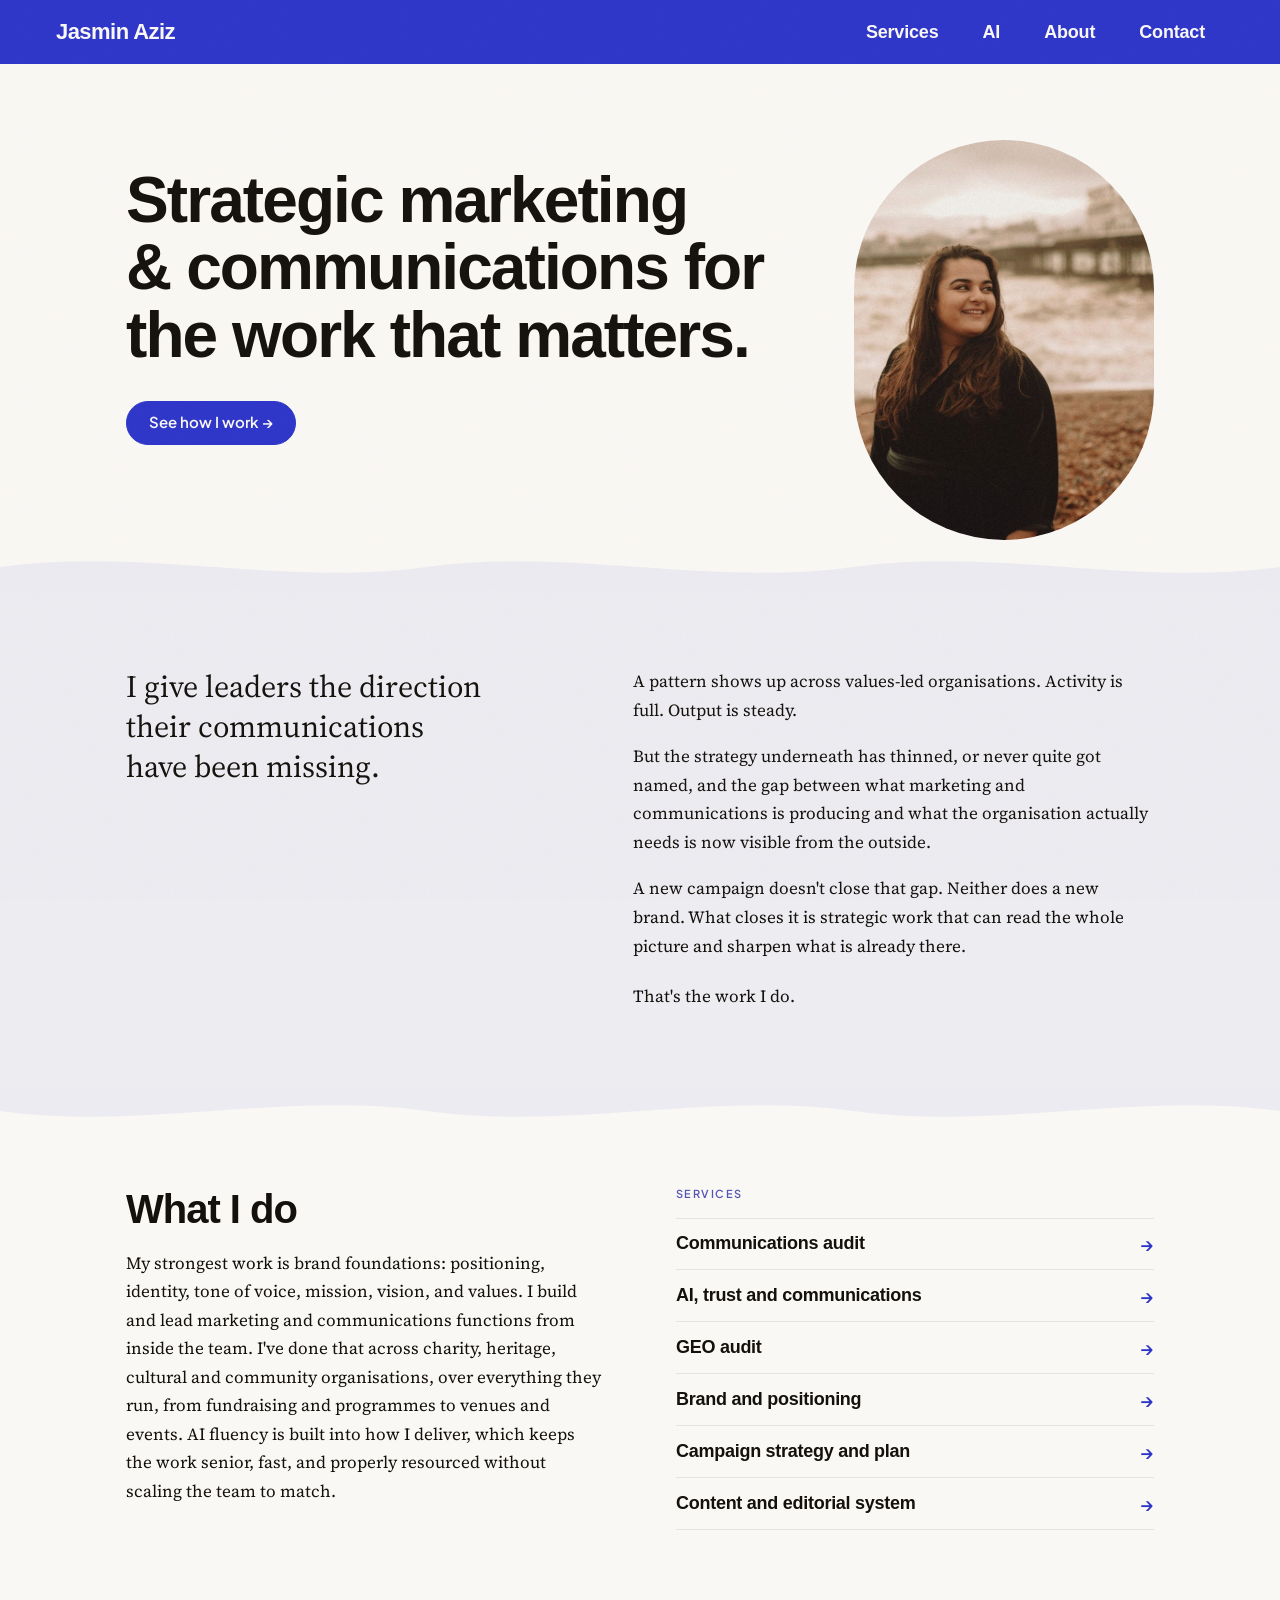
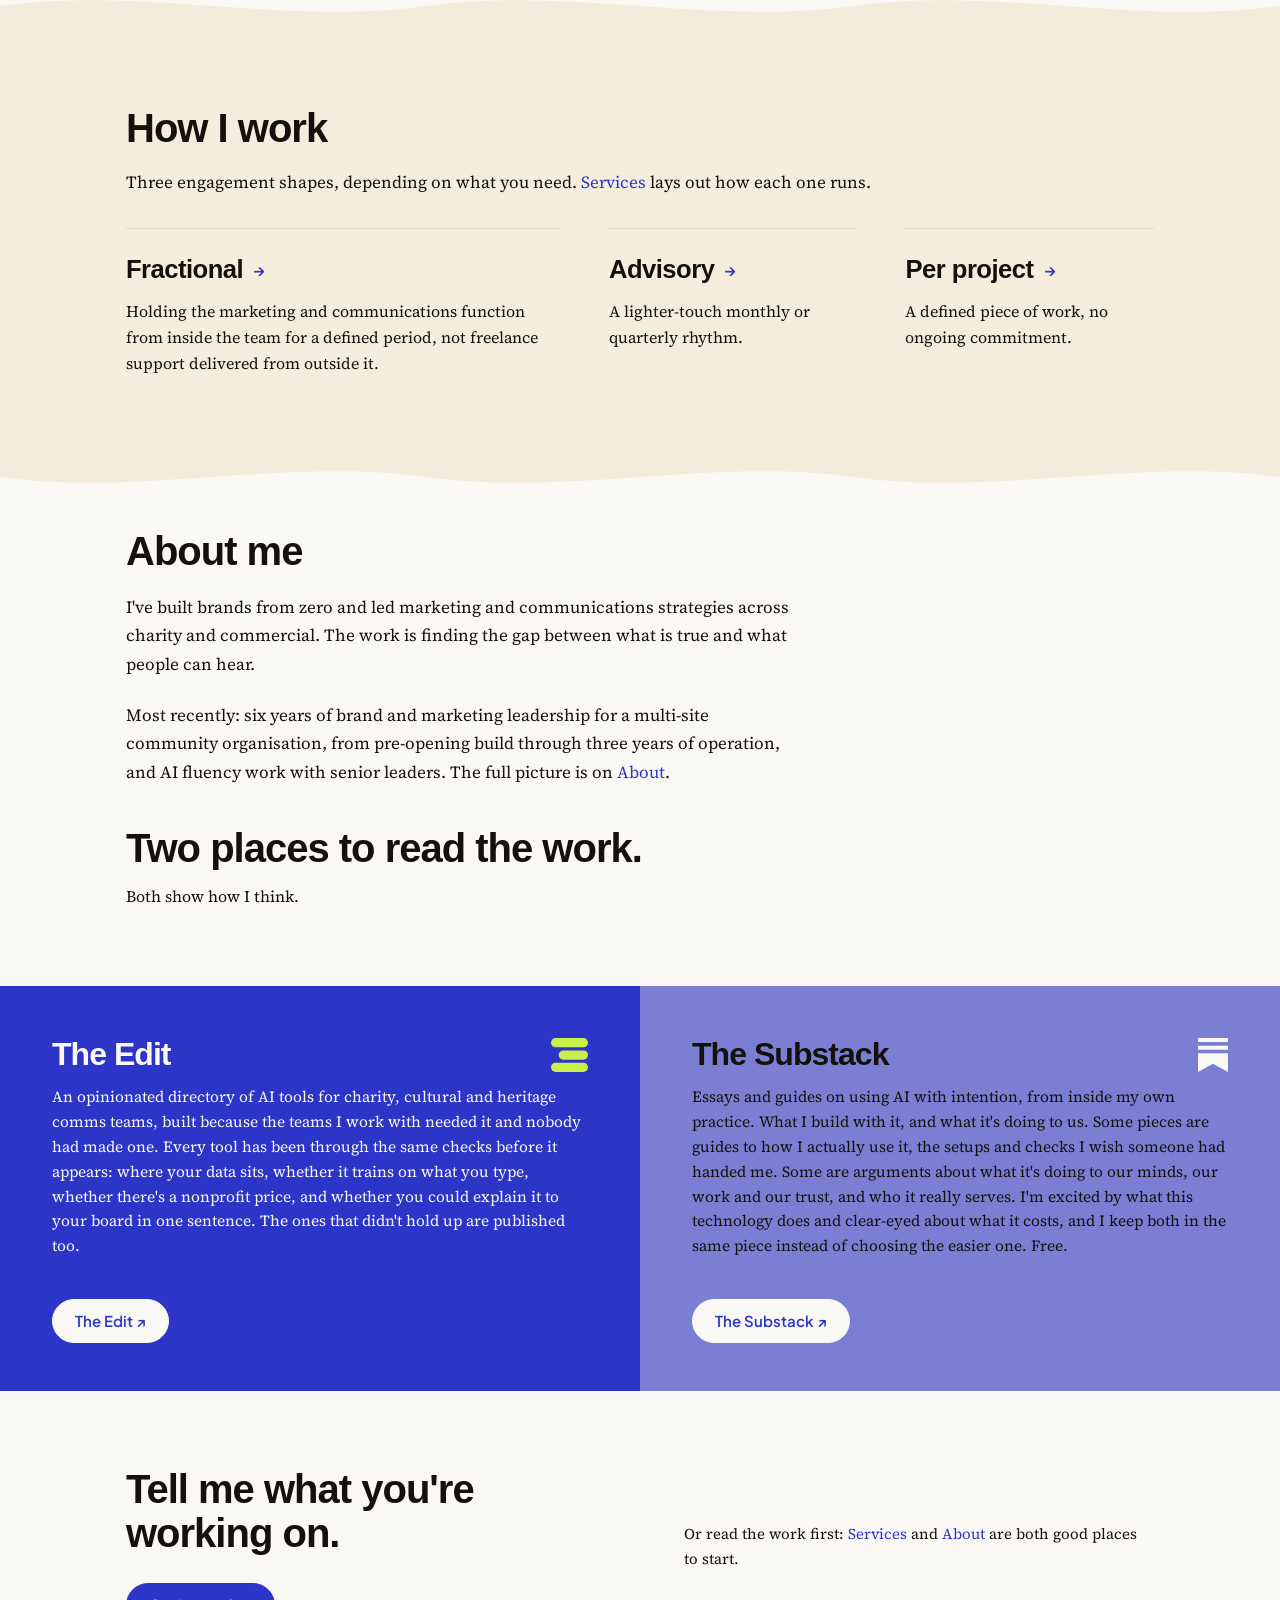
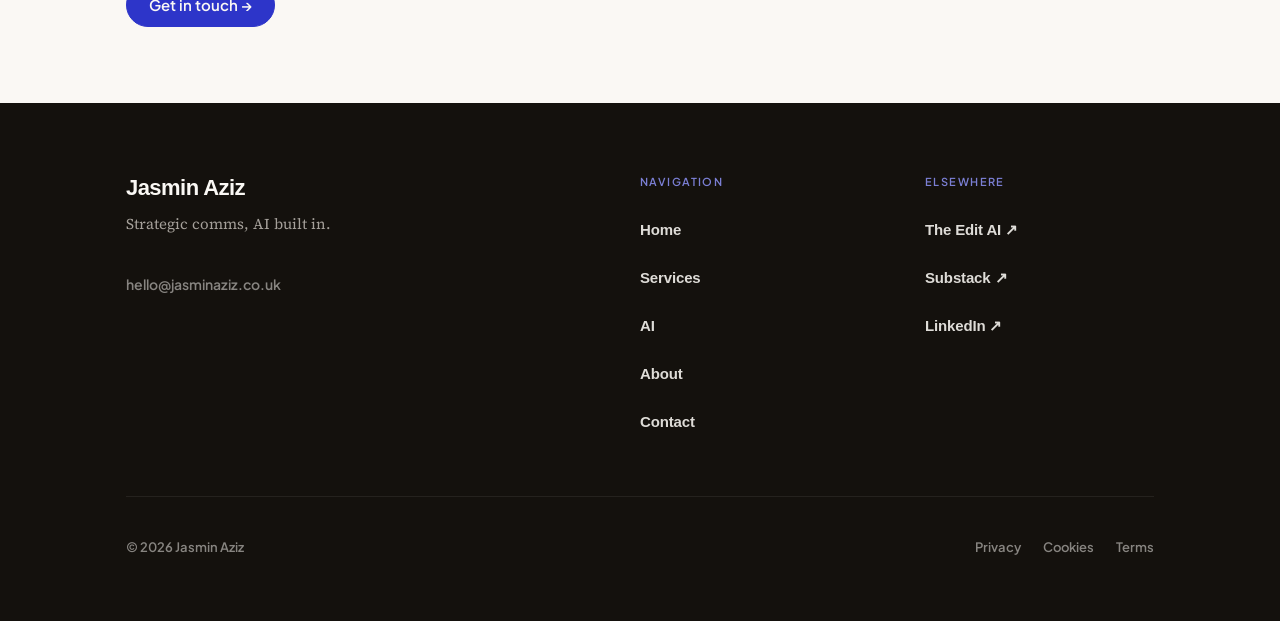
<file: index.html>
<!DOCTYPE html>
<html lang="en-GB">
<head>
<meta charset="UTF-8">
<meta name="viewport" content="width=device-width, initial-scale=1.0">
<title>Jasmin Aziz | Strategic Marketing &amp; Communications</title>
<meta name="description" content="Strategic marketing and communications for values-led organisations. Brand foundations, campaigns, content systems, and fractional leadership.">
<link rel="canonical" href="https://www.jasminaziz.co.uk/">
<meta property="og:title" content="Jasmin Aziz | Strategic Marketing &amp; Communications">
<meta property="og:description" content="Strategic communications for values-led organisations. Brand, positioning, campaigns, and fractional leadership. AI fluency built into delivery.">
<meta property="og:image" content="https://www.jasminaziz.co.uk/assets/og-brand-2026-09.png">
<meta property="og:image:width" content="1200">
<meta property="og:image:height" content="630">
<meta property="og:image:alt" content="Jasmin Aziz: strategic marketing &amp; communications for the work that matters.">
<meta property="og:url" content="https://www.jasminaziz.co.uk/">
<meta property="og:type" content="website">
<meta name="twitter:card" content="summary_large_image">
<meta name="twitter:title" content="Jasmin Aziz | Strategic Marketing &amp; Communications">
<meta name="twitter:description" content="Strategic communications for values-led organisations. Brand, positioning, campaigns, and fractional leadership. AI fluency built into delivery.">
<meta name="twitter:image" content="https://www.jasminaziz.co.uk/assets/og-brand-2026-09.png">
<meta name="twitter:image:alt" content="Jasmin Aziz: strategic marketing &amp; communications for the work that matters.">
<link rel="icon" href="/favicon.ico" sizes="32x32"><link rel="icon" type="image/svg+xml" href="/favicon.svg"><link rel="apple-touch-icon" href="/apple-touch-icon.png">
<link rel="preconnect" href="https://fonts.googleapis.com">
<link rel="preconnect" href="https://fonts.gstatic.com" crossorigin>
<link href="https://fonts.googleapis.com/css2?family=Plus+Jakarta+Sans:ital,wght@0,500;0,600&family=Source+Serif+4:ital,opsz,wght@0,8..60,400&display=swap" rel="stylesheet">
<link href="https://api.fontshare.com/v2/css?f[]=chillax@700&display=swap" rel="stylesheet">
<link rel="stylesheet" href="site.css">
<link rel="stylesheet" href="homepage.css">

<script type="application/ld+json">
{
  "@context": "https://schema.org",
  "@type": "Person",
  "name": "Jasmin Aziz",
  "jobTitle": "Strategic Marketing and Communications Consultant",
  "description": "Strategic marketing and communications consultant working with organisations that hold sensitive data and answer to a board. Brand foundations, positioning, campaigns, content systems, and fractional leadership. AI fluency built into delivery.",
  "url": "https://www.jasminaziz.co.uk",
  "address": {
    "@type": "PostalAddress",
    "addressCountry": "UK"
  },
  "knowsAbout": [
    "Strategic marketing and communications",
    "Brand strategy and positioning",
    "Campaign strategy",
    "Content and editorial systems",
    "AI governance and training",
    "Fractional leadership",
    "Charity and third sector communications",
    "Heritage sector communications"
  ],
  "hasOccupation": {
    "@type": "Occupation",
    "name": "Strategic Marketing and Communications Consultant",
    "description": "Independent strategic marketing and communications consultancy for organisations that hold sensitive data and answer to a board. Services include communications audit, brand and positioning, campaign strategy, content and editorial systems, AI governance and training, and fractional leadership.",
    "occupationLocation": {
      "@type": "Country",
      "name": "United Kingdom"
    }
  },
  "sameAs": [
    "https://www.linkedin.com/in/jasmin-r-aziz/",
    "https://jasminaziz.substack.com",
    "https://theeditai.co.uk"
  ]
}
</script>
</head>
<body>
<a class="skip-link" href="#main-content">Skip to content</a>

<!-- ── NAV ─────────────────────────────────────────────────────────
     Desktop: inline pill links. Mobile: hamburger + drawer.
     .nav-toggle triggers JS toggle of .open on #nav-drawer
     and .nav-open on .site-nav (animates bars to ×).
  ──────────────────────────────────────────────────────────────── -->
<nav class="site-nav" aria-label="Primary">
  <a href="/" class="wordmark">Jasmin Aziz</a>

  <!-- Desktop inline links -->
  <ul class="nav-list">
    <li><a href="/services">Services</a></li>
    <li><a href="/ai">AI</a></li>
    <li><a href="/about">About</a></li>
    <li><a href="/contact">Contact</a></li>
  </ul>

  <!-- Mobile hamburger (hidden desktop, shown ≤640px) -->
  <button class="nav-toggle" aria-label="Open navigation" aria-expanded="false" aria-controls="nav-drawer">
    <span class="nav-toggle-bar"></span>
    <span class="nav-toggle-bar"></span>
    <span class="nav-toggle-bar"></span>
  </button>
</nav>

<!-- Mobile drawer — sibling to nav, sticky top:56px, animates via max-height -->
<nav class="nav-drawer" id="nav-drawer" aria-hidden="true" aria-label="Mobile">
  <ul class="nav-drawer-list">
    <li><a href="/services">Services</a></li>
    <li><a href="/ai">AI</a></li>
    <li><a href="/about">About</a></li>
    <li><a href="/contact">Contact</a></li>
  </ul>
</nav>

<main id="main-content" tabindex="-1">

<!-- ── HERO ─────────────────────────────────────────────────────── -->
<div class="wrap">
  <section class="hero">
    <div class="hero-grid">

      <div class="hero-content">
        <h1 class="hero-h1">Strategic&nbsp;marketing &amp;&nbsp;communications for the work that matters.</h1>

        <div class="hero-body">
          <div class="hero-intro">
            <a href="/services" class="pill pill-cobalt">See how I work →</a>
          </div>
        </div>
      </div>

      <div class="hero-portrait-wrap">
        <picture>
          <source media="(max-width: 900px)" srcset="assets/jasmin-headshot-landscape.jpg">
          <img class="hero-portrait" src="assets/jasmin-headshot.jpg" width="640" height="853" alt="Jasmin Aziz" loading="eager">
        </picture>
      </div>

    </div>
  </section>
</div>

<!-- ── DIAGNOSIS BAND ──────────────────────────────────────────────── -->
<section class="who-section who-section--periwinkle">
  <div class="wrap">
    <div class="diag-grid">
      <p class="diag-lead">I give leaders the direction their communications have been missing.</p>
      <div class="hero-diagnosis">
        <p>A pattern shows up across values-led organisations. Activity is full. Output is steady.</p>
        <p>But the strategy underneath has thinned, or never quite got named, and the gap between what marketing and communications is producing and what the organisation actually needs is now visible from the outside.</p>
        <p>A new campaign doesn't close that gap. Neither does a new brand. What closes it is strategic work that can read the whole picture and sharpen what is already there.</p>
        <p class="hero-diagnosis-close">That's the work I do.</p>
      </div>
    </div>
  </div>
</section>

<!-- ── WHAT I DO ────────────────────────────────────────────────── -->
<div class="wrap">
  <section class="diff-section">
    <!-- diff-body-grid: copy (1fr) + services pill index (1fr). ≤768px: single col -->
    <div class="diff-body-grid">
      <div>
        <h2 class="section-head" style="margin-bottom:18px;">What I do</h2>
        <div class="diff-paras">
          <p>My strongest work is brand foundations: positioning, identity, tone of voice, mission, vision, and values. I build and lead marketing and communications functions from inside the team. I've done that across charity, heritage, cultural and community organisations, over everything they run, from fundraising and programmes to venues and events. AI fluency is built into how I deliver, which keeps the work senior, fast, and properly resourced without scaling the team to match.</p>
        </div>
      </div>
      <div class="svc-index">
        <span class="label" style="margin-bottom:18px;">Services</span>
        <a href="/services#audit" class="stack-pill">Communications audit</a>
        <a href="/ai" class="stack-pill">AI, trust and communications</a>
        <a href="/services#geo-audit" class="stack-pill">GEO audit</a>
        <a href="/services#brand" class="stack-pill">Brand and positioning</a>
        <a href="/services#campaign" class="stack-pill">Campaign strategy and plan</a>
        <a href="/services#content" class="stack-pill">Content and editorial system</a>
      </div>
    </div>
  </section>
</div>

<!-- ── HOW I WORK ────────────────────────────────────────────────
     Ochre-tinted band. The three engagement shapes as a definition
     row: term (links to its Services block), then its definition.
     Columns sized to their definitions: Fractional's is the longest.
  ──────────────────────────────────────────────────────────────── -->
<section class="who-section">
  <div class="wrap">
    <h2 class="section-head" style="margin-bottom:18px;">How I work</h2>
    <p class="shapes-lead">Three engagement shapes, depending on what you need. <a href="/services" style="color:var(--cobalt);text-decoration:none;">Services</a> lays out how each one runs.</p>
    <div class="shapes-row">
      <div class="shape-def">
        <h3><a href="/services#fractional" class="shape-def-term">Fractional</a></h3>
        <p>Holding the marketing and communications function from inside the team for a defined period, not freelance support delivered from outside it.</p>
      </div>
      <div class="shape-def">
        <h3><a href="/services#advisory" class="shape-def-term">Advisory</a></h3>
        <p>A lighter-touch monthly or quarterly rhythm.</p>
      </div>
      <div class="shape-def">
        <h3><a href="/services#per-project" class="shape-def-term">Per project</a></h3>
        <p>A defined piece of work, no ongoing commitment.</p>
      </div>
    </div>
  </div>
</section>

<!-- ── ABOUT BRIDGE ─────────────────────────────────────────────── -->
<div class="wrap">
  <section class="about-section">
    <h2 class="section-head">About me</h2>
    <div class="diff-paras" style="margin-top:20px;">
      <p>I've built brands from zero and led marketing and communications strategies across charity and commercial. The work is finding the gap between what is true and what people can hear.</p>
      <p>Most recently: six years of brand and marketing leadership for a multi-site community organisation, from pre-opening build through three years of operation, and AI fluency work with senior leaders. The full picture is on <a href="/about" style="color:var(--cobalt);text-decoration:none;">About</a>.</p>
    </div>
  </section>
</div>

<!-- ── PROOF SURFACES ───────────────────────────────────────────── -->
<div class="wrap">
  <section class="proof-section">
    <h2 class="section-head">Two places to read the work.</h2>
    <p class="proof-intro">Both show how I think.</p>
  </section>
</div>

<!-- proof-cards: full-bleed, outside .wrap. 2-col desk → 1-col ≤768px -->
<div class="proof-cards">
  <div class="proof-card proof-card-cobalt">
    <svg class="card-mark" viewBox="4 5 24 22" width="37" height="34" aria-hidden="true" focusable="false"><rect x="4" y="5" width="24" height="6" rx="3" fill="#C8F04A"/><rect x="9" y="13" width="19" height="6" rx="3" fill="#C8F04A"/><rect x="4" y="21" width="24" height="6" rx="3" fill="#C8F04A"/></svg>
    <h3>The Edit</h3>
    <p>An opinionated directory of AI tools for charity, cultural and heritage comms teams, built because the teams I work with needed it and nobody had made one. Every tool has been through the same checks before it appears: where your data sits, whether it trains on what you type, whether there's a nonprofit price, and whether you could explain it to your board in one sentence. The ones that didn't hold up are published too.</p>
    <a href="https://theeditai.co.uk/" class="card-link" target="_blank" rel="noopener">The Edit ↗&#xFE0E;<span class="sr-only"> (opens in new tab)</span></a>
  </div>
  <div class="proof-card proof-card-periwinkle">
    <svg class="card-mark" viewBox="1.46 0 21.08 24" width="30" height="34" aria-hidden="true" focusable="false"><path fill="#FAF8F4" d="M22.539 8.242H1.46V5.406h21.08v2.836zM1.46 10.812V24L12 18.11 22.54 24V10.812H1.46zM22.54 0H1.46v2.836h21.08V0z"/></svg>
    <h3>The Substack</h3>
    <p>Essays and guides on using AI with intention, from inside my own practice. What I build with it, and what it's doing to us. Some pieces are guides to how I actually use it, the setups and checks I wish someone had handed me. Some are arguments about what it's doing to our minds, our work and our trust, and who it really serves. I'm excited by what this technology does and clear-eyed about what it costs, and I keep both in the same piece instead of choosing the easier one. Free.</p>
    <a href="https://jasminaziz.substack.com" class="card-link" target="_blank" rel="noopener">The Substack ↗&#xFE0E;<span class="sr-only"> (opens in new tab)</span></a>
  </div>
</div>

<!-- ── CTA ──────────────────────────────────────────────────────── -->
<div class="wrap">
  <section class="cta-section">
    <!-- cta-grid: 2-col desk → 1-col ≤768px -->
    <div class="cta-grid">
      <div class="cta-left">
        <h2 class="section-head">Tell me what you're working on.</h2>
        <div style="margin-top:28px;display:flex;flex-direction:column;align-items:flex-start;gap:16px;">
          <a href="/contact" class="pill pill-cobalt">Get in touch →</a>
        </div>
      </div>
      <div class="cta-right">
        <p class="cta-right-note">Or read the work first: <a href="/services" style="color:var(--cobalt);text-decoration:none;">Services</a> and <a href="/about" style="color:var(--cobalt);text-decoration:none;">About</a> are both good places to start.</p>
      </div>
    </div>
  </section>
</div>

<!-- ── FOOTER ────────────────────────────────────────────────────── -->

</main>
<footer>
  <div class="wrap">
    <!-- footer-grid: 3-col desk → 2-col 768px (brand full-width) → 1-col 480px -->
    <div class="footer-grid">
      <div>
        <a href="/" class="footer-wordmark">Jasmin Aziz</a>
        <span class="footer-tagline">Strategic comms, AI built in.</span>
        <a href="mailto:hello@jasminaziz.co.uk" class="footer-contact">hello@jasminaziz.co.uk</a>
      </div>
      <div>
        <span class="footer-col-label">Navigation</span>
        <ul class="footer-nav-list">
          <li><a href="/">Home</a></li>
          <li><a href="/services">Services</a></li>
          <li><a href="/ai">AI</a></li>
          <li><a href="/about">About</a></li>
          <li><a href="/contact">Contact</a></li>
        </ul>
      </div>
      <div>
        <span class="footer-col-label">Elsewhere</span>
        <ul class="footer-nav-list">
          <li><a href="https://theeditai.co.uk/" target="_blank" rel="noopener">The Edit AI ↗&#xFE0E;<span class="sr-only"> (opens in new tab)</span></a></li>
          <li><a href="https://jasminaziz.substack.com" target="_blank" rel="noopener">Substack ↗&#xFE0E;<span class="sr-only"> (opens in new tab)</span></a></li>
          <li><a href="https://www.linkedin.com/in/jasmin-r-aziz/" target="_blank" rel="noopener">LinkedIn ↗&#xFE0E;<span class="sr-only"> (opens in new tab)</span></a></li>
        </ul>
      </div>
    </div>
    <!-- footer-bottom: row desk → column ≤480px -->
    <div class="footer-bottom">
      <span class="footer-meta">© 2026 Jasmin Aziz</span>
      <div class="footer-legal">
        <a href="/legal#privacy" class="footer-legal-link">Privacy</a>
        <a href="/legal#cookies" class="footer-legal-link">Cookies</a>
        <a href="/legal#terms" class="footer-legal-link">Terms</a>
      </div>
    </div>
  </div>
</footer>

<!-- ── MOBILE NAV TOGGLE ─────────────────────────────────────────
     Toggles .open on #nav-drawer (max-height animation)
     and .nav-open on .site-nav (hamburger → × animation).
     Closes on: Escape key, link tap, click outside nav.
  ──────────────────────────────────────────────────────────────── -->
<script>
(function () {
  var nav    = document.querySelector('.site-nav');
  var toggle = document.querySelector('.nav-toggle');
  var drawer = document.getElementById('nav-drawer');

  if (!toggle || !drawer) return;

  function open() {
    drawer.classList.add('open');
    nav.classList.add('nav-open');
    toggle.setAttribute('aria-expanded', 'true');
    toggle.setAttribute('aria-label', 'Close navigation');
    drawer.setAttribute('aria-hidden', 'false');
  }

  function close() {
    drawer.classList.remove('open');
    nav.classList.remove('nav-open');
    toggle.setAttribute('aria-expanded', 'false');
    toggle.setAttribute('aria-label', 'Open navigation');
    drawer.setAttribute('aria-hidden', 'true');
  }

  toggle.addEventListener('click', function () {
    drawer.classList.contains('open') ? close() : open();
  });

  /* Close on Escape */
  document.addEventListener('keydown', function (e) {
    if (e.key === 'Escape' && drawer.classList.contains('open')) close();
  });

  /* Close when a drawer link is tapped */
  drawer.querySelectorAll('a').forEach(function (a) {
    a.addEventListener('click', close);
  });

  /* Close on tap outside nav + drawer */
  document.addEventListener('click', function (e) {
    if (!nav.contains(e.target) && !drawer.contains(e.target)) close();
  });
}());
</script>

<button id="scroll-top-btn" class="scroll-top-btn" aria-label="Back to top">
  <svg width="20" height="20" viewBox="0 0 20 20" fill="none" aria-hidden="true">
    <path d="M10 15V5M5 10l5-5 5 5" stroke="currentColor" stroke-width="2" stroke-linecap="round" stroke-linejoin="round"/>
  </svg>
</button>
<script src="scroll-top.js"></script>
</body>
</html>
</file>
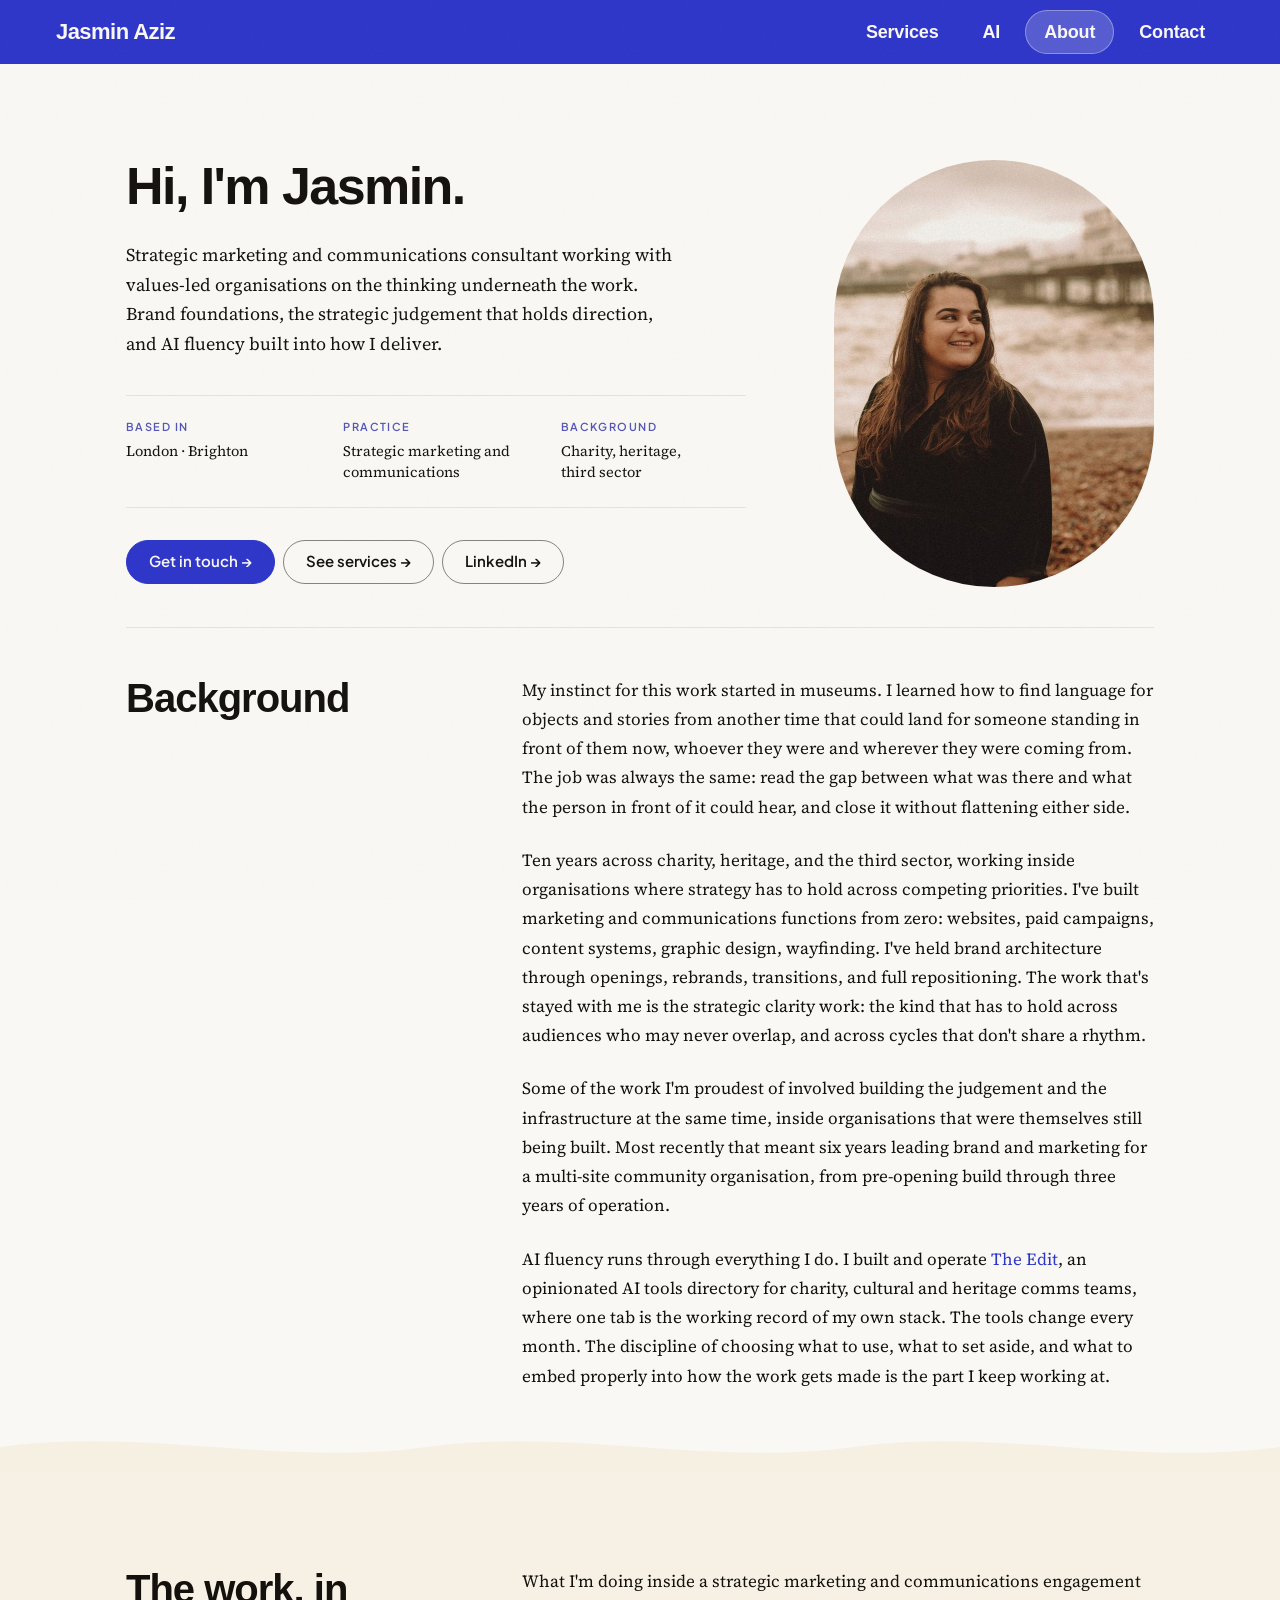
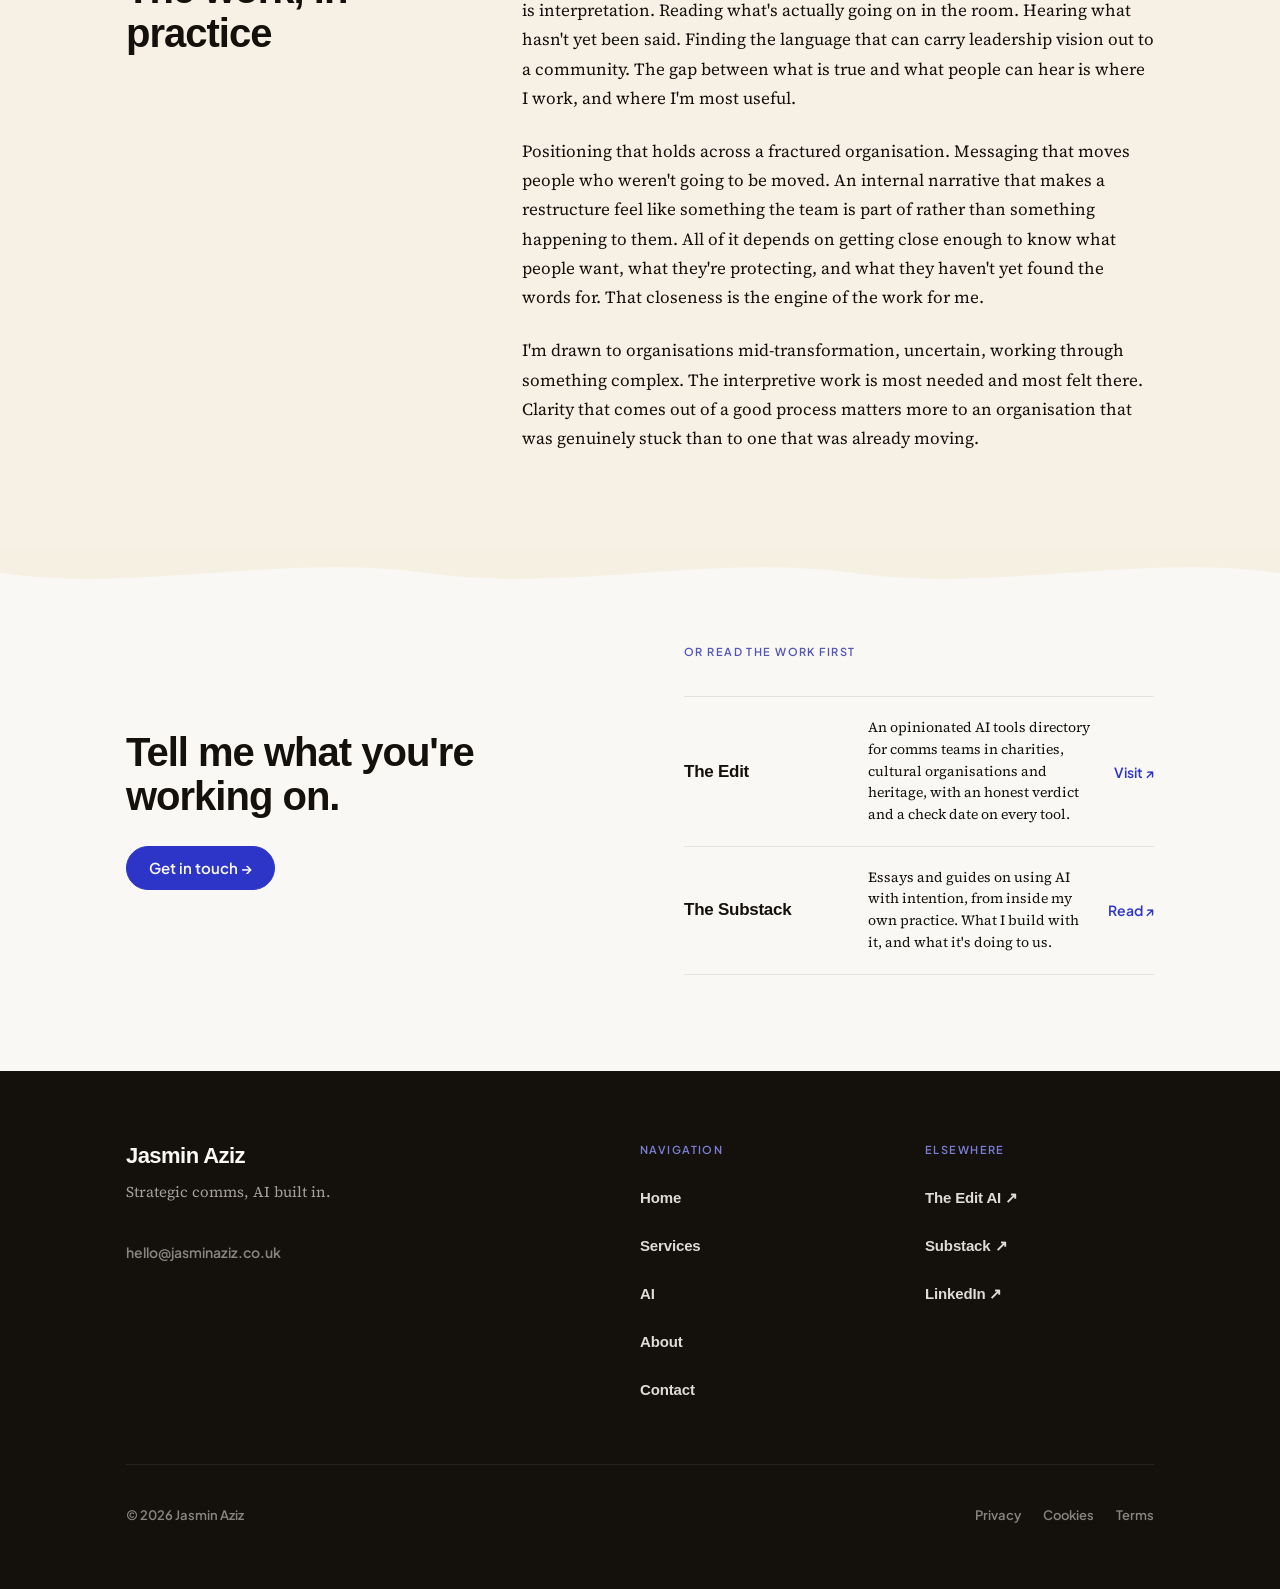
<file: about.html>
<!DOCTYPE html>
<html lang="en-GB">
<head>
<meta charset="UTF-8">
<meta name="viewport" content="width=device-width, initial-scale=1.0">
<title>About Jasmin Aziz | Marketing &amp; Communications</title>
<meta name="description" content="Strategic marketing and communications consultant. Ten years across charity, heritage, and the third sector. Background, practice, and approach.">
<link rel="canonical" href="https://www.jasminaziz.co.uk/about">
<meta property="og:title" content="About Jasmin Aziz | Marketing &amp; Communications">
<meta property="og:description" content="Strategic communications for values-led organisations. Brand, positioning, campaigns, and fractional leadership. AI fluency built into delivery.">
<meta property="og:image" content="https://www.jasminaziz.co.uk/assets/og-brand-2026-09.png">
<meta property="og:image:width" content="1200">
<meta property="og:image:height" content="630">
<meta property="og:image:alt" content="Jasmin Aziz: strategic marketing &amp; communications for the work that matters.">
<meta property="og:url" content="https://www.jasminaziz.co.uk/about">
<meta property="og:type" content="website">
<meta name="twitter:card" content="summary_large_image">
<meta name="twitter:title" content="About Jasmin Aziz | Marketing &amp; Communications">
<meta name="twitter:description" content="Strategic communications for values-led organisations. Brand, positioning, campaigns, and fractional leadership. AI fluency built into delivery.">
<meta name="twitter:image" content="https://www.jasminaziz.co.uk/assets/og-brand-2026-09.png">
<meta name="twitter:image:alt" content="Jasmin Aziz: strategic marketing &amp; communications for the work that matters.">
<link rel="icon" href="/favicon.ico" sizes="32x32"><link rel="icon" type="image/svg+xml" href="/favicon.svg"><link rel="apple-touch-icon" href="/apple-touch-icon.png">
<link rel="preconnect" href="https://fonts.googleapis.com">
<link rel="preconnect" href="https://fonts.gstatic.com" crossorigin>
<link href="https://fonts.googleapis.com/css2?family=Plus+Jakarta+Sans:ital,wght@0,500;0,600&family=Source+Serif+4:ital,opsz,wght@0,8..60,400&display=swap" rel="stylesheet">
<link href="https://api.fontshare.com/v2/css?f[]=chillax@700&display=swap" rel="stylesheet">
<link rel="stylesheet" href="site.css">
<style>

/* ── ABOUT-SPECIFIC ── */

/* CTA section: override site.css clamp to match homepage rhythm */
.cta-section { padding: var(--sv) 0; }

/* Content-width rule between tinted band and CTA */
.about-rule {
  border: none;
  border-top: 1px solid var(--rule);
  margin: 0;
}

.about-hero {
  padding: var(--sv) 0 40px;
}

.about-hero-grid {
  display: grid;
  grid-template-columns: minmax(0, 1fr) 320px;
  gap: 72px;
  align-items: start;
}

.about-h1 {
  font-family: 'Chillax', 'Helvetica Neue', sans-serif;
  font-weight: 700;
  font-size: var(--fs-h1);
  letter-spacing: -0.03em;
  line-height: 1.0;
  color: var(--ink);
  margin-bottom: 28px;
}

/* About hero — lede + facts + pills, balancing the portrait column */
.about-lede {
  font-size: 18px;
  line-height: 1.65;
  color: var(--ink);
  text-wrap: pretty;
  max-width: 560px;
  margin-bottom: 36px;
}

.about-facts {
  display: grid;
  grid-template-columns: repeat(3, 1fr);
  gap: 32px;
  padding: 24px 0;
  border-top: 1px solid var(--rule);
  border-bottom: 1px solid var(--rule);
  margin-bottom: 32px;
  max-width: 620px;
}

.about-fact {
  display: flex;
  flex-direction: column;
  gap: 8px;
}

.about-fact-label {
  font-family: 'Plus Jakarta Sans', sans-serif;
  font-weight: 600;
  font-size: var(--fs-label);
  letter-spacing: 0.13em;
  text-transform: uppercase;
  color: var(--periwinkle-text); /* #5255B5, 5.95:1 on cream */
}

.about-fact-value {
  font-family: 'Source Serif 4', serif;
  font-size: 14.5px;
  line-height: 1.45;
  color: var(--ink);
  text-wrap: pretty;
}

.about-hero-pills {
  display: flex;
  flex-wrap: wrap;
  gap: 8px;
  align-items: center;
}

@media (max-width: 760px) {
  .about-facts {
    grid-template-columns: 1fr;
    gap: 18px;
  }
}

/* Headshot — real image */
.headshot-wrap { position: relative; }

.headshot-image {
  width: 100%;
  height: auto; /* the img's height attribute would otherwise fix it at 853px */
  aspect-ratio: 3/4;
  object-fit: cover;
  display: block;
  background: rgba(123,127,212,0.06);
  border-radius: 999px;
}

/* Headshot placeholder (kept for fallback styling, currently unused) */
.headshot-placeholder {
  width: 100%;
  aspect-ratio: 3/4;
  border-radius: 999px;
  background: repeating-linear-gradient(
    -45deg,
    rgba(123,127,212,0.07) 0px,
    rgba(123,127,212,0.07) 1px,
    transparent 1px,
    transparent 12px
  );
  border: 1px solid rgba(123,127,212,0.2);
  display: flex;
  flex-direction: column;
  align-items: center;
  justify-content: center;
  gap: 12px;
}

.headshot-placeholder-label {
  font-family: 'Plus Jakarta Sans', sans-serif;
  font-weight: 600;
  font-size: 9px;
  letter-spacing: 0.14em;
  text-transform: uppercase;
  color: var(--periwinkle);
  opacity: 0.6;
  text-align: center;
  line-height: 1.8;
}

/* Credibility section */
.credibility-section {
  padding: 48px 0 80px;
}


.credibility-grid {
  display: grid;
  grid-template-columns: 1fr 2fr;
  gap: 80px;
  align-items: start;
}

.credibility-grid .label { margin-bottom: 20px; }

.credibility-body p {
  font-size: 17px;
  line-height: 1.72;
  text-wrap: pretty;
}

.credibility-body p + p {
  margin-top: 24px;
}

/* Personal buy-in section — flush-filled wave caps, ochre tint
   Matches .who-section vocabulary used on home + services.        */
.personal-section {
  padding: var(--sv) 0;
  background: rgba(201,154,44,0.08);
  position: relative;
  overflow: visible;
}

.personal-section > .wrap {
  position: relative;
  z-index: 2;
}

/* Wave cap above — filled shape, same colour as section bg */
.personal-section::before {
  content: '';
  display: block;
  position: absolute;
  top: -48px;
  left: 0;
  width: 100%;
  height: 48px;
  background: rgba(201,154,44,0.08);
  -webkit-mask-image: url("data:image/svg+xml,%3Csvg xmlns='http://www.w3.org/2000/svg' viewBox='0 0 1440 48' preserveAspectRatio='none'%3E%3Cpath d='M0,48 L0,24 C160,4 320,44 480,24 C640,4 800,44 960,24 C1120,4 1280,44 1440,24 L1440,48 Z' fill='black'/%3E%3C/svg%3E");
  -webkit-mask-size: 100% 100%;
  mask-image: url("data:image/svg+xml,%3Csvg xmlns='http://www.w3.org/2000/svg' viewBox='0 0 1440 48' preserveAspectRatio='none'%3E%3Cpath d='M0,48 L0,24 C160,4 320,44 480,24 C640,4 800,44 960,24 C1120,4 1280,44 1440,24 L1440,48 Z' fill='black'/%3E%3C/svg%3E");
  mask-size: 100% 100%;
  pointer-events: none;
}

/* Wave cap below — same colour, inverted wave */
.personal-section::after {
  content: '';
  display: block;
  position: absolute;
  bottom: -48px;
  left: 0;
  width: 100%;
  height: 48px;
  background: rgba(201,154,44,0.08);
  -webkit-mask-image: url("data:image/svg+xml,%3Csvg xmlns='http://www.w3.org/2000/svg' viewBox='0 0 1440 48' preserveAspectRatio='none'%3E%3Cpath d='M0,0 L0,24 C160,44 320,4 480,24 C640,44 800,4 960,24 C1120,44 1280,4 1440,24 L1440,0 Z' fill='black'/%3E%3C/svg%3E");
  -webkit-mask-size: 100% 100%;
  mask-image: url("data:image/svg+xml,%3Csvg xmlns='http://www.w3.org/2000/svg' viewBox='0 0 1440 48' preserveAspectRatio='none'%3E%3Cpath d='M0,0 L0,24 C160,44 320,4 480,24 C640,44 800,4 960,24 C1120,44 1280,4 1440,24 L1440,0 Z' fill='black'/%3E%3C/svg%3E");
  mask-size: 100% 100%;
  pointer-events: none;
  z-index: 1;
}

.personal-inner {
  display: grid;
  grid-template-columns: 1fr 2fr;
  gap: 80px;
  align-items: start;
}

.personal-inner .label { margin-bottom: 20px; }

.personal-body p {
  font-size: 17px;
  line-height: 1.72;
  text-wrap: pretty;
}

.personal-body p + p {
  margin-top: 24px;
}

/* ── FIND-LINK-ROW ─────────────────────────────────────────────────
   Editorial closing component. Three-column rule-separated row:
   [name 160px] [description 1fr] [arrow auto]
   Used on About page only, in the cta-right column.
   Mobile (≤640px): reflows to 2-col name+arrow / full-width desc.
   ─────────────────────────────────────────────────────────────── */
.find-work-section {
  padding: var(--sv) 0;
}

.find-work-grid {
  display: grid;
  grid-template-columns: 1fr 2fr;
  gap: 80px;
  align-items: start;
}

.find-work-grid .label { margin-bottom: 20px; }
.find-work-grid .section-head { font-size: 30px; }

.find-links {
  display: flex;
  flex-direction: column;
  gap: 0;
}

.find-link-row {
  display: grid;
  grid-template-columns: 160px 1fr auto;
  gap: 24px;
  align-items: center;
  padding: 20px 0;
  border-bottom: 1px solid var(--rule);
  text-decoration: none;
  transition: opacity 150ms ease;
}

.find-link-row:first-child { border-top: 1px solid var(--rule); }
.find-link-row:hover, .find-link-row:active { opacity: 0.75; }
.find-link-row { min-height: 56px; }

.find-link-name {
  font-family: 'Chillax', 'Helvetica Neue', sans-serif;
  font-weight: 700;
  font-size: 17px;
  letter-spacing: -0.015em;
  color: var(--ink);
}

.find-link-desc {
  font-size: 14px;
  line-height: 1.55;
  color: var(--ink);
}

.find-link-arrow {
  font-family: 'Plus Jakarta Sans', sans-serif;
  font-weight: 600;
  font-size: 0.875rem;
  color: var(--cobalt);
  white-space: nowrap;
}

/* =================================================================
   ABOUT — MOBILE BREAKPOINTS
   ================================================================= */

/* ── 768px: all 2-col grids → 1-col ──────────────────────────── */
@media (max-width: 768px) {

  .about-hero-grid {
    grid-template-columns: 1fr 200px;
    gap: 40px;
  }

  /* Portrait: constrained to column width */
  .headshot-image {
    max-width: 200px;
    aspect-ratio: 3/4;
    object-position: top;
  }

  .about-facts {
    grid-template-columns: 1fr;
    gap: 16px;
  }

  .credibility-grid {
    grid-template-columns: 1fr;
    gap: 20px;
  }
  .credibility-body p { font-size: 16px; }

  .personal-inner {
    grid-template-columns: 1fr;
    gap: 20px;
  }
  .personal-body p { font-size: 16px; }

  .find-work-grid {
    grid-template-columns: 1fr;
    gap: 20px;
  }
}

/* ── 640px: type scale + find-link-row restructure ──────────── */
@media (max-width: 640px) {

  .about-lede { font-size: 16px; }

  /* Portrait: move above text, center it, smaller size */
  .about-hero-grid { display: flex; flex-direction: column; }
  .headshot-wrap {
    order: -1;
    display: flex;
    justify-content: center;
    margin-bottom: 8px;
  }
  .headshot-image {
    max-width: 100%;
    aspect-ratio: 1/1;
    border-radius: 12px;
    object-position: top;
  }

  /* find-link-row: 160px 1fr auto → name+arrow row 1, desc row 2
     Avoids 160px fixed col eating half the 390px viewport.       */
  .find-link-row {
    grid-template-columns: 1fr auto;
    gap: 6px 16px;
    min-height: 44px;
    padding: 16px 0;
  }
  .find-link-name  { grid-column: 1; grid-row: 1; }
  .find-link-desc  { grid-column: 1 / -1; grid-row: 2; font-size: 13px; }
  .find-link-arrow { grid-column: 2; grid-row: 1; align-self: center; }
}

</style>

</head>
<body>
<a class="skip-link" href="#main-content">Skip to content</a>

<!-- NAV -->
<nav class="site-nav" aria-label="Primary">
  <a href="/" class="wordmark">Jasmin Aziz</a>
  <ul class="nav-list">
    <li><a href="/services">Services</a></li>
    <li><a href="/ai">AI</a></li>
    <li><a href="/about" class="active">About</a></li>
    <li><a href="/contact">Contact</a></li>
  </ul>
  <button class="nav-toggle" aria-label="Open navigation" aria-expanded="false" aria-controls="nav-drawer">
    <span class="nav-toggle-bar"></span>
    <span class="nav-toggle-bar"></span>
    <span class="nav-toggle-bar"></span>
  </button>
</nav>
<nav class="nav-drawer" id="nav-drawer" aria-hidden="true" aria-label="Mobile">
  <ul class="nav-drawer-list">
    <li><a href="/services">Services</a></li>
    <li><a href="/ai">AI</a></li>
    <li><a href="/about">About</a></li>
    <li><a href="/contact">Contact</a></li>
  </ul>
</nav>

<main id="main-content" tabindex="-1">

<!-- HERO -->
<div class="wrap">
  <div class="about-hero">
    <div class="about-hero-grid">
      <div>
        <h1 class="about-h1">Hi, I'm Jasmin.</h1>
        <p class="about-lede">Strategic marketing and communications consultant working with values-led organisations on the thinking underneath the work. Brand foundations, the strategic judgement that holds direction, and AI fluency built into how I deliver.</p>
        <div class="about-facts">
          <div class="about-fact">
            <span class="about-fact-label">Based in</span>
            <span class="about-fact-value">London · Brighton</span>
          </div>
          <div class="about-fact">
            <span class="about-fact-label">Practice</span>
            <span class="about-fact-value">Strategic marketing and communications</span>
          </div>
          <div class="about-fact">
            <span class="about-fact-label">Background</span>
            <span class="about-fact-value">Charity, heritage, third sector</span>
          </div>
        </div>
        <div class="about-hero-pills">
          <a href="/contact" class="pill pill-cobalt">Get in touch →</a>
          <a href="/services" class="pill">See services →</a>
          <a href="https://www.linkedin.com/in/jasmin-r-aziz/" class="pill" target="_blank" rel="noopener">LinkedIn →<span class="sr-only"> (opens in new tab)</span></a>
        </div>
      </div>
      <div class="headshot-wrap">
        <img class="headshot-image" src="assets/jasmin-headshot.jpg" width="640" height="853" alt="Jasmin Aziz, photographed on Brighton beach" loading="eager">
      </div>
    </div>
  </div>
</div>

<!-- SECTION RULE -->
<div class="wrap"><hr class="about-rule"></div>

<!-- CREDIBILITY SECTION -->
<div class="wrap">
  <section class="credibility-section">
    <div class="credibility-grid">
      <div>
        <h2 class="section-head">Background</h2>
      </div>
      <div class="credibility-body">
        <p>My instinct for this work started in museums. I learned how to find language for objects and stories from another time that could land for someone standing in front of them now, whoever they were and wherever they were coming from. The job was always the same: read the gap between what was there and what the person in front of it could hear, and close it without flattening either side.</p>
        <p>Ten years across charity, heritage, and the third sector, working inside organisations where strategy has to hold across competing priorities. I've built marketing and communications functions from zero: websites, paid campaigns, content systems, graphic design, wayfinding. I've held brand architecture through openings, rebrands, transitions, and full repositioning. The work that's stayed with me is the strategic clarity work: the kind that has to hold across audiences who may never overlap, and across cycles that don't share a rhythm.</p>
        <p>Some of the work I'm proudest of involved building the judgement and the infrastructure at the same time, inside organisations that were themselves still being built. Most recently that meant six years leading brand and marketing for a multi-site community organisation, from pre-opening build through three years of operation.</p>
        <p>AI fluency runs through everything I do. I built and operate <a href="https://theeditai.co.uk/" style="color:var(--cobalt);text-decoration:none;" target="_blank" rel="noopener">The Edit<span class="sr-only"> (opens in new tab)</span></a>, an opinionated AI tools directory for charity, cultural and heritage comms teams, where one tab is the working record of my own stack. The tools change every month. The discipline of choosing what to use, what to set aside, and what to embed properly into how the work gets made is the part I keep working at.</p>
      </div>
    </div>
  </section>
</div>

<!-- PERSONAL BUY-IN SECTION (flush-filled wave caps) -->
<section class="personal-section">
  <div class="wrap">
    <div class="personal-inner">
      <div>
        <h2 class="section-head">The work, in practice</h2>
      </div>
      <div class="personal-body">
        <p>What I'm doing inside a strategic marketing and communications engagement is interpretation. Reading what's actually going on in the room. Hearing what hasn't yet been said. Finding the language that can carry leadership vision out to a community. The gap between what is true and what people can hear is where I work, and where I'm most useful.</p>
        <p>Positioning that holds across a fractured organisation. Messaging that moves people who weren't going to be moved. An internal narrative that makes a restructure feel like something the team is part of rather than something happening to them. All of it depends on getting close enough to know what people want, what they're protecting, and what they haven't yet found the words for. That closeness is the engine of the work for me.</p>
        <p>I'm drawn to organisations mid-transformation, uncertain, working through something complex. The interpretive work is most needed and most felt there. Clarity that comes out of a good process matters more to an organisation that was genuinely stuck than to one that was already moving.</p>
      </div>
    </div>
  </div>
</section>

<!-- CLOSING: GET IN TOUCH + READ THE WORK -->
<div class="wrap">
  <section class="cta-section">
    <div class="cta-grid">
      <div class="cta-left">
        <h2 class="section-head">Tell me what you're working on.</h2>
        <div style="margin-top:28px;display:flex;flex-direction:column;align-items:flex-start;gap:16px;">
          <a href="/contact" class="pill pill-cobalt">Get in touch →</a>
        </div>
      </div>
      <div class="cta-right">
        <span class="label" style="margin-bottom:20px;display:block;">Or read the work first</span>
        <div class="find-links">
          <a href="https://theeditai.co.uk/" class="find-link-row" target="_blank" rel="noopener" aria-label="The Edit (opens in new tab)">
            <span class="find-link-name">The Edit</span>
            <span class="find-link-desc">An opinionated AI tools directory for comms teams in charities, cultural organisations and heritage, with an honest verdict and a check date on every tool.</span>
            <span class="find-link-arrow">Visit ↗&#xFE0E;</span>
          </a>
          <a href="https://jasminaziz.substack.com" class="find-link-row" target="_blank" rel="noopener" aria-label="The Substack (opens in new tab)">
            <span class="find-link-name">The Substack</span>
            <span class="find-link-desc">Essays and guides on using AI with intention, from inside my own practice. What I build with it, and what it's doing to us.</span>
            <span class="find-link-arrow">Read ↗&#xFE0E;</span>
          </a>
        </div>
      </div>
    </div>
  </section>
</div>

<!-- FOOTER -->

</main>
<footer>
  <div class="wrap">
    <div class="footer-grid">
      <div>
        <a href="/" class="footer-wordmark">Jasmin Aziz</a>
        <span class="footer-tagline">Strategic comms, AI built in.</span>
        <a href="mailto:hello@jasminaziz.co.uk" class="footer-contact">hello@jasminaziz.co.uk</a>
      </div>
      <div>
        <span class="footer-col-label">Navigation</span>
        <ul class="footer-nav-list">
          <li><a href="/">Home</a></li>
          <li><a href="/services">Services</a></li>
          <li><a href="/ai">AI</a></li>
          <li><a href="/about">About</a></li>
          <li><a href="/contact">Contact</a></li>
        </ul>
      </div>
      <div>
        <span class="footer-col-label">Elsewhere</span>
        <ul class="footer-nav-list">
          <li><a href="https://theeditai.co.uk/" target="_blank" rel="noopener">The Edit AI ↗&#xFE0E;<span class="sr-only"> (opens in new tab)</span></a></li>
          <li><a href="https://jasminaziz.substack.com" target="_blank" rel="noopener">Substack ↗&#xFE0E;<span class="sr-only"> (opens in new tab)</span></a></li>
          <li><a href="https://www.linkedin.com/in/jasmin-r-aziz/" target="_blank" rel="noopener">LinkedIn ↗&#xFE0E;<span class="sr-only"> (opens in new tab)</span></a></li>
        </ul>
      </div>
    </div>
    <div class="footer-bottom">
      <span class="footer-meta">© 2026 Jasmin Aziz</span>
      <div class="footer-legal">
        <a href="/legal#privacy" class="footer-legal-link">Privacy</a>
        <a href="/legal#cookies" class="footer-legal-link">Cookies</a>
        <a href="/legal#terms" class="footer-legal-link">Terms</a>
      </div>
    </div>
  </div>
</footer>

<button id="scroll-top-btn" class="scroll-top-btn" aria-label="Back to top">
  <svg width="20" height="20" viewBox="0 0 20 20" fill="none" aria-hidden="true">
    <path d="M10 15V5M5 10l5-5 5 5" stroke="currentColor" stroke-width="2" stroke-linecap="round" stroke-linejoin="round"/>
  </svg>
</button>
<script src="nav.js"></script>
<script src="scroll-top.js"></script>
</body>
</html>
</file>
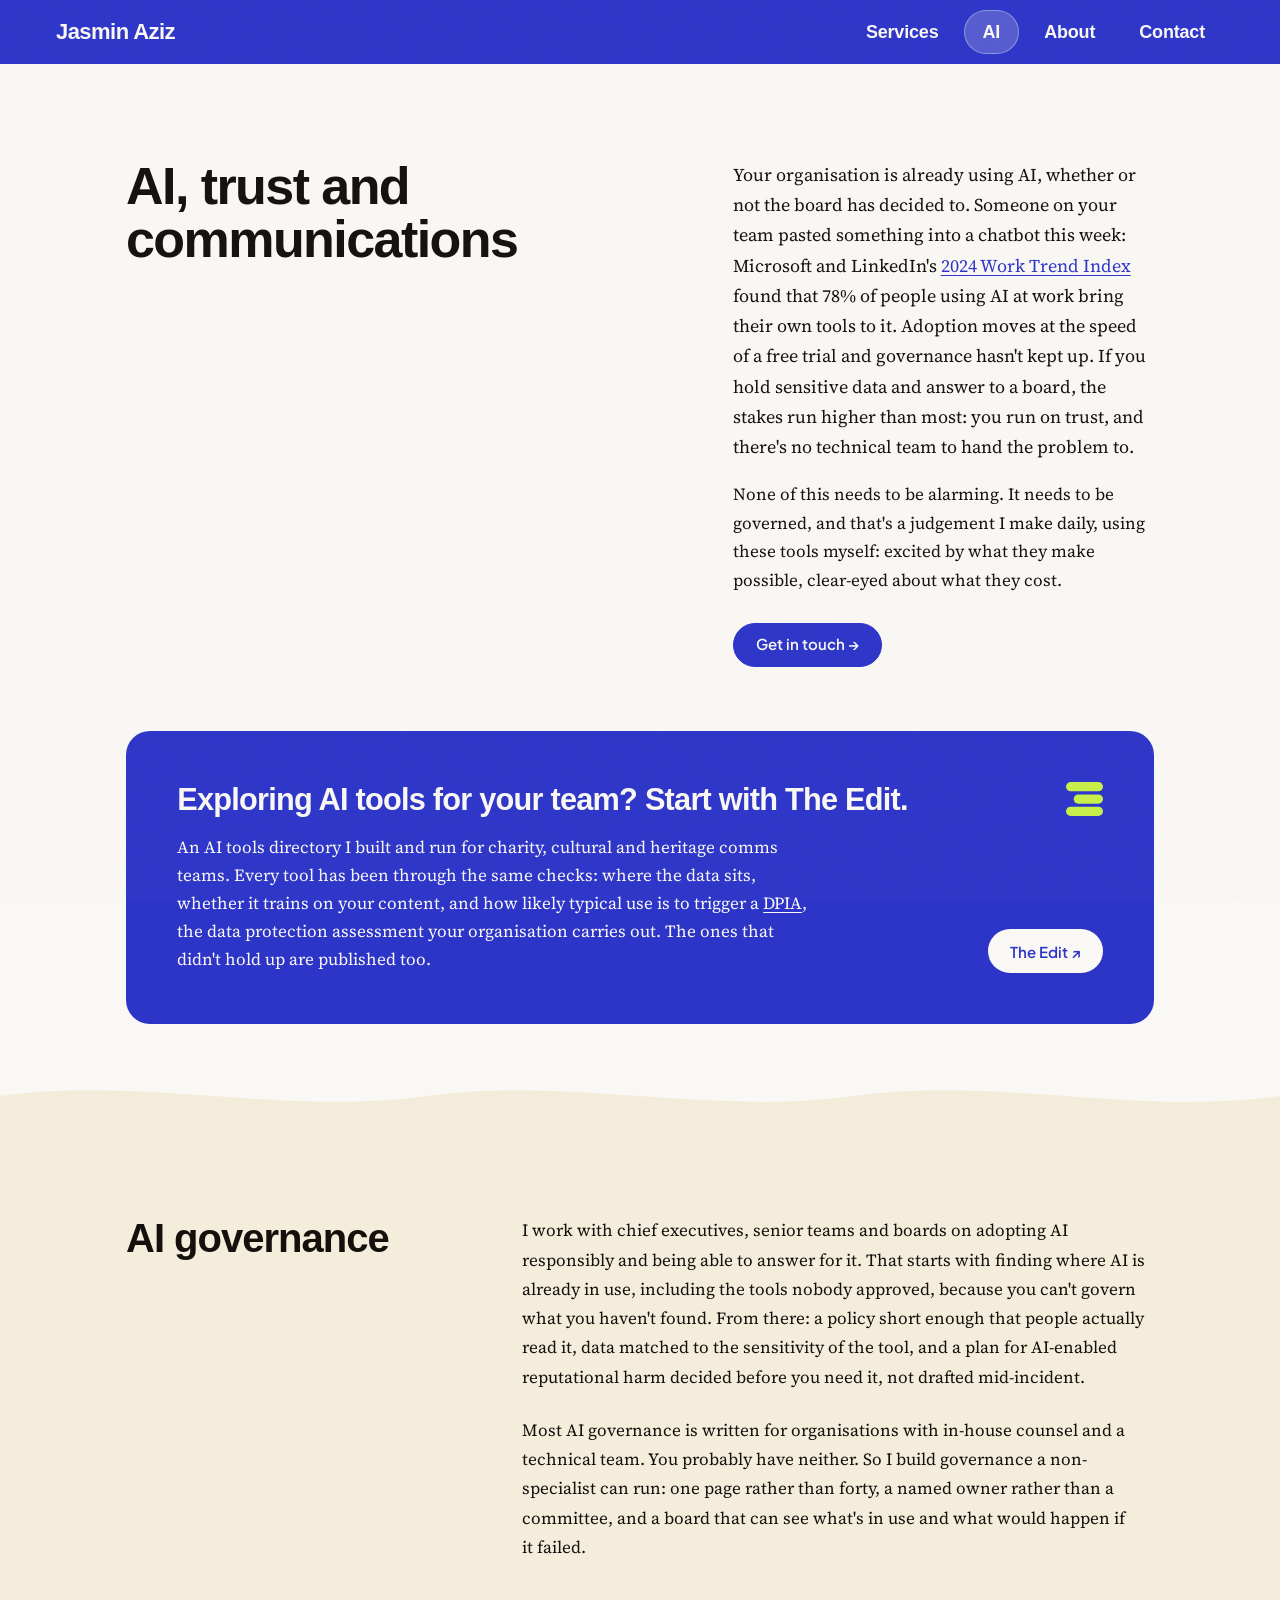
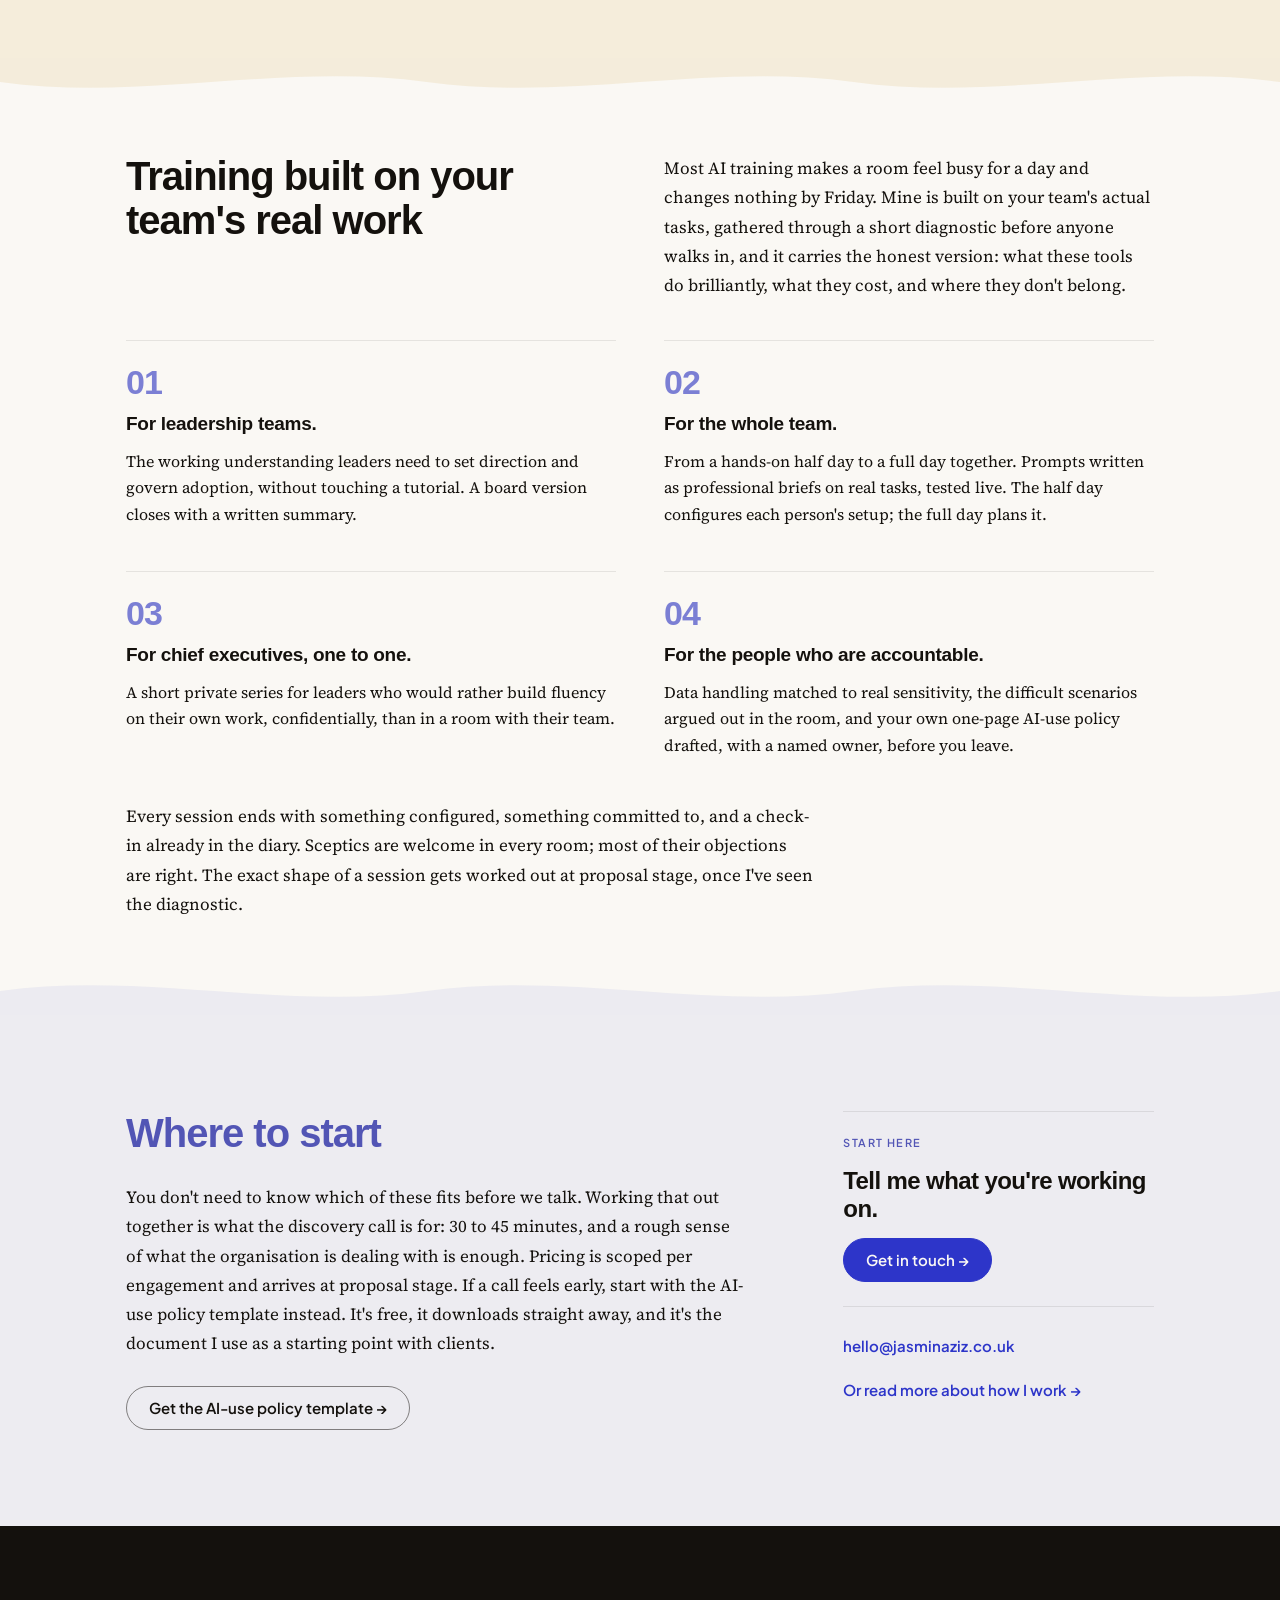
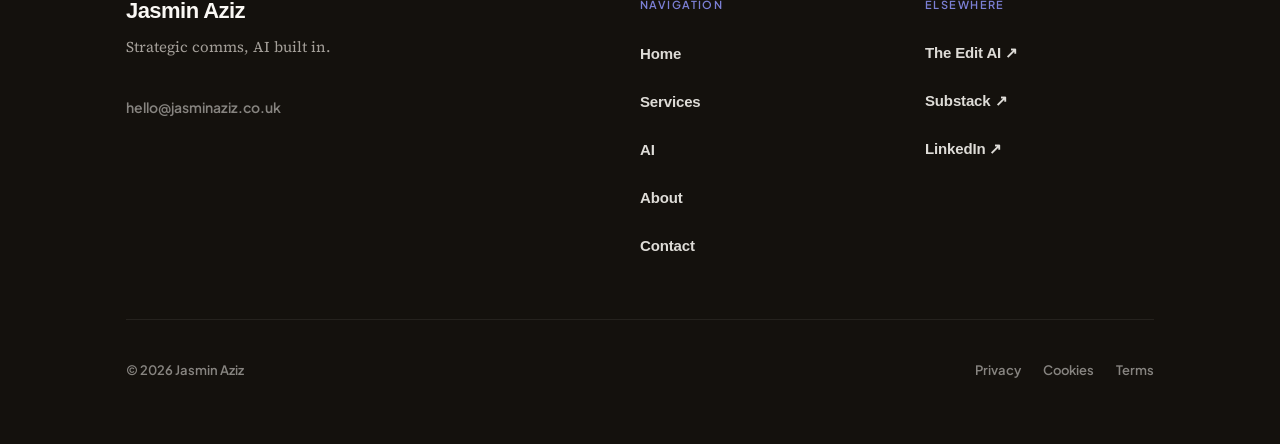
<file: ai.html>
<!DOCTYPE html>
<html lang="en-GB">
<head>
<meta charset="UTF-8">
<meta name="viewport" content="width=device-width, initial-scale=1.0">
<title>AI, Trust and Communications | Jasmin Aziz</title>
<meta name="author" content="Jasmin Aziz">
<meta name="description" content="AI governance and training for organisations without a technical team. Adoption your board can stand behind, and training built on your team's real work.">
<link rel="canonical" href="https://www.jasminaziz.co.uk/ai">
<meta property="og:title" content="AI, Trust and Communications | Jasmin Aziz">
<meta property="og:description" content="AI governance and training for organisations without a technical team. Adoption your board can stand behind, and training built on your team's real work.">
<meta property="og:image" content="https://www.jasminaziz.co.uk/assets/og-ai-2026-09.png">
<meta property="og:image:width" content="1200">
<meta property="og:image:height" content="630">
<meta property="og:image:alt" content="Jasmin Aziz. AI, trust and communications: AI governance and training for organisations without a technical team.">
<meta property="og:url" content="https://www.jasminaziz.co.uk/ai">
<meta property="og:type" content="website">
<meta name="twitter:card" content="summary_large_image">
<meta name="twitter:title" content="AI, Trust and Communications | Jasmin Aziz">
<meta name="twitter:description" content="AI governance and training for organisations without a technical team. Adoption your board can stand behind, and training built on your team's real work.">
<meta name="twitter:image" content="https://www.jasminaziz.co.uk/assets/og-ai-2026-09.png">
<meta name="twitter:image:alt" content="Jasmin Aziz. AI, trust and communications: AI governance and training for organisations without a technical team.">
<link rel="icon" href="/favicon.ico" sizes="32x32"><link rel="icon" type="image/svg+xml" href="/favicon.svg"><link rel="apple-touch-icon" href="/apple-touch-icon.png">
<link rel="preconnect" href="https://fonts.googleapis.com">
<link rel="preconnect" href="https://fonts.gstatic.com" crossorigin>
<link rel="preconnect" href="https://api.fontshare.com">
<link rel="preconnect" href="https://cdn.fontshare.com" crossorigin>
<!-- Fonts load without blocking first paint (11 Oct 2026); noscript keeps them for visitors without JavaScript -->
<link rel="preload" href="https://fonts.googleapis.com/css2?family=Plus+Jakarta+Sans:ital,wght@0,500;0,600&family=Source+Serif+4:ital,opsz,wght@0,8..60,400&display=swap" as="style" onload="this.onload=null;this.rel='stylesheet'">
<noscript><link rel="stylesheet" href="https://fonts.googleapis.com/css2?family=Plus+Jakarta+Sans:ital,wght@0,500;0,600&family=Source+Serif+4:ital,opsz,wght@0,8..60,400&display=swap"></noscript>
<link rel="preload" href="https://api.fontshare.com/v2/css?f[]=chillax@700&display=swap" as="style" onload="this.onload=null;this.rel='stylesheet'">
<noscript><link rel="stylesheet" href="https://api.fontshare.com/v2/css?f[]=chillax@700&display=swap"></noscript>
<script type="application/ld+json">
{
  "@context": "https://schema.org",
  "@type": "Service",
  "@id": "https://www.jasminaziz.co.uk/ai#service",
  "name": "AI, trust and communications",
  "description": "Governance and training for the people accountable for AI use. Finds where AI is already in use, matches data handling to the sensitivity of the tool, and trains from your team's real work. Not a general AI introduction.",
  "provider": { "@type": "Person", "@id": "https://www.jasminaziz.co.uk/#person", "name": "Jasmin Aziz", "url": "https://www.jasminaziz.co.uk" },
  "areaServed": "United Kingdom",
  "url": "https://www.jasminaziz.co.uk/ai"
}
</script>
<link rel="stylesheet" href="site.css">
<style>
/* ── AI PAGE — page-specific styles ──
   Reuses site.css shared components (wrap, label, pill,
   section-head, who-section bands, nav, footer, tokens). Only the
   layout below is page-local — no new colours, no new type styles. */

/* Page header: the site's heading-left, body-right pattern. The H1 stands
   alone on the left; the lead, one short paragraph and the CTA read on the
   right, so the CTA follows the argument instead of floating beside it.
   Start-aligned: a stretched column turns surplus height into a void
   (2026-08-31). */
.ai-intro { padding: var(--sv) 0; }

.ai-intro-grid {
  display: grid;
  grid-template-columns: 5fr 4fr;
  gap: 80px;
  align-items: start;
}

.ai-intro-head {
  display: flex;
  flex-direction: column;
  justify-content: flex-start;
  align-items: flex-start;
  gap: 32px;
}

.ai-h1 {
  font-family: 'Chillax', 'Chillax Fallback', 'Helvetica Neue', sans-serif;
  font-weight: 700;
  font-size: var(--fs-h1);
  letter-spacing: -0.03em;
  line-height: 1.02;
  color: var(--ink);
  margin: 0;
  text-wrap: balance;
}

.ai-lead p {
  font-size: 17px;
  line-height: 1.68;
  color: var(--ink);
  text-wrap: pretty;
}

.ai-lead p:first-child { font-size: 18px; }

.ai-lead p + p { margin-top: 18px; }

.ai-lead { max-width: 44rem; }
.ai-lead-cta { margin-top: 28px; }

/* The Edit panel: The Edit lifted out of the prose as proof. Cobalt, like
   the homepage card, contained in the column grid. Cream on cobalt 8.0:1. */
.ai-edit {
  margin-top: 64px;
  background: var(--cobalt);
  color: var(--cream);
  border-radius: 24px;
  padding: clamp(32px, 4vw, 52px);
  display: grid;
  grid-template-columns: minmax(0, 1fr) auto;
  gap: 48px;
  align-items: end;
  position: relative;
}

/* The Edit's own mark, top right, level with the heading. Its favicon
   lime (#C8F04A) is the one colour here from outside the site palette,
   because it is The Edit's logo. Decorative: the heading and link name it. */
.ai-edit-mark {
  position: absolute;
  top: clamp(32px, 4vw, 52px);
  right: clamp(32px, 4vw, 52px);
  display: block;
}

.ai-edit-head {
  font-family: 'Chillax', 'Chillax Fallback', 'Helvetica Neue', sans-serif;
  font-weight: 700;
  font-size: clamp(1.5rem, 2.4vw, 2rem);
  letter-spacing: -0.025em;
  line-height: 1.15;
  text-wrap: balance;
}

.ai-edit-desc {
  margin-top: 16px;
  font-size: var(--fs-body);
  line-height: 1.65;
  max-width: 40rem;
  text-wrap: pretty;
}

.ai-edit-link {
  display: inline-flex;
  align-items: center;
  min-height: 44px;
  padding: 11px 22px;
  border-radius: 100px;
  background: var(--cream);
  color: var(--cobalt);
  font-family: 'Plus Jakarta Sans', 'Plus Jakarta Sans Fallback', sans-serif;
  font-weight: 600;
  font-size: var(--fs-small);
  text-decoration: none;
  white-space: nowrap;
  transition: background 200ms ease;
}

.ai-edit-link { justify-self: start; }
.ai-edit-link:hover, .ai-edit-link:active { background: rgba(250,248,244,0.85); }
.ai-edit-link:focus-visible { outline: 2px solid var(--cream); outline-offset: 3px; border-radius: 100px; }

/* Body sections — heading left (1fr) / body right (2fr), the site's
   native section pattern (About credibility, Services how-grid). */
.ai-section { padding: var(--sv) 0; }

.ai-grid {
  display: grid;
  grid-template-columns: 1fr 2fr;
  gap: 80px;
  align-items: start;
}


.ai-body p {
  font-size: 17px;
  line-height: 1.72;
  color: var(--ink);
  text-wrap: pretty;
}

.ai-body p + p { margin-top: 24px; }

/* The four rooms — 2×2 editorial grid, hairline-ruled.
   The one new layout on this page; built from existing tokens. */
.ai-rooms {
  display: grid;
  grid-template-columns: 1fr 1fr;
  column-gap: 48px;
  row-gap: 44px;
  margin-top: 40px;
}

.ai-room {
  border-top: 1px solid var(--rule);
  padding-top: 24px;
}

/* Periwinkle numeral — the numbering device the Services blocks use,
   scaled for the grid. Ties the rooms into the site's visual language. */
.ai-room-num {
  font-family: 'Chillax', 'Chillax Fallback', 'Helvetica Neue', sans-serif;
  font-weight: 700;
  font-size: 34px;
  letter-spacing: -0.03em;
  line-height: 1;
  color: var(--periwinkle);
  display: block;
  margin-bottom: 14px;
}

.ai-room-label {
  font-family: 'Chillax', 'Chillax Fallback', 'Helvetica Neue', sans-serif;
  font-weight: 700;
  font-size: 19px;
  letter-spacing: -0.015em;
  line-height: 1.2;
  color: var(--ink);
  margin-bottom: 12px;
}

.ai-room-desc {
  font-size: 16px;
  line-height: 1.65;
  color: var(--ink);
  text-wrap: pretty;
}

/* Training section — full-width heading + numbered rooms as a set-piece.
   Kept on cream (not a tinted band) so it never sits against the
   periwinkle closing band, which was smearing the wave at that seam.
   The periwinkle band is now the only tinted band on the page. */
/* Heading and intro sit on the rooms' two columns, so the top of the
   section spans the same width as the grid below. The intro used to stop
   at 720px, a width that lined up with nothing. */
.ai-training-top {
  display: grid;
  grid-template-columns: 1fr 1fr;
  column-gap: 48px;
  align-items: start;
}
.ai-training-close { max-width: 720px; margin-top: 44px; }

/* Closing band: periwinkle who-section, shared .close-aside (site.css).
   Mirrors the Services page closing beat. */
.ai-close-grid {
  display: grid;
  grid-template-columns: 2fr 1fr;
  gap: 96px;
  align-items: start;
}

.ai-close-head { margin-bottom: 28px; }

/* The free policy template is the second path, so it gets a real button
   beside the sentence that offers it: the outline .pill, as on About. */
.ai-template-pill { margin-top: 28px; }

/* =================================================================
   AI PAGE — MOBILE BREAKPOINTS
   ================================================================= */

/* ── 900px: the header stacks (a two-column header runs tall here) ── */
@media (max-width: 900px) {
  .ai-intro-grid { grid-template-columns: 1fr; gap: 24px; }
  /* Half a column is too narrow for the training intro here */
  .ai-training-top { grid-template-columns: 1fr; row-gap: 22px; }
  .ai-training-intro { max-width: 720px; }
}

/* ── 768px: all 2-col grids → 1-col ──────────────────────────── */
@media (max-width: 768px) {
  .ai-intro-grid,
  .ai-grid,
  .ai-close-grid {
    grid-template-columns: 1fr;
    gap: 20px;
  }

  .ai-edit { grid-template-columns: 1fr; gap: 28px; align-items: start; }
  /* One column: keep the heading clear of the mark */
  .ai-edit-head { padding-right: 52px; }

  .ai-rooms {
    grid-template-columns: 1fr;
    column-gap: 0;
    row-gap: 32px;
  }

  .ai-room { padding-top: 22px; }
}

/* ── 640px: type scale ───────────────────────────────────────── */
@media (max-width: 640px) {
  .ai-lead p { font-size: 16px; }
  .ai-lead p:first-child { font-size: 17.5px; }
  .ai-body p { font-size: 16px; }
  .ai-room-num { font-size: 30px; }
  .ai-room-desc { font-size: 15.5px; }
}
</style>

</head>
<body>
<a class="skip-link" href="#main-content">Skip to content</a>

<!-- NAV -->
<nav class="site-nav" aria-label="Primary">
  <a href="/" class="wordmark">Jasmin Aziz</a>
  <ul class="nav-list">
    <li><a href="/services">Services</a></li>
    <li><a href="/ai" class="active">AI</a></li>
    <li><a href="/about">About</a></li>
    <li><a href="/contact">Contact</a></li>
  </ul>
  <button class="nav-toggle" aria-label="Open navigation" aria-expanded="false" aria-controls="nav-drawer">
    <span class="nav-toggle-bar"></span>
    <span class="nav-toggle-bar"></span>
    <span class="nav-toggle-bar"></span>
  </button>
</nav>
<nav class="nav-drawer" id="nav-drawer" aria-hidden="true" aria-label="Mobile">
  <ul class="nav-drawer-list">
    <li><a href="/services">Services</a></li>
    <li><a href="/ai">AI</a></li>
    <li><a href="/about">About</a></li>
    <li><a href="/contact">Contact</a></li>
  </ul>
</nav>

<main id="main-content" tabindex="-1">

<!-- PAGE HEADER -->
<div class="wrap">
  <div class="ai-intro">
    <div class="ai-intro-grid">
      <div class="ai-intro-head">
        <h1 class="ai-h1">AI, trust and communications</h1>
      </div>
      <div class="ai-lead">
        <p>Your organisation is already using AI, whether or not the board has decided to. Someone on your team pasted something into a chatbot this week: Microsoft and LinkedIn's <a href="https://www.microsoft.com/en-us/worklab/work-trend-index/ai-at-work-is-here-now-comes-the-hard-part" style="color:var(--cobalt);text-decoration:underline;text-decoration-thickness:1px;text-underline-offset:3px;">2024 Work Trend Index</a> found that 78% of people using AI at work bring their own tools to it. Adoption moves at the speed of a free trial and governance hasn't kept up. If you hold sensitive data and answer to a board, the stakes run higher than most: you run on trust, and there's no technical team to hand the problem to.</p>
        <p>None of this needs to be alarming. It needs to be governed, and that's a judgement I make daily, using these tools myself: excited by what they make possible, clear-eyed about what they cost.</p>
        <a href="/contact#ai" class="pill pill-cobalt ai-lead-cta">Get in touch →</a>
      </div>
    </div>

    <!-- The Edit, platformed as proof: built from the homepage cobalt card. -->
    <div class="ai-edit">
      <svg class="ai-edit-mark" viewBox="4 5 24 22" width="37" height="34" aria-hidden="true" focusable="false"><rect x="4" y="5" width="24" height="6" rx="3" fill="#C8F04A"/><rect x="9" y="13" width="19" height="6" rx="3" fill="#C8F04A"/><rect x="4" y="21" width="24" height="6" rx="3" fill="#C8F04A"/></svg>
      <div class="ai-edit-text">
        <h2 class="ai-edit-head">Exploring AI tools for your team? Start with The Edit.</h2>
        <p class="ai-edit-desc">An AI tools directory I built and run for charity, cultural and heritage comms teams. Every tool has been through the same checks: where the data sits, whether it trains on your content, and how likely typical use is to trigger a <a href="https://ico.org.uk/for-organisations/uk-gdpr-guidance-and-resources/accountability-and-governance/data-protection-impact-assessments-dpias/" style="color:var(--cream);text-decoration:underline;text-underline-offset:3px;">DPIA</a>, the data protection assessment your organisation carries out. The ones that didn't hold up are published too.</p>
      </div>
      <a href="https://theeditai.co.uk/" class="ai-edit-link" target="_blank" rel="noopener">The Edit ↗&#xFE0E;<span class="sr-only"> (opens in new tab)</span></a>
    </div>
  </div>
</div>

<!-- SECTION ONE · GOVERNANCE — beige band (separated from the periwinkle
     closing band by the cream training section, so no waves collide) -->
<section class="who-section">
  <div class="wrap">
    <div class="ai-grid">
      <div>
        <h2 class="section-head">AI governance</h2>
      </div>
      <div class="ai-body">
        <p>I work with chief executives, senior teams and boards on adopting AI responsibly and being able to answer for it. That starts with finding where AI is already in use, including the tools nobody approved, because you can't govern what you haven't found. From there: a policy short enough that people actually read it, data matched to the sensitivity of the tool, and a plan for AI-enabled reputational harm decided before you need it, not drafted mid-incident.</p>
        <p>Most AI governance is written for organisations with in-house counsel and a technical team. You probably have neither. So I build governance a non-specialist can run: one page rather than forty, a named owner rather than a committee, and a board that can see what's in use and what would happen if it failed.</p>
      </div>
    </div>
  </div>
</section>

<!-- SECTION TWO · TRAINING — full-width set-piece on cream -->
<section class="ai-section ai-training">
  <div class="wrap">
    <div class="ai-training-top">
      <h2 class="section-head ai-training-head">Training built on your team's real work</h2>
      <div class="ai-body ai-training-intro">
        <p>Most AI training makes a room feel busy for a day and changes nothing by Friday. Mine is built on your team's actual tasks, gathered through a short diagnostic before anyone walks in, and it carries the honest version: what these tools do brilliantly, what they cost, and where they don't belong.</p>
      </div>
    </div>

    <!-- The four rooms — numbered 2×2 set -->
    <div class="ai-rooms">
      <div class="ai-room">
        <span class="ai-room-num">01</span>
        <h3 class="ai-room-label">For leadership teams.</h3>
        <p class="ai-room-desc">The working understanding leaders need to set direction and govern adoption, without touching a tutorial. A board version closes with a written summary.</p>
      </div>
      <div class="ai-room">
        <span class="ai-room-num">02</span>
        <h3 class="ai-room-label">For the whole team.</h3>
        <p class="ai-room-desc">From a hands-on half day to a full day together. Prompts written as professional briefs on real tasks, tested live. The half day configures each person's setup; the full day plans it.</p>
      </div>
      <div class="ai-room">
        <span class="ai-room-num">03</span>
        <h3 class="ai-room-label">For chief executives, one to one.</h3>
        <p class="ai-room-desc">A short private series for leaders who would rather build fluency on their own work, confidentially, than in a room with their team.</p>
      </div>
      <div class="ai-room">
        <span class="ai-room-num">04</span>
        <h3 class="ai-room-label">For the people who are accountable.</h3>
        <p class="ai-room-desc">Data handling matched to real sensitivity, the difficult scenarios argued out in the room, and your own one-page AI-use policy drafted, with a named owner, before you leave.</p>
      </div>
    </div>

    <div class="ai-body ai-training-close">
      <p>Every session ends with something configured, something committed to, and a check-in already in the diary. Sceptics are welcome in every room; most of their objections are right. The exact shape of a session gets worked out at proposal stage, once I've seen the diagnostic.</p>
    </div>
  </div>
</section>

<!-- CLOSING CTA — periwinkle band -->
<section class="who-section who-section--periwinkle" style="scroll-margin-top:128px;">
  <div class="wrap">
    <div class="ai-close-grid">
      <div>
        <h2 class="section-head section-head--accent ai-close-head">Where to start</h2>
        <div class="ai-body">
          <p>You don't need to know which of these fits before we talk. Working that out together is what the discovery call is for: 30 to 45 minutes, and a rough sense of what the organisation is dealing with is enough. Pricing is scoped per engagement and arrives at proposal stage. If a call feels early, start with the AI-use policy template instead. It's free, it downloads straight away, and it's the document I use as a starting point with clients.</p>
        </div>
        <a href="https://theeditai.co.uk/policy-template" class="pill ai-template-pill" target="_blank" rel="noopener">Get the AI-use policy template →<span class="sr-only"> (opens in new tab)</span></a>
      </div>
      <aside class="close-aside">
        <span class="label">Start here</span>
        <h3 class="close-aside-head">Tell me what you're working on.</h3>
        <a href="/contact#ai" class="pill pill-cobalt">Get in touch →</a>
        <div class="close-aside-links">
          <a href="mailto:hello@jasminaziz.co.uk">hello@jasminaziz.co.uk</a>
          <a href="/about">Or read more about how I work →</a>
        </div>
      </aside>
    </div>
  </div>
</section>

<!-- FOOTER -->

</main>
<footer>
  <div class="wrap">
    <div class="footer-grid">
      <div>
        <a href="/" class="footer-wordmark">Jasmin Aziz</a>
        <span class="footer-tagline">Strategic comms, AI built in.</span>
        <a href="mailto:hello@jasminaziz.co.uk" class="footer-contact">hello@jasminaziz.co.uk</a>
      </div>
      <div>
        <span class="footer-col-label">Navigation</span>
        <ul class="footer-nav-list">
          <li><a href="/">Home</a></li>
          <li><a href="/services">Services</a></li>
          <li><a href="/ai">AI</a></li>
          <li><a href="/about">About</a></li>
          <li><a href="/contact">Contact</a></li>
        </ul>
      </div>
      <div>
        <span class="footer-col-label">Elsewhere</span>
        <ul class="footer-nav-list">
          <li><a href="https://theeditai.co.uk/" target="_blank" rel="noopener">The Edit AI ↗&#xFE0E;<span class="sr-only"> (opens in new tab)</span></a></li>
          <li><a href="https://jasminaziz.substack.com" target="_blank" rel="noopener">Substack ↗&#xFE0E;<span class="sr-only"> (opens in new tab)</span></a></li>
          <li><a href="https://www.linkedin.com/in/jasmin-r-aziz/" target="_blank" rel="noopener">LinkedIn ↗&#xFE0E;<span class="sr-only"> (opens in new tab)</span></a></li>
        </ul>
      </div>
    </div>
    <div class="footer-bottom">
      <span class="footer-meta">© 2026 Jasmin Aziz</span>
      <div class="footer-legal">
        <a href="/legal#privacy" class="footer-legal-link">Privacy</a>
        <a href="/legal#cookies" class="footer-legal-link">Cookies</a>
        <a href="/legal#terms" class="footer-legal-link">Terms</a>
      </div>
    </div>
  </div>
</footer>

<button id="scroll-top-btn" class="scroll-top-btn" aria-label="Back to top">
  <svg width="20" height="20" viewBox="0 0 20 20" fill="none" aria-hidden="true">
    <path d="M10 15V5M5 10l5-5 5 5" stroke="currentColor" stroke-width="2" stroke-linecap="round" stroke-linejoin="round"/>
  </svg>
</button>
<script src="nav.js"></script>
<script src="scroll-top.js"></script>
</body>
</html>
</file>
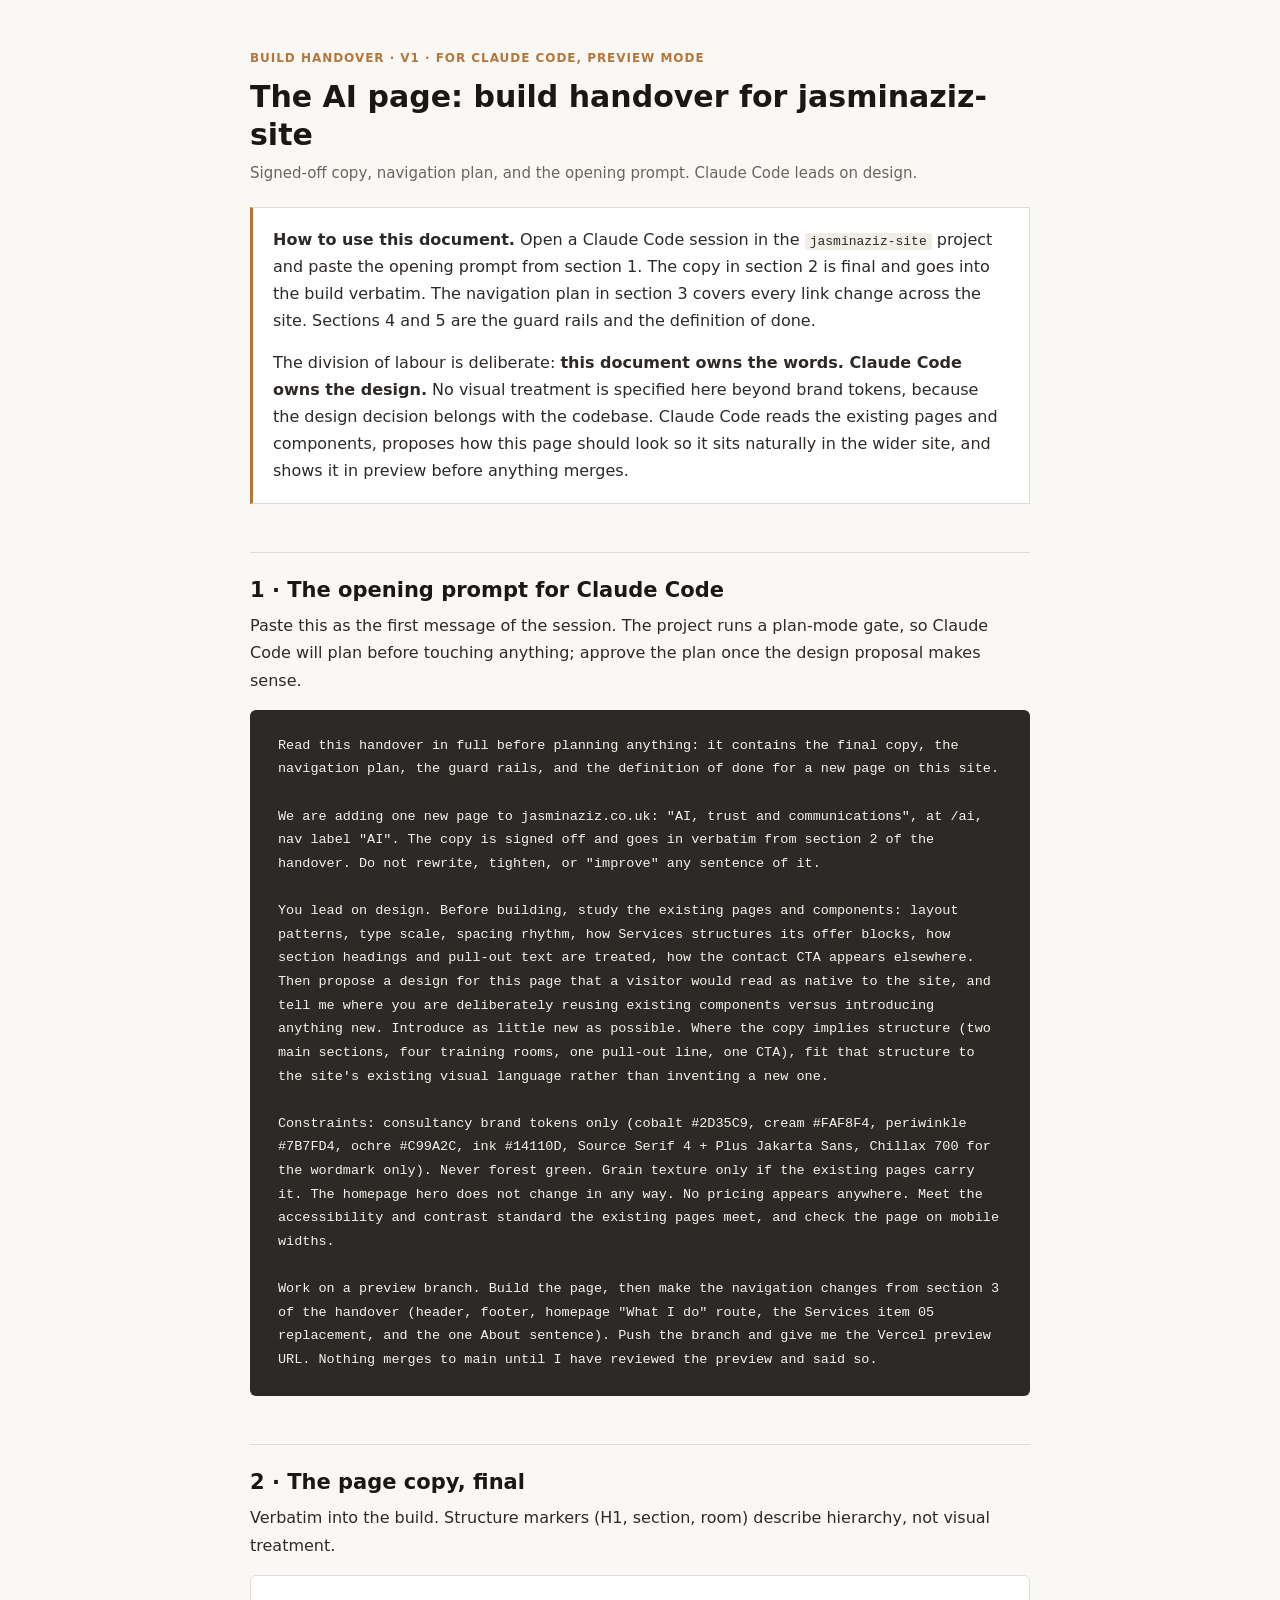
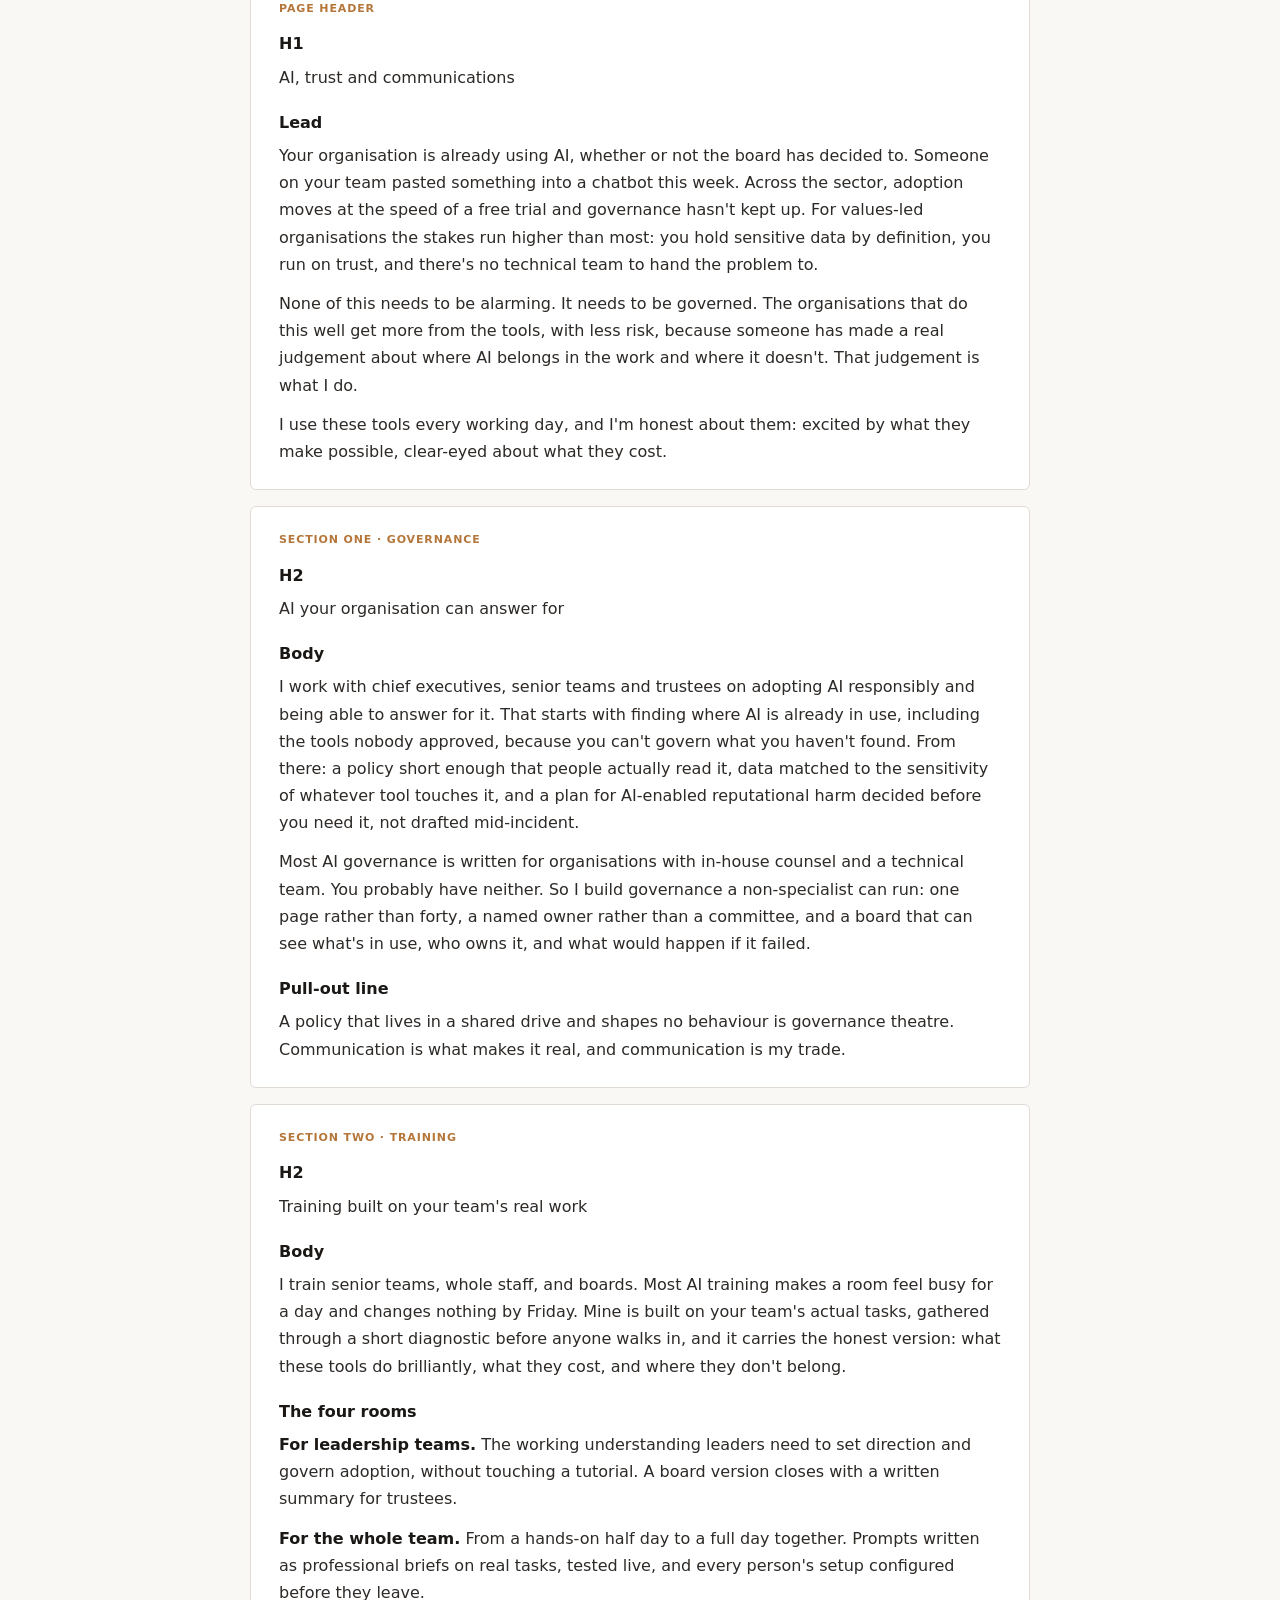
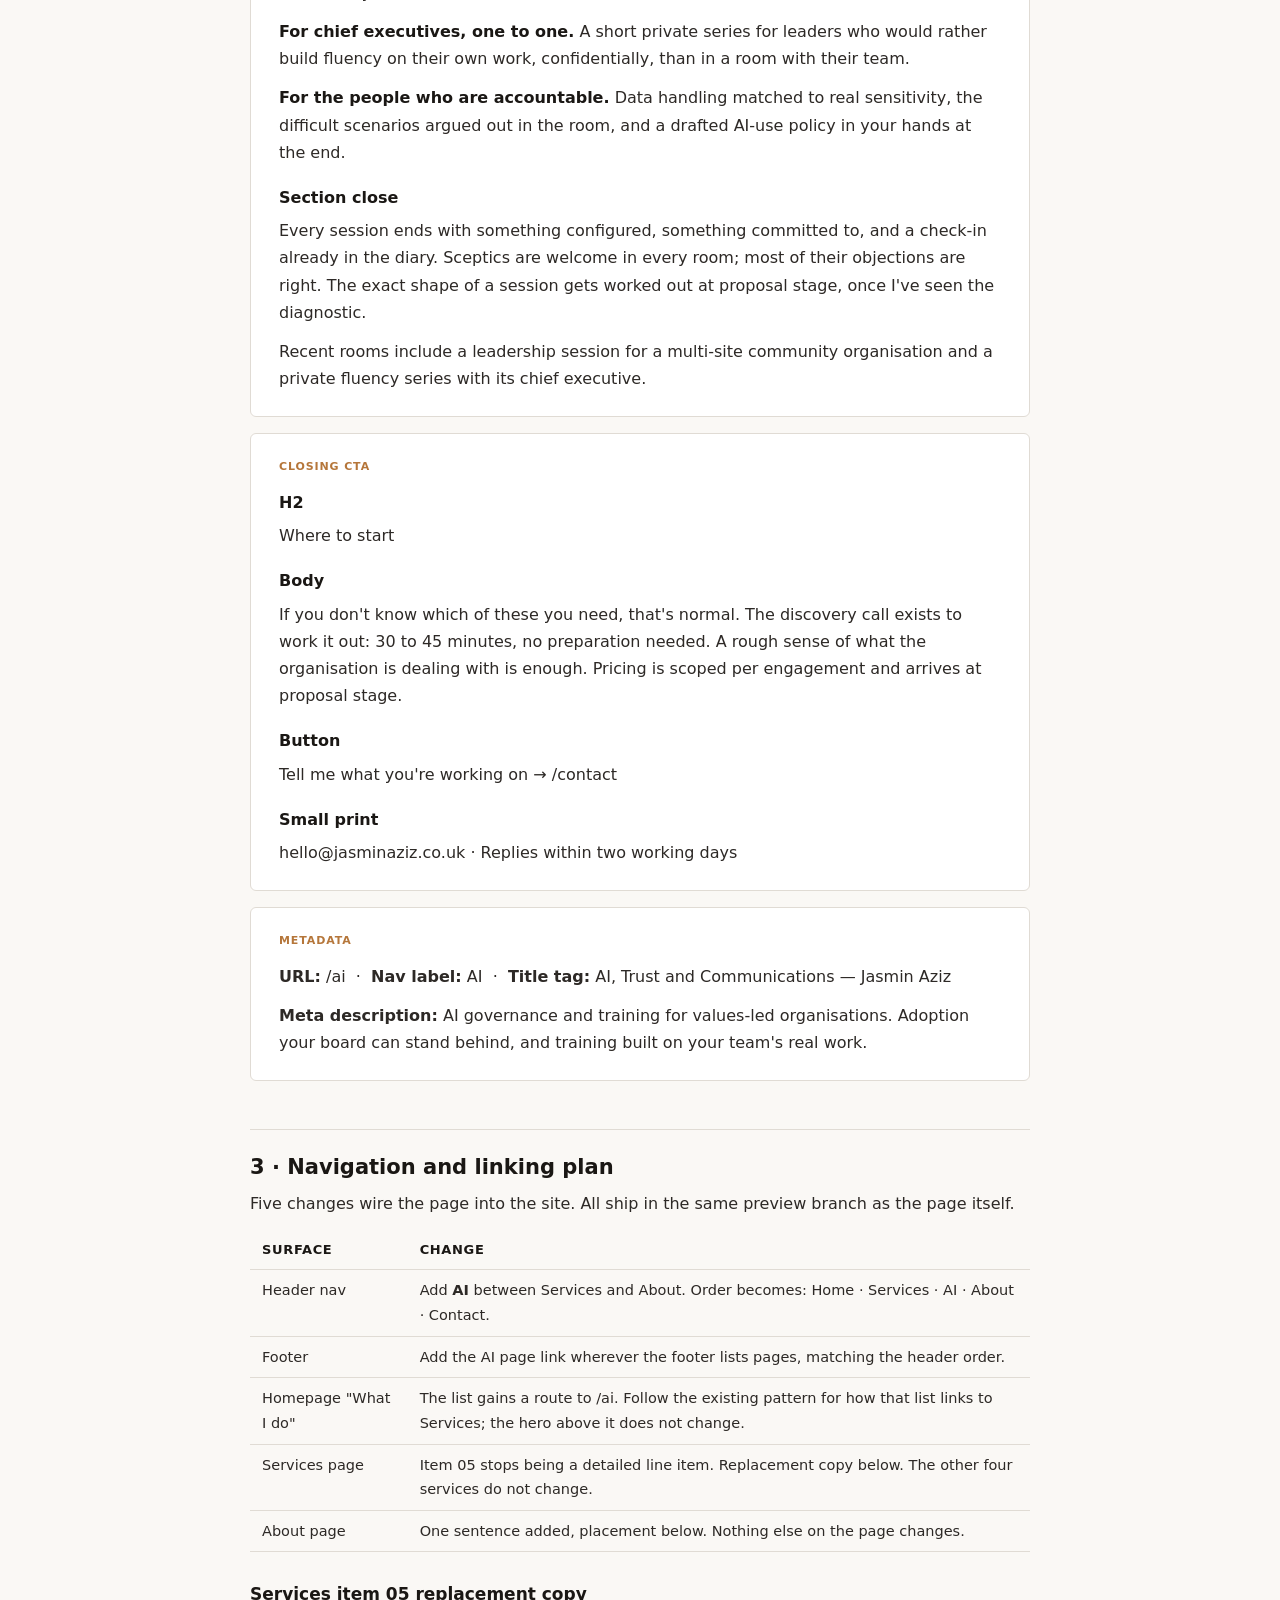
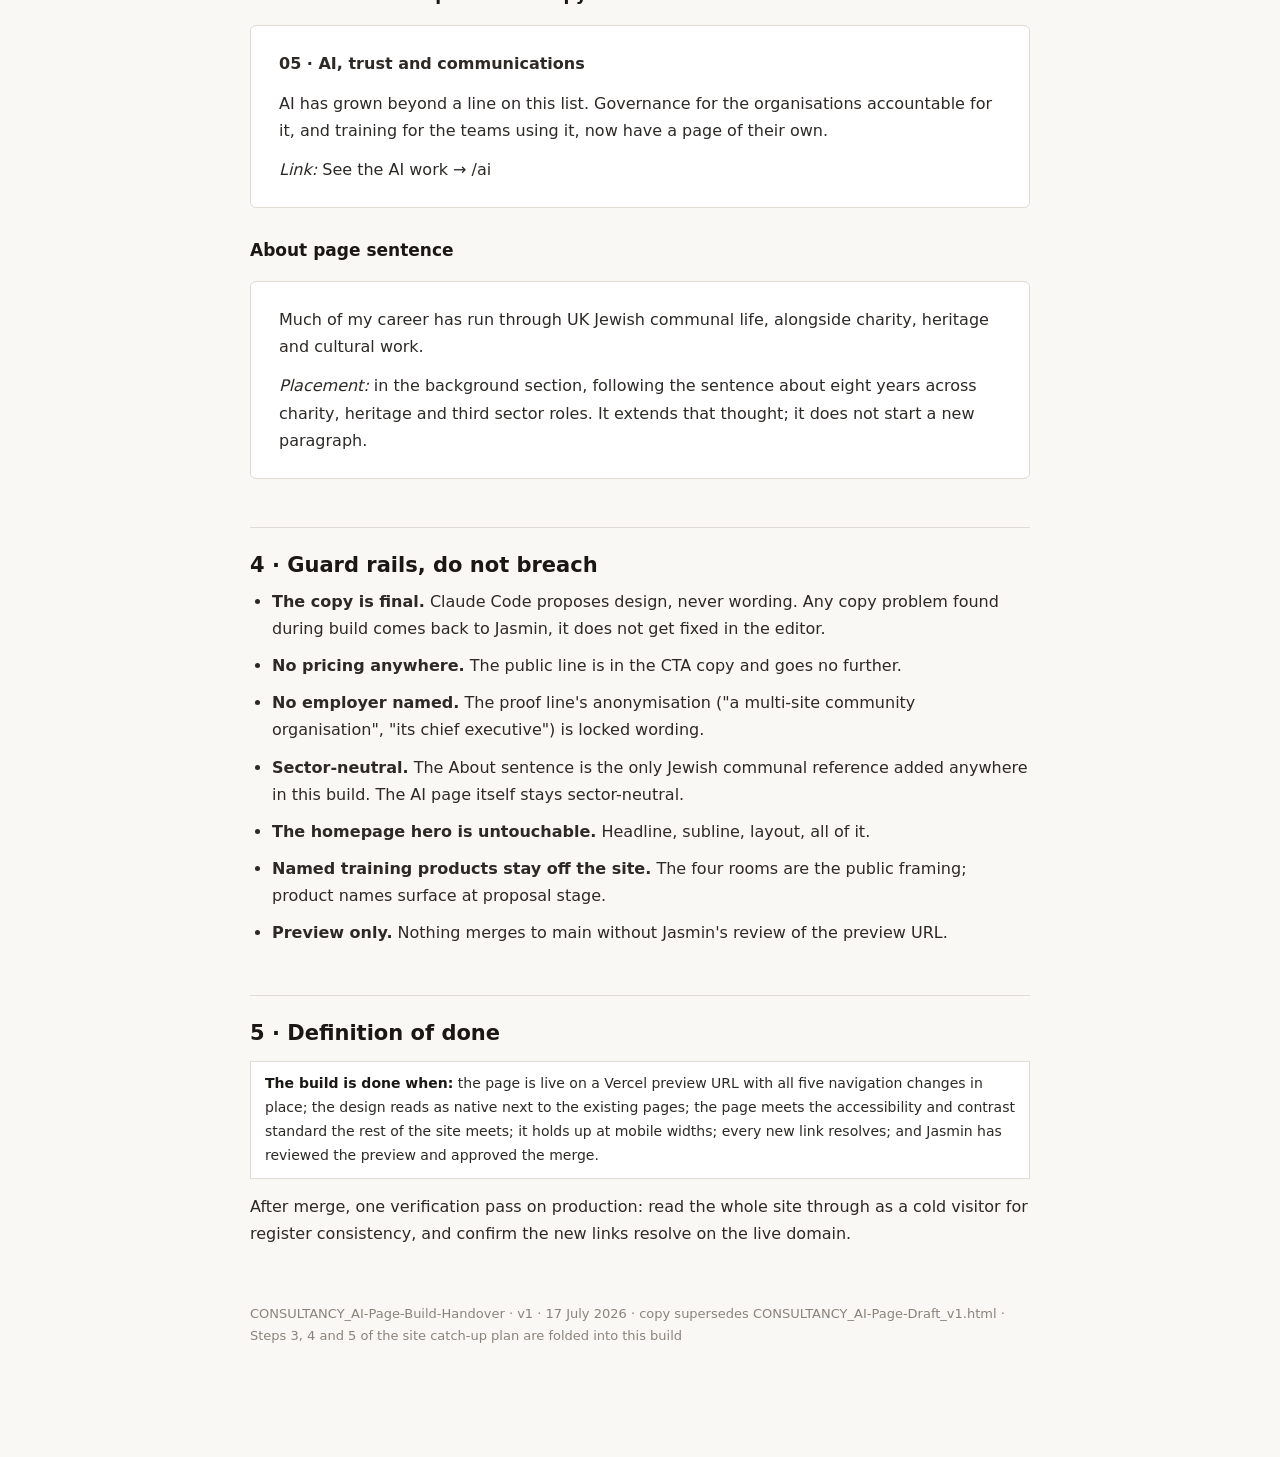
<file: CONSULTANCY_AI-Page-Build-Handover_v1.html>
<!DOCTYPE html>
<html lang="en-GB">
<head>
<meta charset="UTF-8">
<meta name="viewport" content="width=device-width, initial-scale=1.0">
<title>AI Page — Claude Code Build Handover v1 — Jasmin Aziz</title>
<style>
  :root {
    --bg: #faf8f5;
    --text: #2d2926;
    --head: #1a1714;
    --accent: #b5763a;
    --line: #e0dbd4;
  }
  * { box-sizing: border-box; }
  body {
    font-family: 'Inter', system-ui, -apple-system, sans-serif;
    background: var(--bg);
    color: var(--text);
    font-size: 16px;
    line-height: 1.7;
    margin: 0;
    padding: 48px 24px 96px;
  }
  main { max-width: 780px; margin: 0 auto; }
  h1 { color: var(--head); font-weight: 600; font-size: 30px; line-height: 1.25; margin: 0 0 8px; }
  h2 {
    color: var(--head); font-weight: 600; font-size: 21px;
    margin: 48px 0 4px; padding-top: 20px; border-top: 1px solid var(--line);
  }
  h3 { color: var(--head); font-weight: 600; font-size: 17px; margin: 28px 0 6px; }
  p { margin: 0 0 14px; }
  .sub { color: #6b645c; font-size: 15px; margin: 0 0 4px; }
  .label {
    text-transform: uppercase; letter-spacing: 0.08em; font-size: 12px;
    font-weight: 600; color: var(--accent); margin: 0 0 10px;
  }
  .callout {
    background: #fff; border: 1px solid var(--line); border-left: 3px solid var(--accent);
    padding: 18px 20px; margin: 20px 0;
  }
  .callout p:last-child { margin-bottom: 0; }
  ul, ol { margin: 0 0 14px; padding-left: 22px; }
  li { margin-bottom: 8px; }
  .copyblock {
    background: #fff; border: 1px solid var(--line); border-radius: 6px;
    padding: 24px 28px; margin: 16px 0;
  }
  .copyblock .cb-label {
    text-transform: uppercase; letter-spacing: 0.08em; font-size: 11px;
    font-weight: 600; color: var(--accent); margin: 0 0 12px;
  }
  .copyblock h4 { color: var(--head); font-weight: 600; font-size: 16px; margin: 18px 0 6px; }
  .copyblock h4:first-of-type { margin-top: 0; }
  .copyblock p { margin: 0 0 12px; }
  .copyblock p:last-child { margin-bottom: 0; }
  .copyblock .room-label { font-weight: 600; color: var(--head); }
  .prompt {
    background: #2d2926; color: #f5f1ea; border-radius: 6px;
    padding: 24px 28px; margin: 16px 0;
    font-family: ui-monospace, SFMono-Regular, Menlo, monospace;
    font-size: 13.5px; line-height: 1.75; white-space: pre-wrap;
  }
  code {
    font-family: ui-monospace, SFMono-Regular, Menlo, monospace;
    font-size: 13px; background: #f1ede7; padding: 1px 5px; border-radius: 3px;
  }
  .guard li { margin-bottom: 10px; }
  .dod {
    font-size: 14px; background: #fff; border: 1px solid var(--line);
    padding: 10px 14px; margin: 10px 0 0;
  }
  .dod strong { color: var(--head); }
  table { border-collapse: collapse; width: 100%; margin: 14px 0; font-size: 14.5px; }
  th, td { text-align: left; padding: 8px 12px; border-bottom: 1px solid var(--line); vertical-align: top; }
  th { color: var(--head); font-weight: 600; font-size: 13px; text-transform: uppercase; letter-spacing: 0.05em; }
  .foot { font-size: 13px; color: #8a837a; margin-top: 56px; }
</style>
</head>
<body>
<main>

  <p class="label">Build Handover · v1 · for Claude Code, preview mode</p>
  <h1>The AI page: build handover for jasminaziz-site</h1>
  <p class="sub">Signed-off copy, navigation plan, and the opening prompt. Claude Code leads on design.</p>

  <div class="callout">
    <p><strong>How to use this document.</strong> Open a Claude Code session in the <code>jasminaziz-site</code> project and paste the opening prompt from section 1. The copy in section 2 is final and goes into the build verbatim. The navigation plan in section 3 covers every link change across the site. Sections 4 and 5 are the guard rails and the definition of done.</p>
    <p>The division of labour is deliberate: <strong>this document owns the words. Claude Code owns the design.</strong> No visual treatment is specified here beyond brand tokens, because the design decision belongs with the codebase. Claude Code reads the existing pages and components, proposes how this page should look so it sits naturally in the wider site, and shows it in preview before anything merges.</p>
  </div>

  <h2>1 · The opening prompt for Claude Code</h2>
  <p>Paste this as the first message of the session. The project runs a plan-mode gate, so Claude Code will plan before touching anything; approve the plan once the design proposal makes sense.</p>

  <div class="prompt">Read this handover in full before planning anything: it contains the final copy, the navigation plan, the guard rails, and the definition of done for a new page on this site.

We are adding one new page to jasminaziz.co.uk: "AI, trust and communications", at /ai, nav label "AI". The copy is signed off and goes in verbatim from section 2 of the handover. Do not rewrite, tighten, or "improve" any sentence of it.

You lead on design. Before building, study the existing pages and components: layout patterns, type scale, spacing rhythm, how Services structures its offer blocks, how section headings and pull-out text are treated, how the contact CTA appears elsewhere. Then propose a design for this page that a visitor would read as native to the site, and tell me where you are deliberately reusing existing components versus introducing anything new. Introduce as little new as possible. Where the copy implies structure (two main sections, four training rooms, one pull-out line, one CTA), fit that structure to the site's existing visual language rather than inventing a new one.

Constraints: consultancy brand tokens only (cobalt #2D35C9, cream #FAF8F4, periwinkle #7B7FD4, ochre #C99A2C, ink #14110D, Source Serif 4 + Plus Jakarta Sans, Chillax 700 for the wordmark only). Never forest green. Grain texture only if the existing pages carry it. The homepage hero does not change in any way. No pricing appears anywhere. Meet the accessibility and contrast standard the existing pages meet, and check the page on mobile widths.

Work on a preview branch. Build the page, then make the navigation changes from section 3 of the handover (header, footer, homepage "What I do" route, the Services item 05 replacement, and the one About sentence). Push the branch and give me the Vercel preview URL. Nothing merges to main until I have reviewed the preview and said so.</div>

  <h2>2 · The page copy, final</h2>
  <p>Verbatim into the build. Structure markers (H1, section, room) describe hierarchy, not visual treatment.</p>

  <div class="copyblock">
    <p class="cb-label">Page header</p>
    <h4>H1</h4>
    <p>AI, trust and communications</p>
    <h4>Lead</h4>
    <p>Your organisation is already using AI, whether or not the board has decided to. Someone on your team pasted something into a chatbot this week. Across the sector, adoption moves at the speed of a free trial and governance hasn't kept up. For values-led organisations the stakes run higher than most: you hold sensitive data by definition, you run on trust, and there's no technical team to hand the problem to.</p>
    <p>None of this needs to be alarming. It needs to be governed. The organisations that do this well get more from the tools, with less risk, because someone has made a real judgement about where AI belongs in the work and where it doesn't. That judgement is what I do.</p>
    <p>I use these tools every working day, and I'm honest about them: excited by what they make possible, clear-eyed about what they cost.</p>
  </div>

  <div class="copyblock">
    <p class="cb-label">Section one · Governance</p>
    <h4>H2</h4>
    <p>AI your organisation can answer for</p>
    <h4>Body</h4>
    <p>I work with chief executives, senior teams and trustees on adopting AI responsibly and being able to answer for it. That starts with finding where AI is already in use, including the tools nobody approved, because you can't govern what you haven't found. From there: a policy short enough that people actually read it, data matched to the sensitivity of whatever tool touches it, and a plan for AI-enabled reputational harm decided before you need it, not drafted mid-incident.</p>
    <p>Most AI governance is written for organisations with in-house counsel and a technical team. You probably have neither. So I build governance a non-specialist can run: one page rather than forty, a named owner rather than a committee, and a board that can see what's in use, who owns it, and what would happen if it failed.</p>
    <h4>Pull-out line</h4>
    <p>A policy that lives in a shared drive and shapes no behaviour is governance theatre. Communication is what makes it real, and communication is my trade.</p>
  </div>

  <div class="copyblock">
    <p class="cb-label">Section two · Training</p>
    <h4>H2</h4>
    <p>Training built on your team's real work</p>
    <h4>Body</h4>
    <p>I train senior teams, whole staff, and boards. Most AI training makes a room feel busy for a day and changes nothing by Friday. Mine is built on your team's actual tasks, gathered through a short diagnostic before anyone walks in, and it carries the honest version: what these tools do brilliantly, what they cost, and where they don't belong.</p>
    <h4>The four rooms</h4>
    <p><span class="room-label">For leadership teams.</span> The working understanding leaders need to set direction and govern adoption, without touching a tutorial. A board version closes with a written summary for trustees.</p>
    <p><span class="room-label">For the whole team.</span> From a hands-on half day to a full day together. Prompts written as professional briefs on real tasks, tested live, and every person's setup configured before they leave.</p>
    <p><span class="room-label">For chief executives, one to one.</span> A short private series for leaders who would rather build fluency on their own work, confidentially, than in a room with their team.</p>
    <p><span class="room-label">For the people who are accountable.</span> Data handling matched to real sensitivity, the difficult scenarios argued out in the room, and a drafted AI-use policy in your hands at the end.</p>
    <h4>Section close</h4>
    <p>Every session ends with something configured, something committed to, and a check-in already in the diary. Sceptics are welcome in every room; most of their objections are right. The exact shape of a session gets worked out at proposal stage, once I've seen the diagnostic.</p>
    <p>Recent rooms include a leadership session for a multi-site community organisation and a private fluency series with its chief executive.</p>
  </div>

  <div class="copyblock">
    <p class="cb-label">Closing CTA</p>
    <h4>H2</h4>
    <p>Where to start</p>
    <h4>Body</h4>
    <p>If you don't know which of these you need, that's normal. The discovery call exists to work it out: 30 to 45 minutes, no preparation needed. A rough sense of what the organisation is dealing with is enough. Pricing is scoped per engagement and arrives at proposal stage.</p>
    <h4>Button</h4>
    <p>Tell me what you're working on → /contact</p>
    <h4>Small print</h4>
    <p>hello@jasminaziz.co.uk · Replies within two working days</p>
  </div>

  <div class="copyblock">
    <p class="cb-label">Metadata</p>
    <p><strong>URL:</strong> /ai &nbsp;·&nbsp; <strong>Nav label:</strong> AI &nbsp;·&nbsp; <strong>Title tag:</strong> AI, Trust and Communications — Jasmin Aziz</p>
    <p><strong>Meta description:</strong> AI governance and training for values-led organisations. Adoption your board can stand behind, and training built on your team's real work.</p>
  </div>

  <h2>3 · Navigation and linking plan</h2>
  <p>Five changes wire the page into the site. All ship in the same preview branch as the page itself.</p>

  <table>
    <tr><th>Surface</th><th>Change</th></tr>
    <tr><td>Header nav</td><td>Add <strong>AI</strong> between Services and About. Order becomes: Home · Services · AI · About · Contact.</td></tr>
    <tr><td>Footer</td><td>Add the AI page link wherever the footer lists pages, matching the header order.</td></tr>
    <tr><td>Homepage "What I do"</td><td>The list gains a route to /ai. Follow the existing pattern for how that list links to Services; the hero above it does not change.</td></tr>
    <tr><td>Services page</td><td>Item 05 stops being a detailed line item. Replacement copy below. The other four services do not change.</td></tr>
    <tr><td>About page</td><td>One sentence added, placement below. Nothing else on the page changes.</td></tr>
  </table>

  <h3>Services item 05 replacement copy</h3>
  <div class="copyblock">
    <p><strong>05 · AI, trust and communications</strong></p>
    <p>AI has grown beyond a line on this list. Governance for the organisations accountable for it, and training for the teams using it, now have a page of their own.</p>
    <p><em>Link:</em> See the AI work → /ai</p>
  </div>

  <h3>About page sentence</h3>
  <div class="copyblock">
    <p>Much of my career has run through UK Jewish communal life, alongside charity, heritage and cultural work.</p>
    <p><em>Placement:</em> in the background section, following the sentence about eight years across charity, heritage and third sector roles. It extends that thought; it does not start a new paragraph.</p>
  </div>

  <h2>4 · Guard rails, do not breach</h2>
  <ul class="guard">
    <li><strong>The copy is final.</strong> Claude Code proposes design, never wording. Any copy problem found during build comes back to Jasmin, it does not get fixed in the editor.</li>
    <li><strong>No pricing anywhere.</strong> The public line is in the CTA copy and goes no further.</li>
    <li><strong>No employer named.</strong> The proof line's anonymisation ("a multi-site community organisation", "its chief executive") is locked wording.</li>
    <li><strong>Sector-neutral.</strong> The About sentence is the only Jewish communal reference added anywhere in this build. The AI page itself stays sector-neutral.</li>
    <li><strong>The homepage hero is untouchable.</strong> Headline, subline, layout, all of it.</li>
    <li><strong>Named training products stay off the site.</strong> The four rooms are the public framing; product names surface at proposal stage.</li>
    <li><strong>Preview only.</strong> Nothing merges to main without Jasmin's review of the preview URL.</li>
  </ul>

  <h2>5 · Definition of done</h2>
  <div class="dod"><strong>The build is done when:</strong> the page is live on a Vercel preview URL with all five navigation changes in place; the design reads as native next to the existing pages; the page meets the accessibility and contrast standard the rest of the site meets; it holds up at mobile widths; every new link resolves; and Jasmin has reviewed the preview and approved the merge.</div>
  <p style="margin-top:14px;">After merge, one verification pass on production: read the whole site through as a cold visitor for register consistency, and confirm the new links resolve on the live domain.</p>

  <p class="foot">CONSULTANCY_AI-Page-Build-Handover · v1 · 17 July 2026 · copy supersedes CONSULTANCY_AI-Page-Draft_v1.html · Steps 3, 4 and 5 of the site catch-up plan are folded into this build</p>

</main>
</body>
</html>
</file>
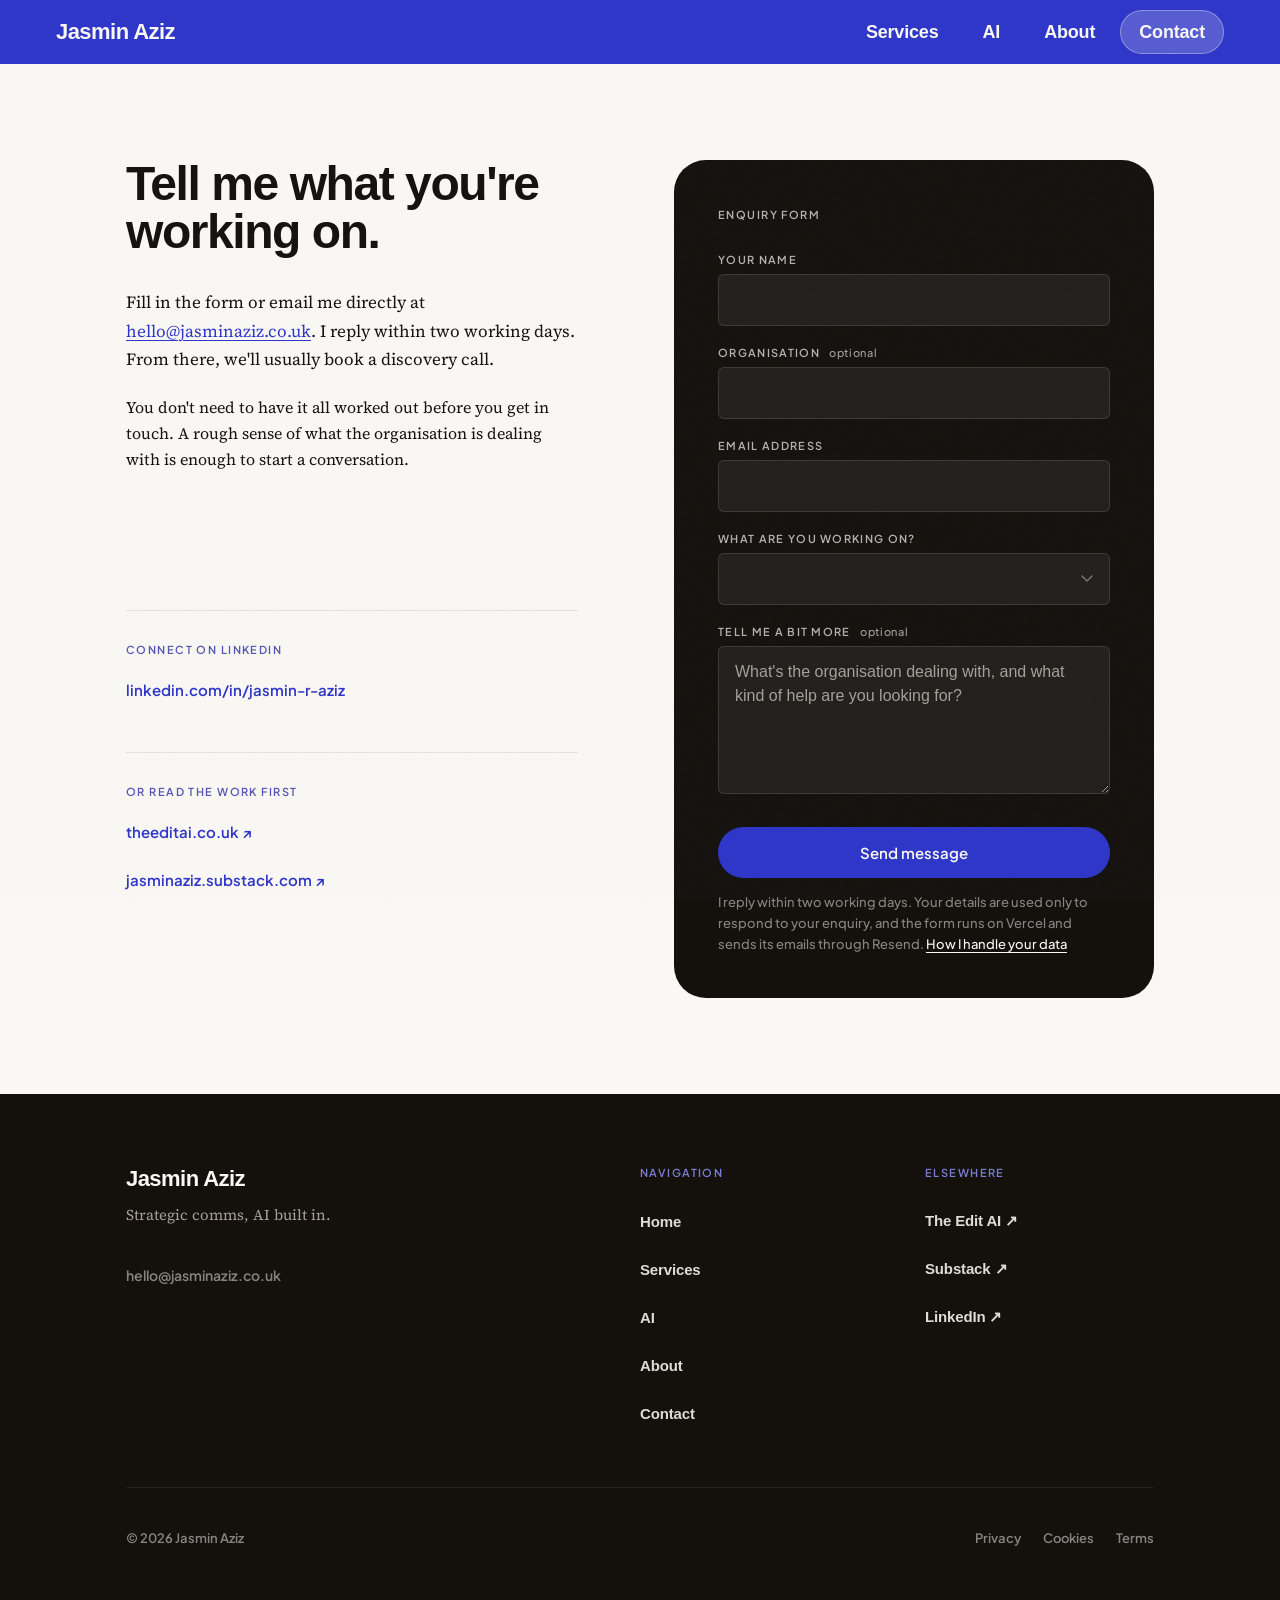
<file: contact.html>
<!DOCTYPE html>
<html lang="en-GB">
<head>
<meta charset="UTF-8">
<meta name="viewport" content="width=device-width, initial-scale=1.0">
<title>Contact | Jasmin Aziz</title>
<meta name="author" content="Jasmin Aziz">
<meta name="description" content="Tell me what you're working on. Strategic marketing and communications support. Fill in the form or email. Two working day reply.">
<link rel="canonical" href="https://www.jasminaziz.co.uk/contact">
<meta property="og:title" content="Contact | Jasmin Aziz">
<meta property="og:description" content="Strategic communications for values-led organisations. Brand, positioning, campaigns, and fractional leadership. AI fluency built into delivery.">
<meta property="og:image" content="https://www.jasminaziz.co.uk/assets/og-brand-2026-09.png">
<meta property="og:image:width" content="1200">
<meta property="og:image:height" content="630">
<meta property="og:image:alt" content="Jasmin Aziz: strategic marketing &amp; communications for the work that matters.">
<meta property="og:url" content="https://www.jasminaziz.co.uk/contact">
<meta property="og:type" content="website">
<meta name="twitter:card" content="summary_large_image">
<meta name="twitter:title" content="Contact | Jasmin Aziz">
<meta name="twitter:description" content="Strategic communications for values-led organisations. Brand, positioning, campaigns, and fractional leadership. AI fluency built into delivery.">
<meta name="twitter:image" content="https://www.jasminaziz.co.uk/assets/og-brand-2026-09.png">
<meta name="twitter:image:alt" content="Jasmin Aziz: strategic marketing &amp; communications for the work that matters.">
<link rel="icon" href="/favicon.ico" sizes="32x32"><link rel="icon" type="image/svg+xml" href="/favicon.svg"><link rel="apple-touch-icon" href="/apple-touch-icon.png">
<link rel="preconnect" href="https://fonts.googleapis.com">
<link rel="preconnect" href="https://fonts.gstatic.com" crossorigin>
<link rel="preconnect" href="https://api.fontshare.com">
<link rel="preconnect" href="https://cdn.fontshare.com" crossorigin>
<!-- Fonts load without blocking first paint (11 Oct 2026); noscript keeps them for visitors without JavaScript -->
<link rel="preload" href="https://fonts.googleapis.com/css2?family=Plus+Jakarta+Sans:ital,wght@0,500;0,600&family=Source+Serif+4:ital,opsz,wght@0,8..60,400&display=swap" as="style" onload="this.onload=null;this.rel='stylesheet'">
<noscript><link rel="stylesheet" href="https://fonts.googleapis.com/css2?family=Plus+Jakarta+Sans:ital,wght@0,500;0,600&family=Source+Serif+4:ital,opsz,wght@0,8..60,400&display=swap"></noscript>
<link rel="preload" href="https://api.fontshare.com/v2/css?f[]=chillax@500,700&display=swap" as="style" onload="this.onload=null;this.rel='stylesheet'">
<noscript><link rel="stylesheet" href="https://api.fontshare.com/v2/css?f[]=chillax@500,700&display=swap"></noscript>
<link rel="stylesheet" href="site.css">
<style>

/* ── CONTACT-SPECIFIC ── */

.contact-layout {
  padding: var(--sv) 0;
  display: grid;
  grid-template-columns: minmax(0, 1fr) 480px;
  grid-template-rows: auto auto;
  column-gap: 96px;
  row-gap: 40px;
  align-items: start;
}

.contact-intro      { grid-column: 1; grid-row: 1; }
.contact-form-col   { grid-column: 2; grid-row: 1 / 3; }
.contact-direct-links { grid-column: 1; grid-row: 2; }

.contact-intro .label { margin-bottom: 20px; }

.contact-h1 {
  font-family: 'Chillax', 'Chillax Fallback', 'Helvetica Neue', sans-serif;
  font-weight: 700;
  /* Capped at 48px: the intro column is narrower than other pages', and
     at the full 52px "on." falls to a third line on its own. */
  font-size: min(var(--fs-h1), 3rem);
  letter-spacing: -0.03em;
  line-height: 1.0;
  color: var(--ink);
  margin-bottom: 32px;
}

.contact-opener {
  font-size: 17px;
  line-height: 1.68;
  text-wrap: pretty;
  margin-bottom: 20px;
}

.contact-opener-sub {
  font-size: 16px;
  line-height: 1.65;
  text-wrap: pretty;
}

/* Footer bridge */
.footer-bridge {
  margin-top: 48px;
  padding: 28px 0 0;
  border-top: 1px solid var(--rule);
}

.footer-bridge .label { margin-bottom: 16px; }

.bridge-links {
  display: flex;
  flex-direction: column;
  gap: 8px;
}

/* Direct contact row */
.contact-direct {
  margin-top: 40px;
  padding-top: 32px;
  border-top: 1px solid var(--rule);
}

.contact-direct-label {
  font-family: 'Plus Jakarta Sans', 'Plus Jakarta Sans Fallback', sans-serif;
  font-weight: 600;
  font-size: var(--fs-label);
  letter-spacing: 0.13em;
  text-transform: uppercase;
  color: var(--periwinkle-text); /* #5255B5, 5.95:1 on cream */
  display: block;
  margin-bottom: 12px;
}

/* Links, so cobalt and sentence case. They were grey tracked capitals,
   overriding the Chillax .bridge-link style meant for two of them. */
.contact-direct a {
  font-family: 'Plus Jakarta Sans', 'Plus Jakarta Sans Fallback', sans-serif;
  font-weight: 600;
  font-size: var(--fs-small);
  color: var(--cobalt);
  text-decoration: none;
  transition: color 150ms ease;
}

.contact-direct a:hover,
.contact-direct a:active { color: var(--ink); }

/* Touch target on direct email link */
.contact-direct a {
  min-height: 44px;
  display: inline-flex;
  align-items: center;
}

/* ── FORM ── */
.form-box {
  background: var(--ink);
  padding: 48px 44px 44px;
  border-radius: 32px;
}

.form-box-label {
  font-family: 'Plus Jakarta Sans', 'Plus Jakarta Sans Fallback', sans-serif;
  font-weight: 600;
  font-size: var(--fs-label);
  letter-spacing: 0.13em;
  text-transform: uppercase;
  color: rgba(250,248,244,0.7);
  display: block;
  margin-bottom: 32px;
}

.form-group {
  margin-bottom: 20px;
}

/* Honeypot: off-screen rather than display:none, which some bots skip.
   People never see or reach it; anything that fills it is dropped by api/contact.js. */
.form-hp {
  position: absolute;
  left: -10000px;
  width: 1px;
  height: 1px;
  overflow: hidden;
}

.form-label {
  font-family: 'Plus Jakarta Sans', 'Plus Jakarta Sans Fallback', sans-serif;
  font-weight: 600;
  font-size: var(--fs-label);
  letter-spacing: 0.12em;
  text-transform: uppercase;
  color: rgba(250,248,244,0.7);
  display: block;
  margin-bottom: 8px;
}

/* Solid colour, not opacity: 0.6 opacity on the 70% label came out
   near 42% cream and failed AA. Cream at 62% on ink passes. */
.form-label .optional {
  font-weight: 500;
  color: rgba(250,248,244,0.62);
  font-size: var(--fs-label);
  text-transform: none;
  letter-spacing: 0.06em;
  margin-left: 6px;
}

.form-input,
.form-textarea,
.form-select {
  width: 100%;
  background: rgba(250,248,244,0.06);
  border: 1px solid rgba(250,248,244,0.12);
  color: var(--cream);
  /* Chillax medium for what the enquirer types (Jasmin's call, 13 Sept): friendlier
     than the serif. 16px at every width, so iPads do not zoom on focus either. */
  font-family: 'Chillax', 'Chillax Fallback', 'Helvetica Neue', sans-serif;
  font-weight: 500;
  font-size: 16px;
  line-height: 1.5;
  padding: 13px 16px;
  border-radius: 6px;
  outline: none;
  transition: border-color 150ms ease, background 150ms ease;
  -webkit-appearance: none;
  appearance: none;
}

.form-input:focus,
.form-textarea:focus,
.form-select:focus {
  border-color: rgba(250,248,244,0.4);
  background: rgba(250,248,244,0.09);
}

.form-input::placeholder,
.form-textarea::placeholder {
  color: var(--cream-muted); /* 6.6:1 on the input fill; cream at 22% was 2.0:1 */
}

.form-textarea {
  resize: vertical;
  min-height: 120px;
}

.form-select {
  cursor: pointer;
  background-image: url("data:image/svg+xml,%3Csvg xmlns='http://www.w3.org/2000/svg' width='12' height='8' viewBox='0 0 12 8'%3E%3Cpath d='M1 1l5 5 5-5' stroke='rgba(250,248,244,0.4)' stroke-width='1.5' fill='none' stroke-linecap='round'/%3E%3C/svg%3E");
  background-repeat: no-repeat;
  background-position: right 16px center;
  padding-right: 40px;
}

.form-select option {
  background: var(--ink);
  color: var(--cream);
}

.form-submit {
  width: 100%;
  background: var(--cobalt);
  color: var(--cream);
  border: none;
  font-family: 'Plus Jakarta Sans', 'Plus Jakarta Sans Fallback', sans-serif;
  font-weight: 600;
  font-size: var(--fs-small);
  padding: 16px 24px;
  border-radius: 100px;
  cursor: pointer;
  transition: background 200ms ease;
  margin-top: 8px;
}

.form-submit:hover { background: var(--ink); } /* matches .pill-cobalt */

.form-note {
  font-family: 'Plus Jakarta Sans', 'Plus Jakarta Sans Fallback', sans-serif;
  font-weight: 500;
  font-size: 0.8125rem;
  color: rgba(250,248,244,0.5);
  display: block;
  margin-top: 14px;
  line-height: 1.6;
}

/* Confirmation message */
.form-confirmation {
  display: none;
  background: var(--ink);
  padding: 48px 44px;
  border-radius: 32px;
  text-align: center;
}

.form-confirmation p {
  font-family: 'Chillax', 'Chillax Fallback', 'Helvetica Neue', sans-serif;
  font-weight: 700;
  font-size: 26px;
  line-height: 1.3;
  letter-spacing: -0.01em;
  color: var(--cream);
}

/* =================================================================
   CONTACT — MOBILE BREAKPOINTS
   ================================================================= */

/* ── 900px: collapse to 1-col; direct links become 2-col ─────────── */
@media (max-width: 900px) {
  .contact-layout {
    grid-template-columns: 1fr;
    grid-template-rows: auto;
    row-gap: 40px;
  }
  .contact-intro        { grid-column: 1; grid-row: auto; }
  .contact-form-col     { grid-column: 1; grid-row: auto; }
  .contact-direct-links { grid-column: 1; grid-row: auto; display: grid; grid-template-columns: 1fr 1fr; column-gap: 40px; }
}

/* H1 line break — shown at 641–900px for balance */
.contact-h1-br { display: none; }
@media (min-width: 641px) and (max-width: 900px) { .contact-h1-br { display: block; } }

/* ── 640px: tighten direct contact spacing; revert links to 1-col ── */
@media (max-width: 640px) {
  .contact-direct {
    margin-top: 20px;
    padding-top: 20px;
  }
  .contact-direct-links { grid-template-columns: 1fr; }
}

/* ── 640px: form padding + font-size fixes ───────────────────────
   form-input/select/textarea at 16px: prevents iOS auto-zoom on focus.
   ─────────────────────────────────────────────────────────────── */
@media (max-width: 640px) {
  .contact-opener     { font-size: 16px; }
  .contact-opener-sub { font-size: 15px; }

  .form-box          { padding: 32px 24px 28px; border-radius: 24px; }
  .form-confirmation { padding: 32px 24px; border-radius: 24px; }

  /* 16px prevents iOS Safari auto-zoom on input focus */
  .form-input,
  .form-textarea,
  .form-select {
    font-size: 16px;
    min-height: 48px;
    padding: 13px 14px;
  }

  .form-textarea {
    min-height: 120px;
  }

  /* Submit button: generous touch target */
  .form-submit {
    min-height: 52px;
    padding: 0 24px;
  }
}

</style>

</head>
<body>
<a class="skip-link" href="#main-content">Skip to content</a>

<!-- NAV -->
<nav class="site-nav" aria-label="Primary">
  <a href="/" class="wordmark">Jasmin Aziz</a>
  <ul class="nav-list">
    <li><a href="/services">Services</a></li>
    <li><a href="/ai">AI</a></li>
    <li><a href="/about">About</a></li>
    <li><a href="/contact" class="active">Contact</a></li>
  </ul>
  <button class="nav-toggle" aria-label="Open navigation" aria-expanded="false" aria-controls="nav-drawer">
    <span class="nav-toggle-bar"></span>
    <span class="nav-toggle-bar"></span>
    <span class="nav-toggle-bar"></span>
  </button>
</nav>
<nav class="nav-drawer" id="nav-drawer" aria-hidden="true" aria-label="Mobile">
  <ul class="nav-drawer-list">
    <li><a href="/services">Services</a></li>
    <li><a href="/ai">AI</a></li>
    <li><a href="/about">About</a></li>
    <li><a href="/contact">Contact</a></li>
  </ul>
</nav>

<main id="main-content" tabindex="-1">

<!-- MAIN LAYOUT -->
<div class="wrap">
  <div class="contact-layout">

    <!-- LEFT: intro -->
    <div class="contact-intro">
      <h1 class="contact-h1">Tell me what you're<br class="contact-h1-br"> working on.</h1>
      <p class="contact-opener">Fill in the form or email me directly at <a href="mailto:hello@jasminaziz.co.uk" style="color:var(--cobalt);text-decoration:underline;text-decoration-thickness:1px;text-underline-offset:3px;">hello@jasminaziz.co.uk</a>. I reply within two working days. From there, we'll usually book a discovery call.</p>
      <p class="contact-opener-sub">You don't need to have it all worked out before you get in touch. A rough sense of what the organisation is dealing with is enough to start a conversation.</p>
    </div>

    <!-- RIGHT: form (col 2, spans both rows on desktop) -->
    <div class="contact-form-col">
      <div class="form-box" id="form-box">
        <span class="form-box-label">Enquiry form</span>
        <form id="contact-form" novalidate>

          <div class="form-group">
            <label class="form-label" for="name">Your name</label>
            <input class="form-input" type="text" id="name" name="name" autocomplete="name" required>
          </div>

          <div class="form-group">
            <label class="form-label" for="org">Organisation <span class="optional">optional</span></label>
            <input class="form-input" type="text" id="org" name="organisation" autocomplete="organization">
          </div>

          <div class="form-group">
            <label class="form-label" for="email">Email address</label>
            <input class="form-input" type="email" id="email" name="email" autocomplete="email" required>
          </div>

          <div class="form-group">
            <label class="form-label" for="service">What are you working on?</label>
            <select class="form-select" id="service" name="service" required>
              <option value="" disabled selected></option>
              <option value="audit">Communications audit</option>
              <option value="ai">AI, trust and communications</option>
              <option value="geo-audit">GEO audit</option>
              <option value="brand">Brand and positioning</option>
              <option value="campaign">Campaign strategy and plan</option>
              <option value="content">Content and editorial system</option>
              <option value="fractional">Fractional senior capacity</option>
              <option value="advisory">Advisory</option>
              <option value="per-project">Per project</option>
              <option value="unsure">I'm not sure yet</option>
            </select>
          </div>

          <div class="form-group">
            <label class="form-label" for="message">Tell me a bit more <span class="optional">optional</span></label>
            <textarea class="form-textarea" id="message" name="message" placeholder="What's the organisation dealing with, and what kind of help are you looking for?" rows="5"></textarea>
          </div>

          <div class="form-hp" aria-hidden="true">
            <label for="reference">Leave this field empty</label>
            <input type="text" id="reference" name="reference" tabindex="-1" autocomplete="off">
          </div>

          <button type="submit" class="form-submit">Send message</button>
          <span class="form-note">I reply within two working days. Your details are used only to respond to your enquiry, and the form runs on Vercel and sends its emails through Resend. <a href="/legal#privacy" style="color:var(--cream);text-decoration:underline;text-underline-offset:3px;">How I handle your data</a></span>
        </form>
      </div>

      <div class="form-confirmation" id="form-confirmation" role="status" tabindex="-1">
        <p>Thank you. I'll be in touch within two working days.</p>
      </div>
    </div>

    <!-- LEFT row 2: direct contact links (below form on mobile) -->
    <div class="contact-direct-links">
      <div class="contact-direct" style="margin-top:0;">
        <span class="contact-direct-label">Connect on LinkedIn</span>
        <a href="https://www.linkedin.com/in/jasmin-r-aziz/" target="_blank" rel="noopener">linkedin.com/in/jasmin-r-aziz</a>
      </div>
      <div class="contact-direct">
        <span class="contact-direct-label">Or read the work first</span>
        <div style="display:flex;flex-direction:column;gap:4px;">
          <a href="https://theeditai.co.uk/" target="_blank" rel="noopener" class="bridge-link">theeditai.co.uk ↗&#xFE0E;<span class="sr-only"> (opens in new tab)</span></a>
          <a href="https://jasminaziz.substack.com" target="_blank" rel="noopener" class="bridge-link">jasminaziz.substack.com ↗&#xFE0E;<span class="sr-only"> (opens in new tab)</span></a>
        </div>
      </div>
    </div>

  </div>
</div>

<!-- FOOTER -->

</main>
<footer>
  <div class="wrap">
    <div class="footer-grid">
      <div>
        <a href="/" class="footer-wordmark">Jasmin Aziz</a>
        <span class="footer-tagline">Strategic comms, AI built in.</span>
        <a href="mailto:hello@jasminaziz.co.uk" class="footer-contact">hello@jasminaziz.co.uk</a>
      </div>
      <div>
        <span class="footer-col-label">Navigation</span>
        <ul class="footer-nav-list">
          <li><a href="/">Home</a></li>
          <li><a href="/services">Services</a></li>
          <li><a href="/ai">AI</a></li>
          <li><a href="/about">About</a></li>
          <li><a href="/contact">Contact</a></li>
        </ul>
      </div>
      <div>
        <span class="footer-col-label">Elsewhere</span>
        <ul class="footer-nav-list">
          <li><a href="https://theeditai.co.uk/" target="_blank" rel="noopener">The Edit AI ↗&#xFE0E;<span class="sr-only"> (opens in new tab)</span></a></li>
          <li><a href="https://jasminaziz.substack.com" target="_blank" rel="noopener">Substack ↗&#xFE0E;<span class="sr-only"> (opens in new tab)</span></a></li>
          <li><a href="https://www.linkedin.com/in/jasmin-r-aziz/" target="_blank" rel="noopener">LinkedIn ↗&#xFE0E;<span class="sr-only"> (opens in new tab)</span></a></li>
        </ul>
      </div>
    </div>
    <div class="footer-bottom">
      <span class="footer-meta">© 2026 Jasmin Aziz</span>
      <div class="footer-legal">
        <a href="/legal#privacy" class="footer-legal-link">Privacy</a>
        <a href="/legal#cookies" class="footer-legal-link">Cookies</a>
        <a href="/legal#terms" class="footer-legal-link">Terms</a>
      </div>
    </div>
  </div>
</footer>

<script>
// Pre-select the "What are you working on?" option from the URL hash, so deep links
// from individual services on /services arrive with the right enquiry type already chosen.
(function preselectFromHash() {
  var hash = (window.location.hash || '').replace('#', '');
  if (!hash) return;
  var select = document.getElementById('service');
  if (!select) return;
  for (var i = 0; i < select.options.length; i++) {
    if (select.options[i].value === hash) {
      select.selectedIndex = i;
      return;
    }
  }
})();

// Sent with the form so api/contact.js can drop submissions made faster than a person types.
var formShownAt = Date.now();

document.getElementById('contact-form').addEventListener('submit', async function(e) {
  e.preventDefault();

  var form = this;
  var btn = form.querySelector('.form-submit');

  // Clear any previous error
  var prev = form.querySelector('.form-error-msg');
  if (prev) prev.remove();

  // Inline error above the button; the form data is preserved
  function showError(text) {
    var errorEl = document.createElement('p');
    errorEl.className = 'form-error-msg';
    errorEl.setAttribute('role', 'alert');
    errorEl.textContent = text;
    errorEl.style.cssText = 'font-family:"Plus Jakarta Sans","Plus Jakarta Sans Fallback",sans-serif;font-size:12px;line-height:1.5;color:#ff7f6e;margin-bottom:12px;';
    btn.parentNode.insertBefore(errorEl, btn);
  }

  var data = {
    name: document.getElementById('name').value.trim(),
    organisation: document.getElementById('org').value.trim(),
    email: document.getElementById('email').value.trim(),
    service: document.getElementById('service').value,
    message: document.getElementById('message').value.trim(),
    reference: document.getElementById('reference').value,
    elapsed: Date.now() - formShownAt
  };

  // The form is novalidate, so say what is missing here rather than letting the
  // server reject it and showing a message that reads as if the site is broken.
  var missing = [];
  if (!data.name) missing.push('your name');
  if (!/^[^\s@]+@[^\s@]+\.[^\s@]+$/.test(data.email)) missing.push('a valid email address');
  if (!data.service) missing.push("what you're working on");
  if (missing.length) {
    showError('Please add ' + missing.join(', ').replace(/, ([^,]*)$/, ' and $1') + '.');
    return;
  }

  // Disable button while sending
  btn.disabled = true;
  btn.textContent = 'Sending\u2026';

  try {
    var res = await fetch('/api/contact', {
      method: 'POST',
      headers: { 'Content-Type': 'application/json' },
      body: JSON.stringify(data)
    });

    if (res.ok) {
      document.getElementById('form-box').style.display = 'none';
      var done = document.getElementById('form-confirmation');
      done.style.display = 'block';
      done.focus();
    } else if (res.status === 429) {
      // The Vercel Firewall rate limit (5 per IP per 10 minutes). People on a shared
      // office network can hit it, so tell them to wait rather than that it broke.
      showError('Too many attempts. Please wait a few minutes, or email hello@jasminaziz.co.uk directly.');
      btn.disabled = false;
      btn.textContent = 'Send message';
    } else {
      throw new Error('non-ok response');
    }
  } catch (err) {
    showError('Something went wrong. Please try again, or email hello@jasminaziz.co.uk directly.');
    btn.disabled = false;
    btn.textContent = 'Send message';
  }
});
</script>

<button id="scroll-top-btn" class="scroll-top-btn" aria-label="Back to top">
  <svg width="20" height="20" viewBox="0 0 20 20" fill="none" aria-hidden="true">
    <path d="M10 15V5M5 10l5-5 5 5" stroke="currentColor" stroke-width="2" stroke-linecap="round" stroke-linejoin="round"/>
  </svg>
</button>
<script src="nav.js"></script>
<script src="scroll-top.js"></script>
</body>
</html>
</file>
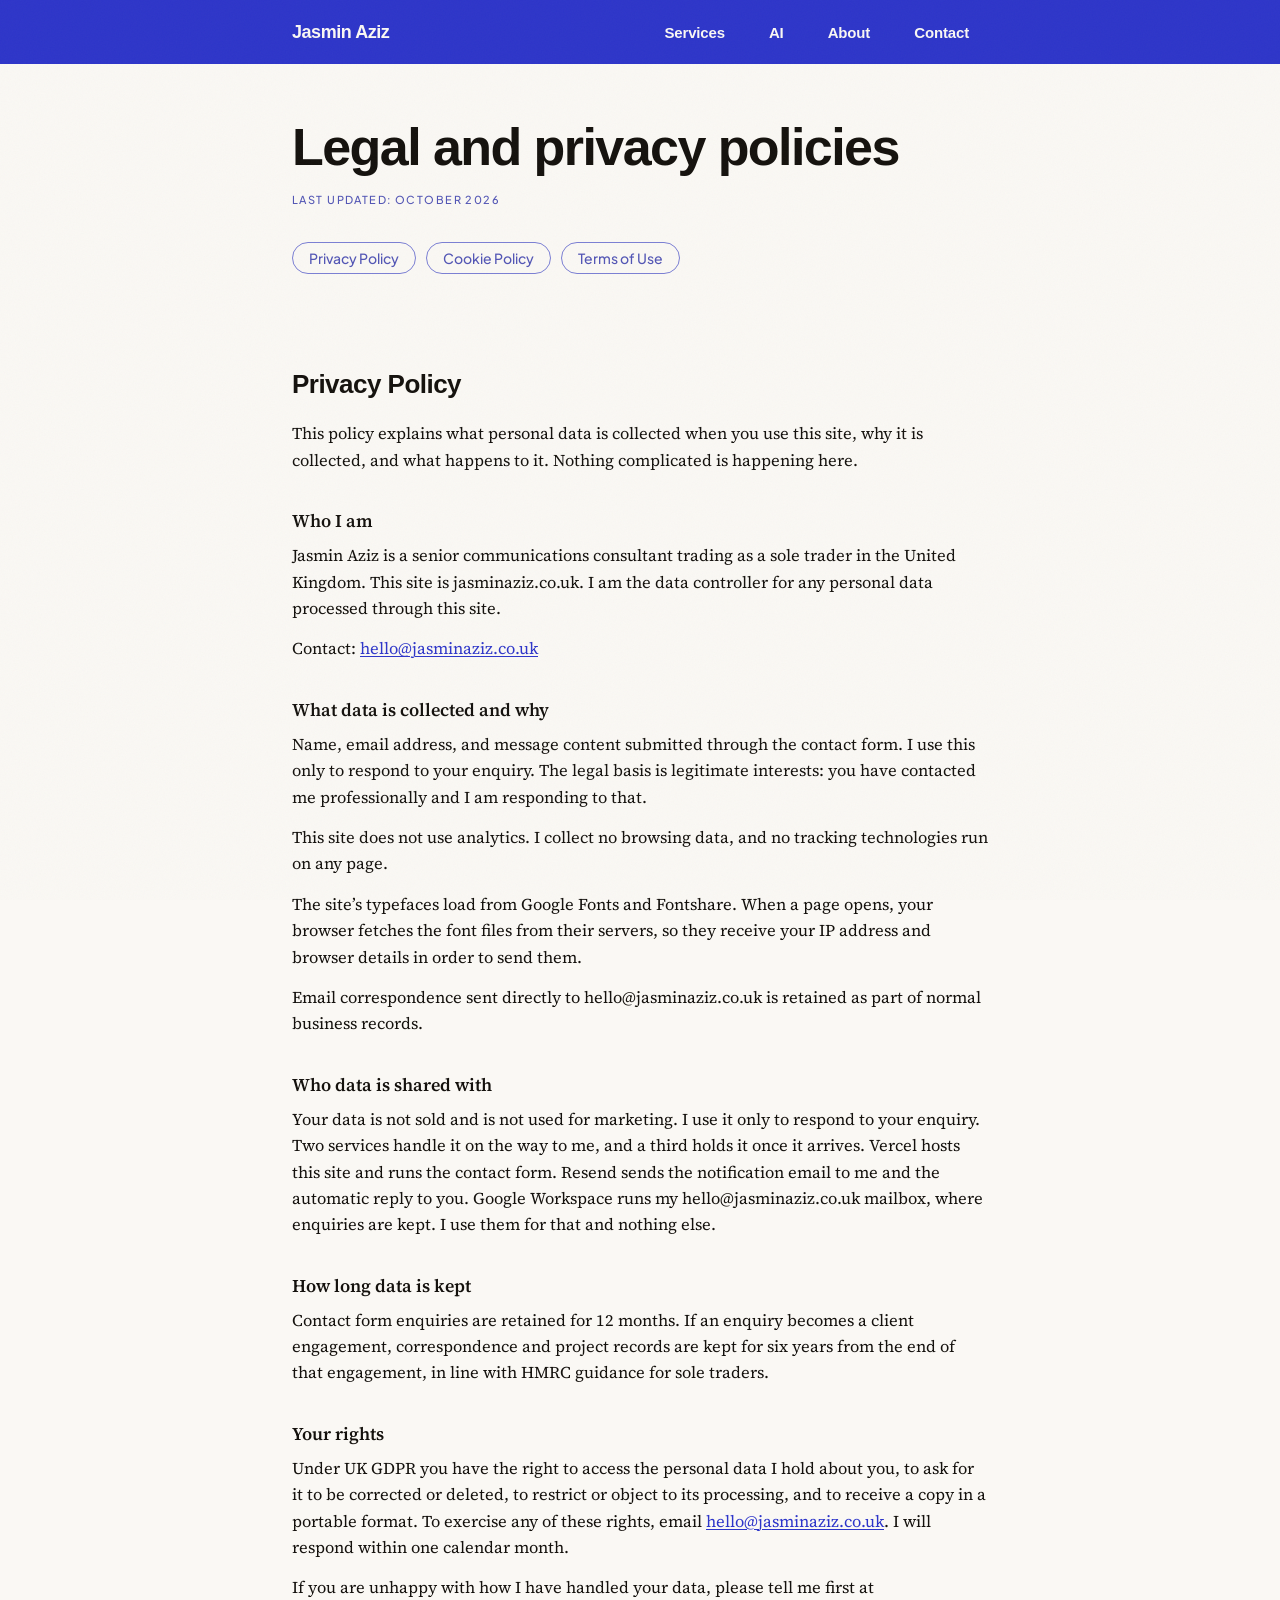
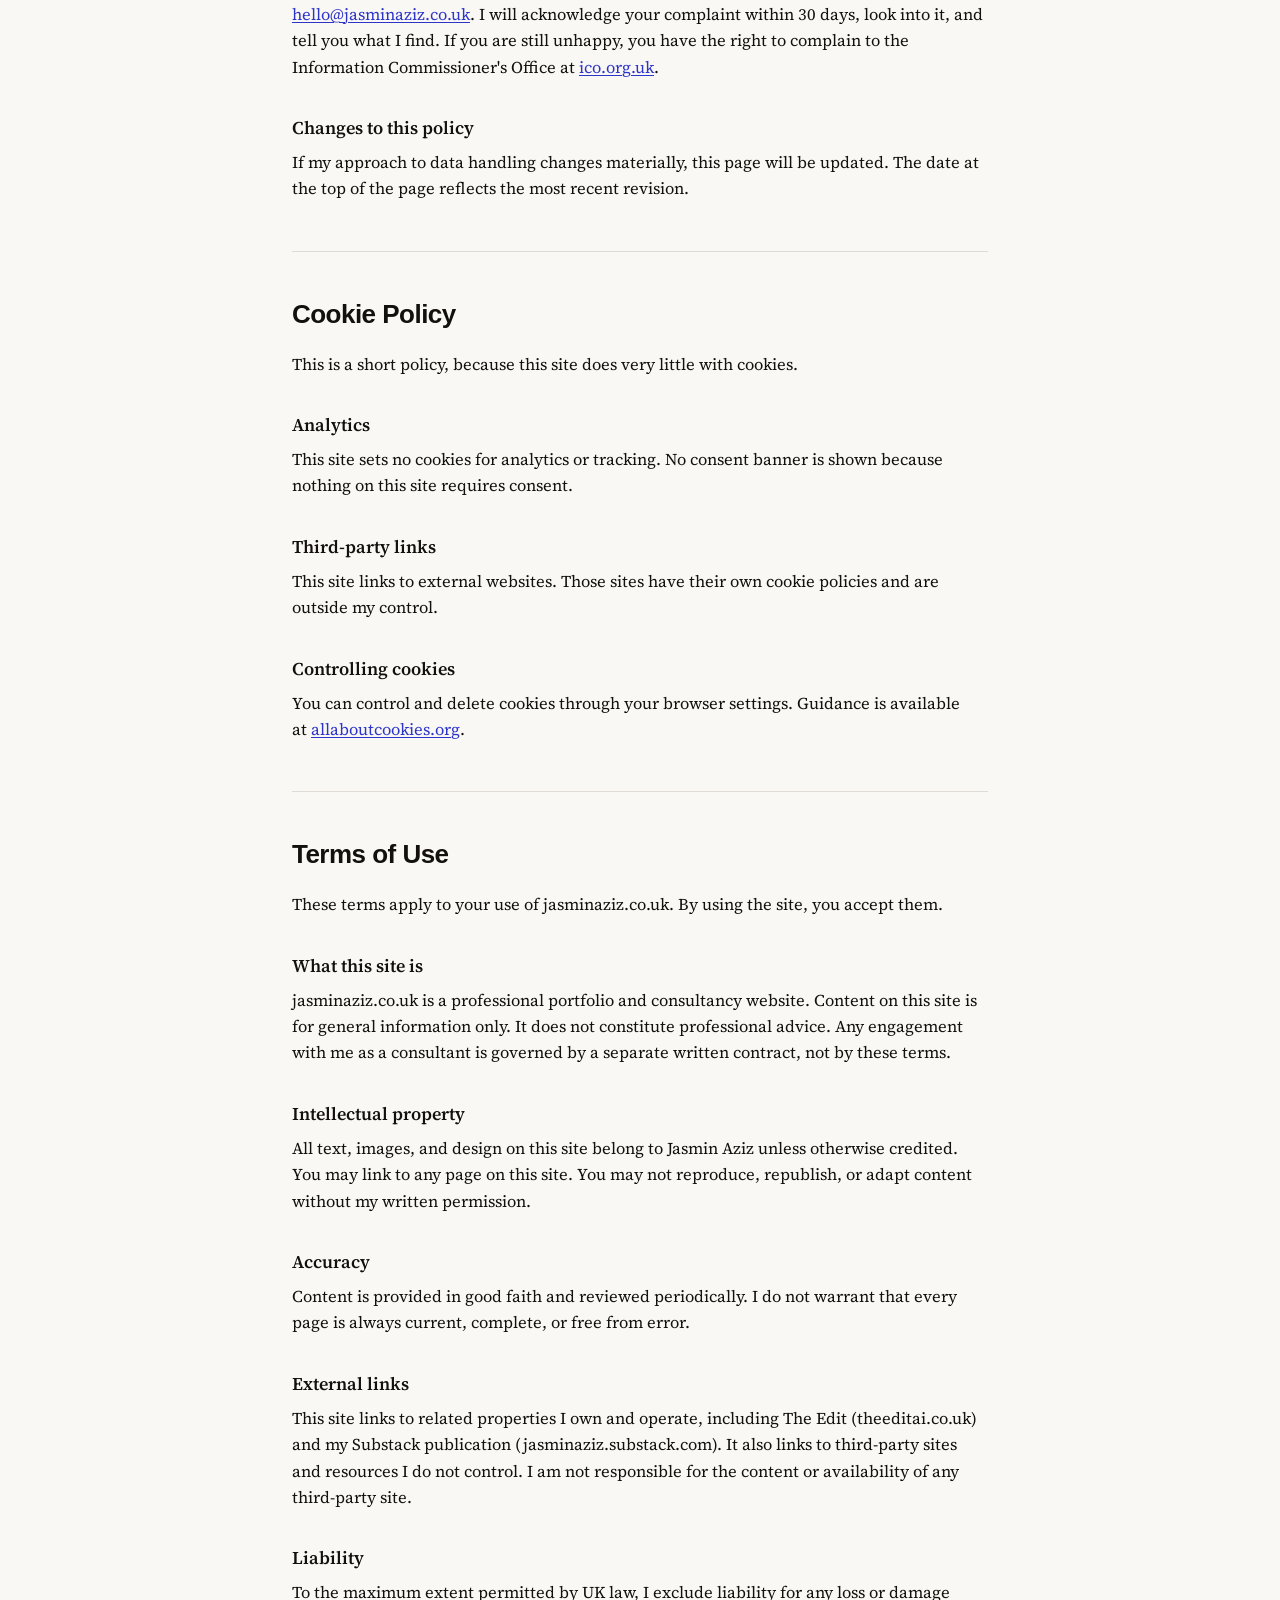
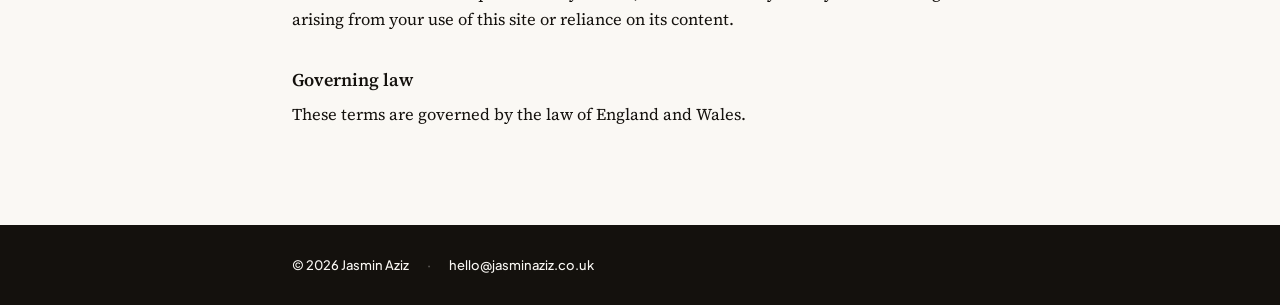
<file: legal.html>
<!DOCTYPE html>
<!-- @dsCard group="Brand" name="Legal & Privacy Policies" subtitle="Privacy, Cookie & Terms — single page" -->
<html lang="en-GB">
<head>
<meta charset="UTF-8">
<meta name="viewport" content="width=device-width, initial-scale=1.0">
<title>Legal | Jasmin Aziz</title>
<meta name="author" content="Jasmin Aziz">
<meta name="description" content="Privacy policy, cookie policy, and terms of use for jasminaziz.co.uk.">
<link rel="canonical" href="https://www.jasminaziz.co.uk/legal">
<meta property="og:title" content="Legal | Jasmin Aziz">
<meta property="og:description" content="Strategic communications for values-led organisations. Brand, positioning, campaigns, and fractional leadership. AI fluency built into delivery.">
<meta property="og:image" content="https://www.jasminaziz.co.uk/assets/og-brand-2026-09.png">
<meta property="og:image:width" content="1200">
<meta property="og:image:height" content="630">
<meta property="og:image:alt" content="Jasmin Aziz: strategic marketing &amp; communications for the work that matters.">
<meta property="og:url" content="https://www.jasminaziz.co.uk/legal">
<meta property="og:type" content="website">
<meta name="twitter:card" content="summary_large_image">
<meta name="twitter:title" content="Legal | Jasmin Aziz">
<meta name="twitter:description" content="Strategic communications for values-led organisations. Brand, positioning, campaigns, and fractional leadership. AI fluency built into delivery.">
<meta name="twitter:image" content="https://www.jasminaziz.co.uk/assets/og-brand-2026-09.png">
<meta name="twitter:image:alt" content="Jasmin Aziz: strategic marketing &amp; communications for the work that matters.">
<link rel="icon" href="/favicon.ico" sizes="32x32"><link rel="icon" type="image/svg+xml" href="/favicon.svg"><link rel="apple-touch-icon" href="/apple-touch-icon.png">
<link rel="preconnect" href="https://fonts.googleapis.com">
<link rel="preconnect" href="https://fonts.gstatic.com" crossorigin>
<link rel="preconnect" href="https://api.fontshare.com">
<link rel="preconnect" href="https://cdn.fontshare.com" crossorigin>
<!-- Fonts load without blocking first paint (11 Oct 2026); noscript keeps them for visitors without JavaScript -->
<link rel="preload" href="https://fonts.googleapis.com/css2?family=Plus+Jakarta+Sans:wght@500&family=Source+Serif+4:ital,opsz,wght@0,8..60,400;0,8..60,500;0,8..60,600&display=swap" as="style" onload="this.onload=null;this.rel='stylesheet'">
<noscript><link rel="stylesheet" href="https://fonts.googleapis.com/css2?family=Plus+Jakarta+Sans:wght@500&family=Source+Serif+4:ital,opsz,wght@0,8..60,400;0,8..60,500;0,8..60,600&display=swap"></noscript>
<link rel="preload" href="https://api.fontshare.com/v2/css?f[]=chillax@700&display=swap" as="style" onload="this.onload=null;this.rel='stylesheet'">
<noscript><link rel="stylesheet" href="https://api.fontshare.com/v2/css?f[]=chillax@700&display=swap"></noscript>
<style>
*, *::before, *::after { box-sizing: border-box; margin: 0; padding: 0; }

:root {
  --cobalt:     #2D35C9;
  --periwinkle: #7B7FD4;
  --ochre:      #C99A2C;
  --ink:        #14110D;
  --cream:      #FAF8F4;
  --rule:       #E0DBD4;

  /* A11y text tokens */
  --periwinkle-text: #5255B5; /* 5.5:1 on cream */
  --cream-muted:     #A5A09A; /* 7.4:1 on ink   */
}

html { scroll-behavior: smooth; }

body {
  background: var(--cream);
  color: var(--ink);
  font-family: 'Source Serif 4', 'Source Serif 4 Fallback', Georgia, serif;
  -webkit-font-smoothing: antialiased;
}

/* Grain overlay — ~3.5% over cream */
body::after {
  content: '';
  position: fixed;
  inset: 0;
  background-image: url("data:image/svg+xml,%3Csvg xmlns='http://www.w3.org/2000/svg' width='256' height='256'%3E%3Cfilter id='g'%3E%3CfeTurbulence type='fractalNoise' baseFrequency='0.72' numOctaves='4' stitchTiles='stitch'/%3E%3C/filter%3E%3Crect width='256' height='256' filter='url(%23g)'/%3E%3C/svg%3E");
  opacity: 0.035;
  pointer-events: none;
  z-index: 9000;
}

/* ── SITE NAV ── */
.site-nav {
  background: var(--cobalt);
  height: 64px;
  display: flex;
  align-items: center;
  position: sticky;
  top: 0;
  z-index: 100;
}

.site-nav-inner {
  max-width: 760px;
  width: 100%;
  margin: 0 auto;
  padding: 0 32px;
  display: flex;
  align-items: center;
  justify-content: space-between;
}

.nav-wordmark {
  font-family: 'Chillax', 'Chillax Fallback', 'Helvetica Neue', sans-serif;
  font-weight: 700;
  font-size: 1.125rem;
  letter-spacing: -0.025em;
  color: var(--cream);
  text-decoration: none;
}

.nav-list {
  list-style: none;
  display: flex;
  gap: 6px;
}

.nav-list a {
  font-family: 'Chillax', 'Chillax Fallback', 'Helvetica Neue', sans-serif;
  font-weight: 700;
  font-size: 0.9375rem;
  letter-spacing: -0.01em;
  color: var(--cream);
  text-decoration: none;
  padding: 8px 18px;
  border-radius: 100px;
  border: 1px solid transparent;
  transition: background 200ms ease, border-color 200ms ease;
}

.nav-list a:hover {
  background: rgba(250,248,244,0.2);
  border-color: rgba(250,248,244,0.35);
}

.page {
  max-width: 760px;
  margin: 0 auto;
  padding: 56px 32px 96px;
}

/* ── HEADER ── */
.wordmark {
  font-family: 'Chillax', 'Chillax Fallback', 'Helvetica Neue', sans-serif;
  font-weight: 700;
  font-size: 2.25rem;
  letter-spacing: -0.025em;
  color: var(--cobalt);
  text-decoration: none;
  display: inline-block;
}

/* Legal's H1 and H2 use the site's heading voice (Chillax), not italic
   serif. Legal does not load site.css, so the scale values are repeated
   here: 36 to 52px for the H1, 26px for section heads. */
.page-subtitle {
  font-family: 'Chillax', 'Chillax Fallback', 'Helvetica Neue', sans-serif;
  font-weight: 700;
  font-size: clamp(2.25rem, 5vw, 3.25rem);
  letter-spacing: -0.03em;
  line-height: 1.05;
  color: var(--ink);
  margin-top: 0;
}

.meta {
  font-family: 'Plus Jakarta Sans', 'Plus Jakarta Sans Fallback', sans-serif;
  font-weight: 500;
  font-size: 0.6875rem;
  letter-spacing: 0.13em;
  text-transform: uppercase;
  color: var(--periwinkle-text);
  margin-top: 18px;
}

/* ── ANCHOR NAV ── */
.anchor-nav {
  display: flex;
  flex-wrap: wrap;
  gap: 10px;
  margin-top: 36px;
}

.anchor-pill {
  font-family: 'Plus Jakarta Sans', 'Plus Jakarta Sans Fallback', sans-serif;
  font-weight: 500; /* Legal loads Plus Jakarta Sans 500 only */
  font-size: 0.875rem;
  color: var(--periwinkle-text);
  text-decoration: none;
  background: var(--cream);
  border: 1.5px solid var(--periwinkle);
  border-radius: 999px;
  padding: 6px 16px;
  white-space: nowrap;
  transition: background 200ms ease, color 200ms ease, border-color 200ms ease;
}

.anchor-pill:hover {
  background: var(--cobalt);
  color: var(--cream);
  border-color: var(--cobalt);
}

/* ── POLICY SECTIONS ── */
.policy {
  padding-top: 48px;
  margin-top: 48px;
  border-top: 1px solid var(--rule);
  scroll-margin-top: 24px;
}

.policy:first-of-type {
  border-top: none;
}

h2 {
  font-family: 'Chillax', 'Chillax Fallback', 'Helvetica Neue', sans-serif;
  font-weight: 700;
  font-size: 1.625rem;
  letter-spacing: -0.02em;
  line-height: 1.15;
  color: var(--ink);
  margin-bottom: 22px;
}

h3 {
  font-family: 'Source Serif 4', 'Source Serif 4 Fallback', serif;
  font-weight: 600;
  font-style: normal;
  font-size: 1.125rem;
  color: var(--ink);
  margin-top: 34px;
  margin-bottom: 10px;
}

.policy p {
  font-family: 'Source Serif 4', 'Source Serif 4 Fallback', serif;
  font-weight: 400;
  font-size: 1.03125rem;
  line-height: 1.6;
  color: var(--ink);
  text-wrap: pretty;
}

.policy p + p { margin-top: 14px; }

.policy a {
  color: var(--cobalt);
  text-decoration: underline;
  text-underline-offset: 2px;
  text-decoration-thickness: 1px;
}

.contact-line {
  margin-top: 14px;
}

/* ── FOOTER ── */
footer {
  background: var(--ink);
  margin-top: 0;
}

.footer-inner {
  max-width: 760px;
  margin: 0 auto;
  padding: 32px;
  display: flex;
  flex-wrap: wrap;
  gap: 8px 18px;
}

.footer-inner span,
.footer-inner a {
  font-family: 'Plus Jakarta Sans', 'Plus Jakarta Sans Fallback', sans-serif;
  font-weight: 500;
  font-size: 0.8125rem;
  color: var(--cream);
  text-decoration: none;
}

.footer-inner a:hover { opacity: 0.7; }

.footer-sep { opacity: 0.4; }


/* ── SKIP LINK ──────────────────────────────────────────── */
.skip-link {
  position: absolute;
  left: -9999px;
  top: auto;
  width: 1px;
  height: 1px;
  overflow: hidden;
}
.skip-link:focus {
  position: fixed;
  top: 12px;
  left: 12px;
  width: auto;
  height: auto;
  overflow: visible;
  z-index: 9999;
  background: var(--cobalt);
  color: var(--cream);
  padding: 12px 20px;
  border-radius: 4px;
  font-family: 'Plus Jakarta Sans', 'Plus Jakarta Sans Fallback', sans-serif;
  font-weight: 700;
  font-size: 0.875rem;
  letter-spacing: 0.04em;
  text-decoration: none;
  outline: 2px solid var(--cream);
  outline-offset: 2px;
}

/* ── SCREEN-READER UTILITY ──────────────────────────────── */
.sr-only {
  position: absolute;
  width: 1px;
  height: 1px;
  padding: 0;
  margin: -1px;
  overflow: hidden;
  clip: rect(0, 0, 0, 0);
  white-space: nowrap;
  border: 0;
}

/* ── FOCUS STATES ───────────────────────────────────────── */
:focus-visible {
  outline: 2px solid var(--cobalt);
  outline-offset: 3px;
}
.site-nav :focus-visible {
  outline: 2px solid rgba(250, 248, 244, 0.9);
  outline-offset: 2px;
}
.anchor-pill:focus-visible {
  outline: 2px solid var(--cobalt);
  outline-offset: 3px;
  border-radius: 999px;
}

/* ── REDUCED MOTION ─────────────────────────────────────── */
@media (prefers-reduced-motion: reduce) {
  *, *::before, *::after {
    animation-duration: 0.01ms !important;
    animation-iteration-count: 1 !important;
    transition-duration: 0.01ms !important;
    scroll-behavior: auto !important;
  }
}

@media (max-width: 640px) {
  /* Hide inline nav links — no hamburger on this page.
     Wordmark alone is sufficient navigation for a legal page. */
  .nav-list { display: none; }
}

@media (max-width: 600px) {
  .site-nav-inner { padding: 0 20px; }
}

/* Scroll-to-top button (site.css not loaded on this page) */
.scroll-top-btn {
  position: fixed;
  bottom: 24px;
  right: 24px;
  width: 48px;
  height: 48px;
  border-radius: 50%;
  background: var(--cobalt);
  color: var(--cream);
  border: none;
  cursor: pointer;
  display: flex;
  align-items: center;
  justify-content: center;
  opacity: 0;
  pointer-events: none;
  transform: translateY(8px);
  transition: opacity 0.2s ease, transform 0.2s ease;
  z-index: 9001;
  box-shadow: 0 2px 8px rgba(0,0,0,0.18);
}
.scroll-top-btn.is-visible {
  opacity: 1;
  pointer-events: auto;
  transform: translateY(0);
}
.scroll-top-btn:hover,
.scroll-top-btn:active {
  background: var(--ink);
}
@media (min-width: 901px) {
  .scroll-top-btn { display: none; }
}
</style>

</head>
<body>
<a class="skip-link" href="#main-content">Skip to content</a>

<!-- SITE NAV -->
<nav class="site-nav" aria-label="Primary">
  <div class="site-nav-inner">
    <a href="/" class="nav-wordmark">Jasmin Aziz</a>
    <ul class="nav-list">
      <li><a href="/services">Services</a></li>
      <li><a href="/ai">AI</a></li>
      <li><a href="/about">About</a></li>
      <li><a href="/contact">Contact</a></li>
    </ul>
  </div>
</nav>

<main class="page" id="main-content" tabindex="-1">

  <!-- HEADER -->
  <header>
    <h1 class="page-subtitle">Legal and privacy policies</h1>
    <p class="meta">Last updated: October 2026</p>
  </header>

  <!-- ANCHOR NAV -->
  <nav class="anchor-nav" aria-label="Policy sections">
    <a href="#privacy" class="anchor-pill">Privacy Policy</a>
    <a href="#cookies" class="anchor-pill">Cookie Policy</a>
    <a href="#terms" class="anchor-pill">Terms of Use</a>
  </nav>

  <!-- POLICY 1 — PRIVACY -->
  <section class="policy" id="privacy">
    <h2>Privacy Policy</h2>
    <p>This policy explains what personal data is collected when you use this site, why it is collected, and what happens to it. Nothing complicated is happening here.</p>

    <h3>Who I am</h3>
    <p>Jasmin Aziz is a senior communications consultant trading as a sole trader in the United Kingdom. This site is jasminaziz.co.uk. I am the data controller for any personal data processed through this site.</p>
    <p class="contact-line">Contact: <a href="mailto:hello@jasminaziz.co.uk">hello@jasminaziz.co.uk</a></p>

    <h3>What data is collected and why</h3>
    <p>Name, email address, and message content submitted through the contact form. I use this only to respond to your enquiry. The legal basis is legitimate interests: you have contacted me professionally and I am responding to that.</p>
    <p>This site does not use analytics. I collect no browsing data, and no tracking technologies run on any page.</p>
    <p>The site&rsquo;s typefaces load from Google Fonts and Fontshare. When a page opens, your browser fetches the font files from their servers, so they receive your IP address and browser details in order to send them.</p>
    <p>Email correspondence sent directly to hello@jasminaziz.co.uk is retained as part of normal business records.</p>

    <h3>Who data is shared with</h3>
    <p>Your data is not sold and is not used for marketing. I use it only to respond to your enquiry. Two services handle it on the way to me, and a third holds it once it arrives. Vercel hosts this site and runs the contact form. Resend sends the notification email to me and the automatic reply to you. Google Workspace runs my hello@jasminaziz.co.uk mailbox, where enquiries are kept. I use them for that and nothing else.</p>

    <h3>How long data is kept</h3>
    <p>Contact form enquiries are retained for 12 months. If an enquiry becomes a client engagement, correspondence and project records are kept for six years from the end of that engagement, in line with HMRC guidance for sole traders.</p>

    <h3>Your rights</h3>
    <p>Under UK GDPR you have the right to access the personal data I hold about you, to ask for it to be corrected or deleted, to restrict or object to its processing, and to receive a copy in a portable format. To exercise any of these rights, email <a href="mailto:hello@jasminaziz.co.uk">hello@jasminaziz.co.uk</a>. I will respond within one calendar month.</p>
    <p>If you are unhappy with how I have handled your data, please tell me first at <a href="mailto:hello@jasminaziz.co.uk">hello@jasminaziz.co.uk</a>. I will acknowledge your complaint within 30 days, look into it, and tell you what I find. If you are still unhappy, you have the right to complain to the Information Commissioner's Office at <a href="https://ico.org.uk" target="_blank" rel="noopener">ico.org.uk</a>.</p>

    <h3>Changes to this policy</h3>
    <p>If my approach to data handling changes materially, this page will be updated. The date at the top of the page reflects the most recent revision.</p>
  </section>

  <!-- POLICY 2 — COOKIES -->
  <section class="policy" id="cookies">
    <h2>Cookie Policy</h2>
    <p>This is a short policy, because this site does very little with cookies.</p>

    <h3>Analytics</h3>
    <p>This site sets no cookies for analytics or tracking. No consent banner is shown because nothing on this site requires consent.</p>

    <h3>Third-party links</h3>
    <p>This site links to external websites. Those sites have their own cookie policies and are outside my control.</p>

    <h3>Controlling cookies</h3>
    <p>You can control and delete cookies through your browser settings. Guidance is available at <a href="https://allaboutcookies.org" target="_blank" rel="noopener">allaboutcookies.org</a>.</p>
  </section>

  <!-- POLICY 3 — TERMS -->
  <section class="policy" id="terms">
    <h2>Terms of Use</h2>
    <p>These terms apply to your use of jasminaziz.co.uk. By using the site, you accept them.</p>

    <h3>What this site is</h3>
    <p>jasminaziz.co.uk is a professional portfolio and consultancy website. Content on this site is for general information only. It does not constitute professional advice. Any engagement with me as a consultant is governed by a separate written contract, not by these terms.</p>

    <h3>Intellectual property</h3>
    <p>All text, images, and design on this site belong to Jasmin Aziz unless otherwise credited. You may link to any page on this site. You may not reproduce, republish, or adapt content without my written permission.</p>

    <h3>Accuracy</h3>
    <p>Content is provided in good faith and reviewed periodically. I do not warrant that every page is always current, complete, or free from error.</p>

    <h3>External links</h3>
    <p>This site links to related properties I own and operate, including The Edit (theeditai.co.uk) and my Substack publication (jasminaziz.substack.com). It also links to third-party sites and resources I do not control. I am not responsible for the content or availability of any third-party site.</p>

    <h3>Liability</h3>
    <p>To the maximum extent permitted by UK law, I exclude liability for any loss or damage arising from your use of this site or reliance on its content.</p>

    <h3>Governing law</h3>
    <p>These terms are governed by the law of England and Wales.</p>
  </section>

</main>

<!-- FOOTER -->
<footer>
  <div class="footer-inner">
    <span>© 2026 Jasmin Aziz</span>
    <span class="footer-sep">·</span>
    <a href="mailto:hello@jasminaziz.co.uk">hello@jasminaziz.co.uk</a>
  </div>
</footer>

<button id="scroll-top-btn" class="scroll-top-btn" aria-label="Back to top">
  <svg width="20" height="20" viewBox="0 0 20 20" fill="none" aria-hidden="true">
    <path d="M10 15V5M5 10l5-5 5 5" stroke="currentColor" stroke-width="2" stroke-linecap="round" stroke-linejoin="round"/>
  </svg>
</button>
<script src="scroll-top.js"></script>
</body>
</html>
</file>
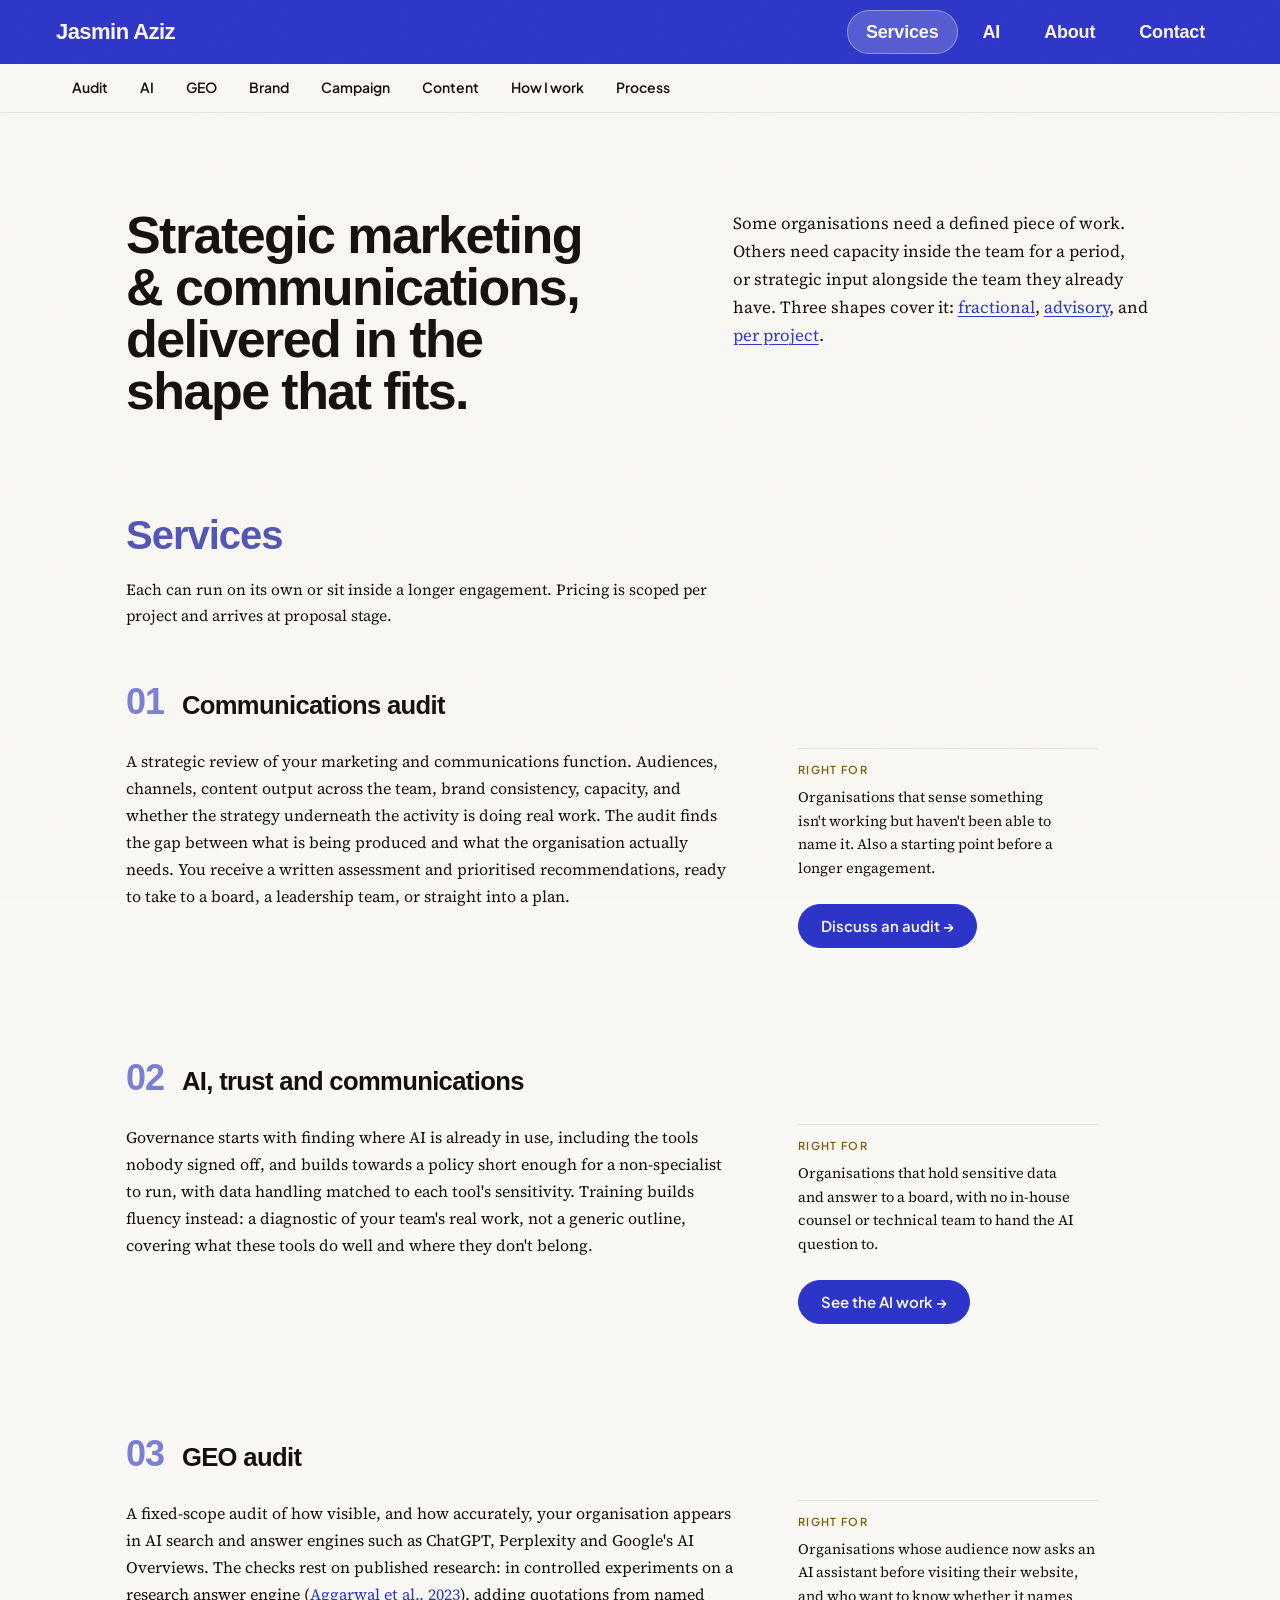
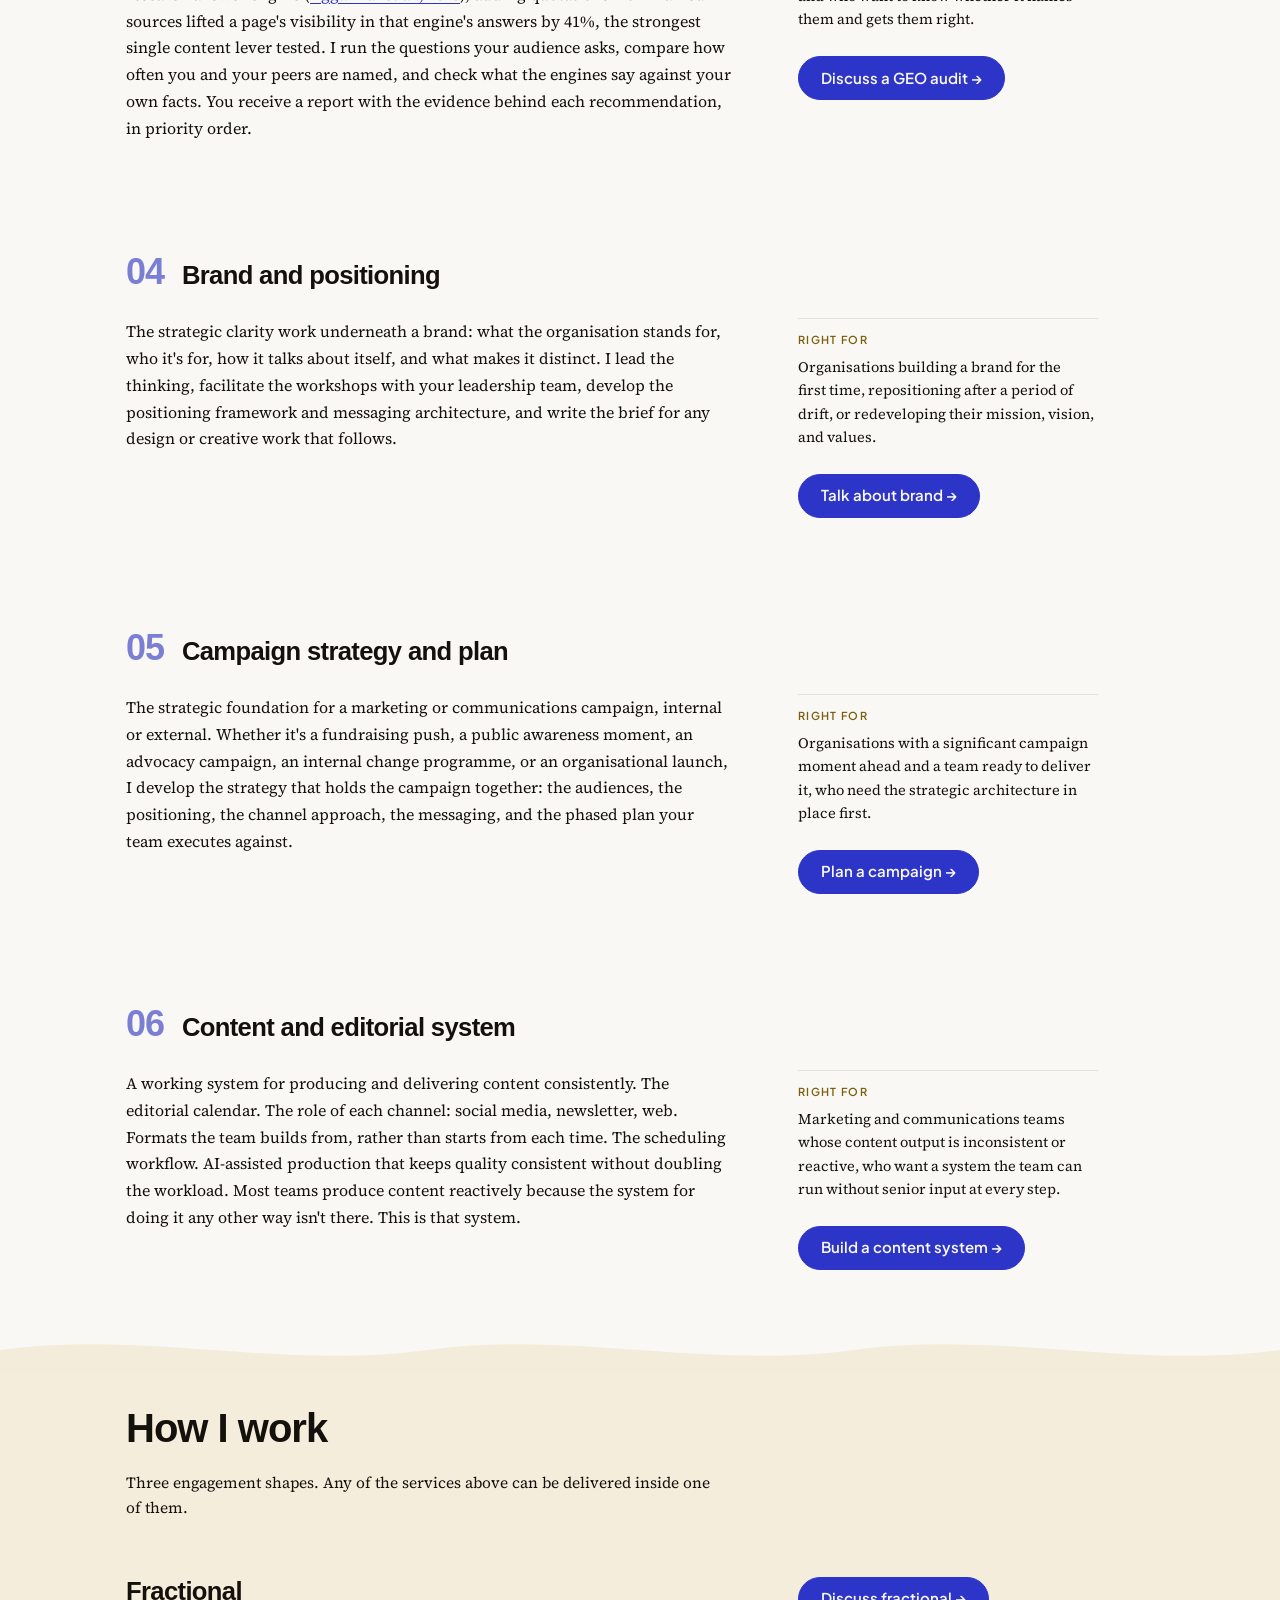
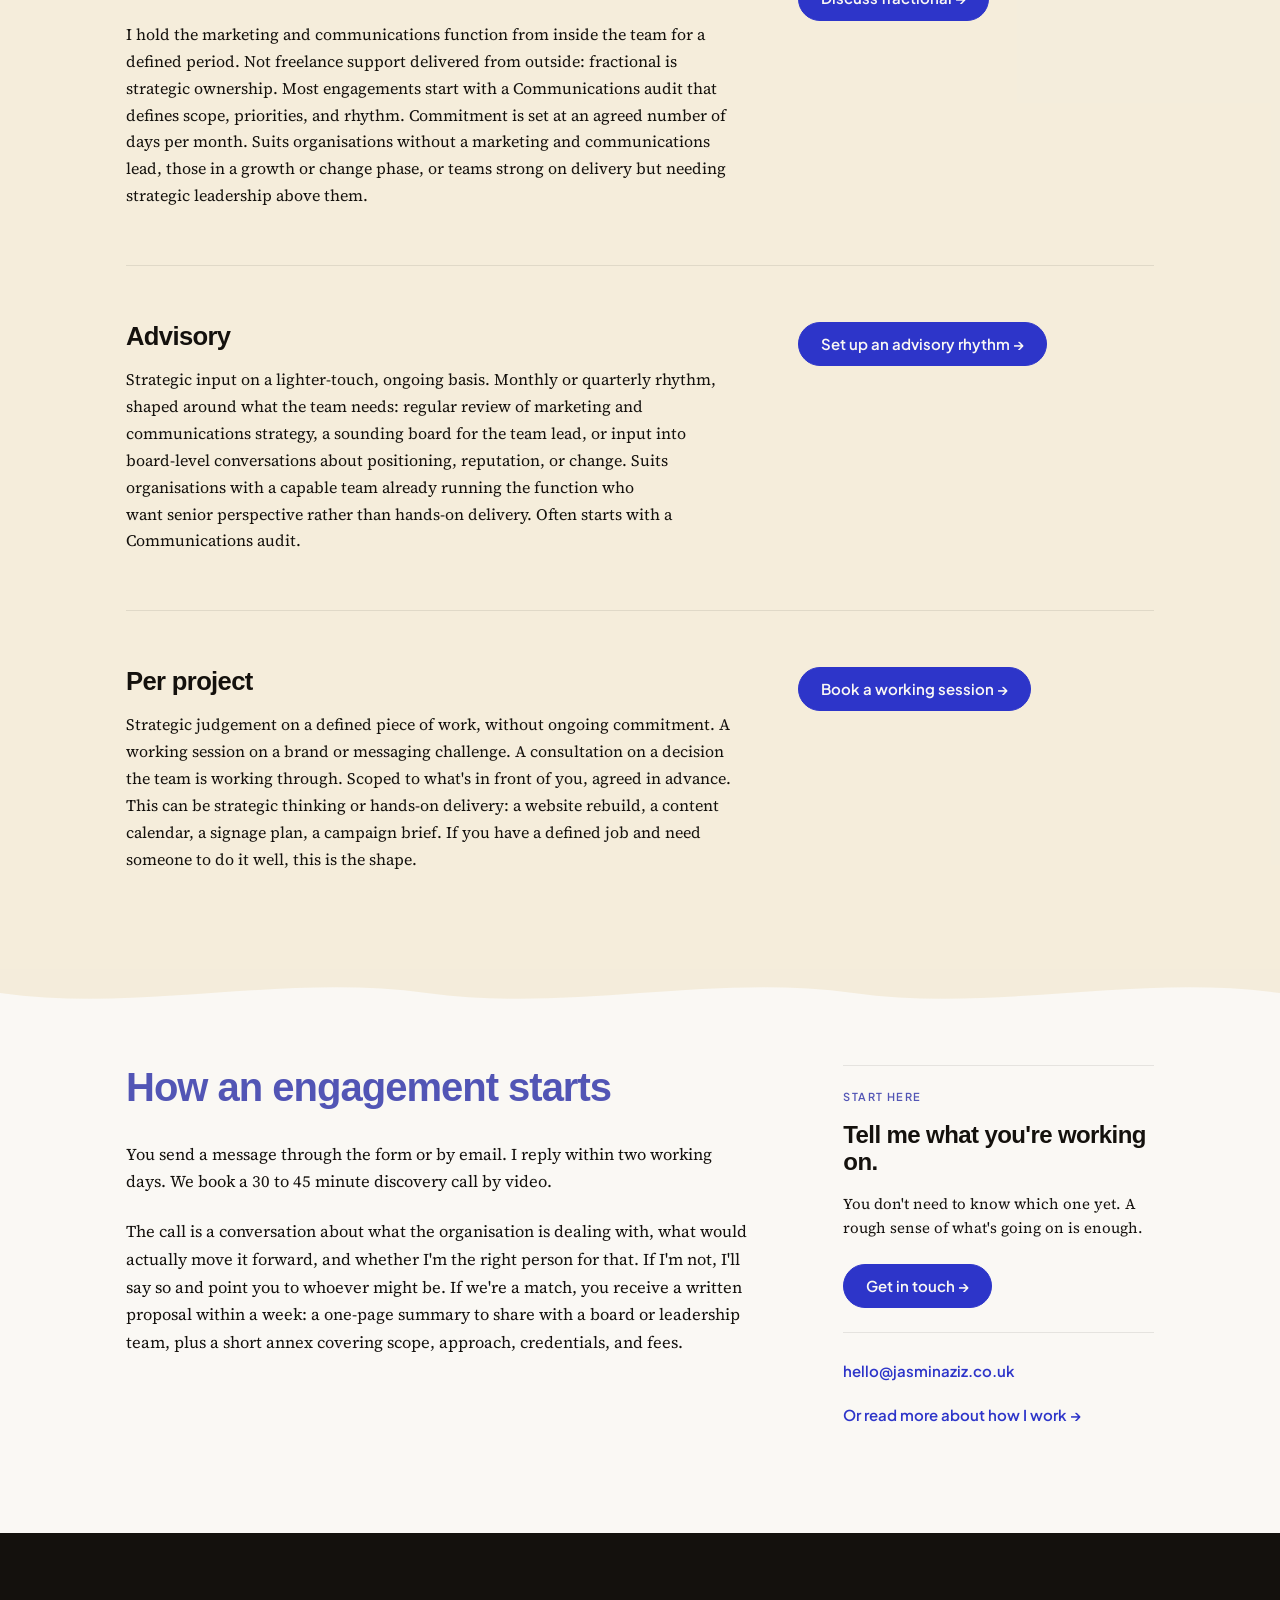
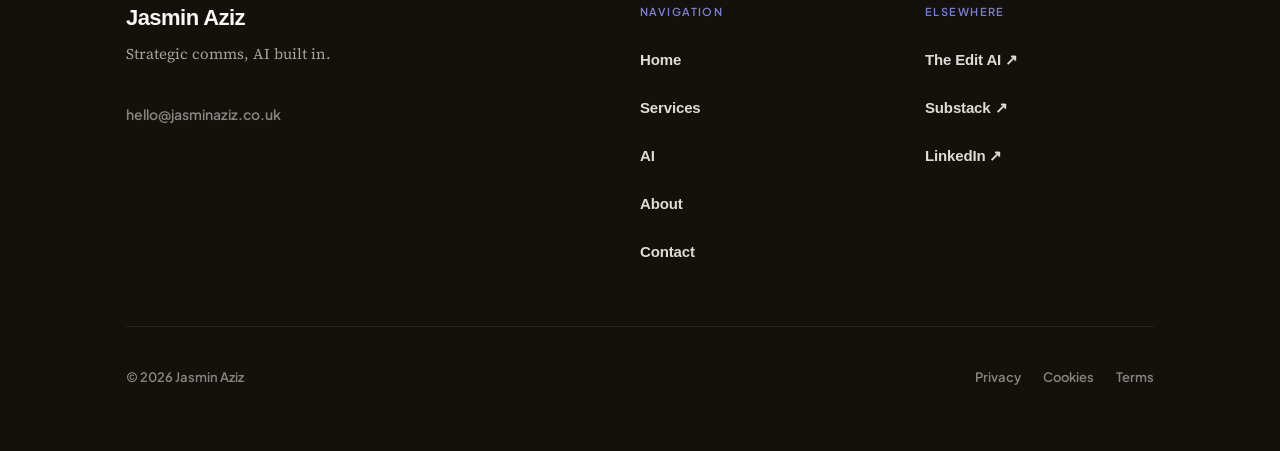
<file: services.html>
<!DOCTYPE html>
<html lang="en-GB">
<head>
<meta charset="UTF-8">
<meta name="viewport" content="width=device-width, initial-scale=1.0">
<title>Marketing &amp; Communications Services | Jasmin Aziz</title>
<meta name="author" content="Jasmin Aziz">
<meta name="description" content="Strategic marketing and communications services. Audit, brand, campaigns, content systems, AI governance and training, fractional engagement.">
<link rel="canonical" href="https://www.jasminaziz.co.uk/services">
<meta property="og:title" content="Marketing &amp; Communications Services | Jasmin Aziz">
<meta property="og:description" content="Strategic communications for values-led organisations. Brand, positioning, campaigns, and fractional leadership. AI fluency built into delivery.">
<meta property="og:image" content="https://www.jasminaziz.co.uk/assets/og-brand-2026-09.png">
<meta property="og:image:width" content="1200">
<meta property="og:image:height" content="630">
<meta property="og:image:alt" content="Jasmin Aziz: strategic marketing &amp; communications for the work that matters.">
<meta property="og:url" content="https://www.jasminaziz.co.uk/services">
<meta property="og:type" content="website">
<meta name="twitter:card" content="summary_large_image">
<meta name="twitter:title" content="Marketing &amp; Communications Services | Jasmin Aziz">
<meta name="twitter:description" content="Strategic communications for values-led organisations. Brand, positioning, campaigns, and fractional leadership. AI fluency built into delivery.">
<meta name="twitter:image" content="https://www.jasminaziz.co.uk/assets/og-brand-2026-09.png">
<meta name="twitter:image:alt" content="Jasmin Aziz: strategic marketing &amp; communications for the work that matters.">
<link rel="icon" href="/favicon.ico" sizes="32x32"><link rel="icon" type="image/svg+xml" href="/favicon.svg"><link rel="apple-touch-icon" href="/apple-touch-icon.png">
<link rel="preconnect" href="https://fonts.googleapis.com">
<link rel="preconnect" href="https://fonts.gstatic.com" crossorigin>
<link rel="preconnect" href="https://api.fontshare.com">
<link rel="preconnect" href="https://cdn.fontshare.com" crossorigin>
<!-- Fonts load without blocking first paint (11 Oct 2026); noscript keeps them for visitors without JavaScript -->
<link rel="preload" href="https://fonts.googleapis.com/css2?family=Plus+Jakarta+Sans:ital,wght@0,500;0,600&family=Source+Serif+4:ital,opsz,wght@0,8..60,400&display=swap" as="style" onload="this.onload=null;this.rel='stylesheet'">
<noscript><link rel="stylesheet" href="https://fonts.googleapis.com/css2?family=Plus+Jakarta+Sans:ital,wght@0,500;0,600&family=Source+Serif+4:ital,opsz,wght@0,8..60,400&display=swap"></noscript>
<link rel="preload" href="https://api.fontshare.com/v2/css?f[]=chillax@700&display=swap" as="style" onload="this.onload=null;this.rel='stylesheet'">
<noscript><link rel="stylesheet" href="https://api.fontshare.com/v2/css?f[]=chillax@700&display=swap"></noscript>
<link rel="stylesheet" href="site.css">
<style>
/* ── SERVICES-SPECIFIC ── */

/* Anchor bar */
.anchor-bar {
  background: var(--cream);
  border-bottom: 1px solid var(--rule);
  position: sticky;
  top: 64px;
  z-index: 90;
  padding: 0 var(--gutter);
}

.anchor-inner {
  display: flex;
  gap: 0;
  overflow-x: auto;
  scrollbar-width: none;
}

.anchor-inner::-webkit-scrollbar { display: none; }

.anchor-link {
  font-family: 'Plus Jakarta Sans', 'Plus Jakarta Sans Fallback', sans-serif;
  font-weight: 600;
  font-size: 0.875rem;
  color: var(--ink);
  text-decoration: none;
  padding: 14px 16px;
  white-space: nowrap;
  border-bottom: 2px solid transparent;
  transition: opacity 150ms ease, border-color 150ms ease;
  display: block;
}

.anchor-link:hover {
  opacity: 1;
  border-bottom-color: var(--cobalt);
}

/* Page intro */
.svc-page-intro {
  padding: var(--sv) 0 32px;
}

.svc-page-intro .label { margin-bottom: 20px; }

.svc-intro-grid {
  display: grid;
  /* minmax(0, …): without it an auto minimum lets a long word push the
     column past the gutter and the copy is clipped off-screen. */
  grid-template-columns: minmax(0, 5fr) minmax(0, 4fr);
  gap: 80px;
  align-items: start;
  margin-bottom: 32px;
}

.svc-page-h1 {
  font-family: 'Chillax', 'Chillax Fallback', 'Helvetica Neue', sans-serif;
  font-weight: 700;
  font-size: var(--fs-h1);
  letter-spacing: -0.03em;
  line-height: 1.0;
  color: var(--ink);
  margin-bottom: 0;
  text-wrap: balance;
  overflow-wrap: break-word;
}

/* Holds "Strategic marketing" and "& communications" on single lines where
   there is room. Released below 768px, where either phrase is wider than
   the column and would otherwise be clipped. */
.h1-nb { white-space: nowrap; }

.svc-intro-right p {
  font-size: 17px;
  line-height: 1.65;
  color: var(--ink);
  text-wrap: pretty;
}

.svc-intro-right p + p { margin-top: 20px; }

/* Tier heading */
.tier-head {
  padding: 32px 0 0;
  border-top: none;
  margin-top: 0;
}

.tier-head-grid {
  display: grid;
  grid-template-columns: 5fr 4fr;
  gap: 80px;
  align-items: end;
  margin-bottom: 8px;
}

.tier-title {
  font-family: 'Chillax', 'Chillax Fallback', 'Helvetica Neue', sans-serif;
  font-weight: 700;
  font-size: var(--fs-h2);
  letter-spacing: -0.025em;
  line-height: 1.1;
  color: var(--periwinkle-text);
}

.tier-intro {
  font-size: 15.5px;
  line-height: 1.65;
  color: var(--ink);
  text-wrap: pretty;
  padding: 20px 0 0;
  /* Same measure as the block copy column below it. */
  max-width: 38rem;
}

/* Service block */
.service-block {
  padding: 56px 0;
  scroll-margin-top: 128px;
}

/* Numeral sits beside the title, smaller than the section head above
   it: at 72px it outranked "Services" and made the H2 read small. */
.svc-block-header {
  display: grid;
  grid-template-columns: auto 1fr;
  gap: 18px;
  align-items: baseline;
  margin-bottom: 28px;
}

.svc-block-num {
  font-family: 'Chillax', 'Chillax Fallback', 'Helvetica Neue', sans-serif;
  font-weight: 700;
  font-size: 2.25rem;
  letter-spacing: -0.03em;
  line-height: 1;
  color: var(--periwinkle);
  user-select: none;
}

.svc-block-title {
  font-family: 'Chillax', 'Chillax Fallback', 'Helvetica Neue', sans-serif;
  font-weight: 700;
  font-size: var(--fs-h3);
  letter-spacing: -0.025em;
  line-height: 1.1;
  color: var(--ink);
  margin-bottom: 0;
}

/* Service and engagement-shape blocks share one structure: exactly two
   children, copy at a readable measure (38rem), then .svc-side taking
   the rest ("Right for", then the CTA). No spanning, no implicit rows:
   the old grid-row: 1 / -1 collapsed to one row and dropped every CTA
   under the copy (audit 2026-09-12). */
.svc-block-body {
  display: grid;
  grid-template-columns: minmax(0, 38rem) minmax(240px, 1fr);
  column-gap: 64px;
  align-items: start;
}

.svc-main-copy {
  font-size: 16px;
  line-height: 1.68;
  color: var(--ink);
  text-wrap: pretty;
}

.svc-side {
  display: flex;
  flex-direction: column;
  align-items: flex-start;
  gap: 24px;
  max-width: 300px;
}

/* "Right for" is marginalia: a hairline and a label, no side stripe. */
.svc-right-for {
  border-top: 1px solid var(--rule);
  padding-top: 14px;
}

.svc-right-for-label {
  font-family: 'Plus Jakarta Sans', 'Plus Jakarta Sans Fallback', sans-serif;
  font-weight: 600;
  font-size: var(--fs-label);
  letter-spacing: 0.12em;
  text-transform: uppercase;
  color: var(--ochre-text);
  display: block;
  margin-bottom: 10px;
}

.svc-right-for p {
  font-size: 14.5px;
  line-height: 1.62;
  color: var(--ink);
  text-wrap: pretty;
}

/* Service hairline rule */
.svc-rule {
  border: none;
  border-top: 1px solid var(--rule);
  margin: 0;
}

/* Shape blocks (tier 2) */
.shape-block {
  padding: 56px 0;
  scroll-margin-top: 128px;
}

.shape-block-header {
  display: grid;
  grid-template-columns: minmax(0, 38rem) minmax(240px, 1fr);
  gap: 64px;
  align-items: start;
}

.shape-title {
  font-family: 'Chillax', 'Chillax Fallback', 'Helvetica Neue', sans-serif;
  font-weight: 700;
  font-size: var(--fs-h3);
  letter-spacing: -0.025em;
  line-height: 1.1;
  color: var(--ink);
  margin-bottom: 16px;
}

.shape-copy {
  font-size: 16px;
  line-height: 1.68;
  color: var(--ink);
  text-wrap: pretty;
}

/* How it starts */
.how-section {
  padding: var(--sv) 0;
  scroll-margin-top: 128px;
}

.who-section {
  scroll-margin-top: 128px;
}

.how-grid {
  display: grid;
  grid-template-columns: 1fr 2fr;
  gap: 80px;
  align-items: start;
}

.how-grid .label { margin-bottom: 20px; }
.how-grid .section-head { font-size: 30px; }

.how-body p {
  font-size: 16.5px;
  line-height: 1.68;
  text-wrap: pretty;
}

.how-body p + p {
  margin-top: 22px;
  color: var(--ink);
}

.how-process-grid {
  display: grid;
  grid-template-columns: 2fr 1fr;
  gap: 96px;
  align-items: start;
}

/* =================================================================
   SERVICES — MOBILE BREAKPOINTS
   ================================================================= */

/* ── 900px: intro grid collapses ───────────────────────────────── */
@media (max-width: 900px) {
  .svc-intro-grid {
    grid-template-columns: minmax(0, 1fr);
    gap: 28px;
  }
}

/* ── 768px: grid collapses ──────────────────────────────────────── */
@media (max-width: 768px) {

  /* Page intro: already 1-col from 900px rule above */
  .h1-nb { white-space: normal; }

  /* Block bodies: 2-col → 1-col. DOM order already reads
     copy → Right for → CTA, so no reordering is needed. */
  .svc-block-body {
    grid-template-columns: 1fr;
    gap: 20px;
  }
  .svc-side { max-width: none; }
  .svc-side .pill { width: 100%; justify-content: center; }

  /* Shape block header: 2-col → 1-col. */
  .shape-block-header {
    grid-template-columns: 1fr;
    gap: 24px;
  }

  .tier-intro { max-width: none; }

  /* How-it-starts grid: 2fr 1fr → 1-col. */
  .how-process-grid {
    grid-template-columns: 1fr;
    gap: 40px;
  }

  /* How grid: 1fr 2fr → 1-col */
  .how-grid {
    grid-template-columns: 1fr;
    gap: 20px;
  }
}

.mobile-amp { display: none; }

/* ── 640px: anchor bar + type scale ────────────────────────────── */
@media (max-width: 640px) {
  .mobile-amp { display: inline; }
  .mobile-and { display: none; }

  /* Anchor bar tracks 56px mobile nav */
  .anchor-bar { top: 56px; }

  /* Service block header: numeral steps down with the title */
  .svc-block-header { gap: 14px; }
  .svc-block-num { font-size: 1.75rem; }

  /* Service + shape copy */
  .svc-main-copy, .shape-copy { font-size: 15.5px; }

  /* Tighten gap: intro paragraph → Services title */
  .svc-page-intro { padding-bottom: 20px; }
  .tier-head { padding-top: 20px; }

  /* Clear the 48px who-section wave before the how-section title */
  .how-section { padding-top: 64px; }
}

</style>

<script type="application/ld+json">
{
  "@context": "https://schema.org",
  "@type": "FAQPage",
  "mainEntity": [
    {
      "@type": "Question",
      "name": "What is a communications audit?",
      "acceptedAnswer": {
        "@type": "Answer",
        "text": "A strategic review of your marketing and communications function. Audiences, channels, content output across the team, brand consistency, capacity, and whether the strategy underneath the activity is doing real work. The audit finds the gap between what is being produced and what the organisation actually needs. You receive a written assessment and prioritised recommendations, ready to take to a board, a leadership team, or straight into a plan."
      }
    },
    {
      "@type": "Question",
      "name": "What does fractional marketing and communications leadership mean?",
      "acceptedAnswer": {
        "@type": "Answer",
        "text": "Fractional means holding the marketing and communications function from inside the team for a defined period. Not freelance support delivered from outside. Fractional is strategic ownership. Commitment is set at an agreed number of days per month. It suits organisations without a marketing and communications lead, those in a growth or change phase, or teams strong on delivery but needing strategic leadership above them."
      }
    },
    {
      "@type": "Question",
      "name": "Who do you work with?",
      "acceptedAnswer": {
        "@type": "Answer",
        "text": "Organisations that hold sensitive data and answer to a board. My experience is in charity, heritage and the third sector, but the problem is not particular to them. What these organisations need is strategic marketing and communications support, whether that's a defined piece of work such as a brand, campaign or audit, or ongoing senior capacity inside the team."
      }
    },
    {
      "@type": "Question",
      "name": "How does an engagement start?",
      "acceptedAnswer": {
        "@type": "Answer",
        "text": "You send a message through the form or by email. I reply within two working days. We book a 30 to 45 minute discovery call by video. If we're a match, you receive a written proposal within a week: a one-page summary to share with a board or leadership team, plus a short annex covering scope, approach, credentials, and fees."
      }
    },
    {
      "@type": "Question",
      "name": "Do you work on a project basis or ongoing?",
      "acceptedAnswer": {
        "@type": "Answer",
        "text": "Both. Three engagement shapes are available: Fractional (ongoing, inside the team, defined days per month), Advisory (lighter-touch monthly or quarterly strategic input), and Per project (a defined piece of work, no ongoing commitment). Any of the defined services can sit inside any of these shapes."
      }
    },
    {
      "@type": "Question",
      "name": "How much do your services cost?",
      "acceptedAnswer": {
        "@type": "Answer",
        "text": "Fees are scoped to the engagement and arrive in writing at proposal stage. Each service can run on its own or sit inside a longer engagement."
      }
    }
  ]
}
</script>
<script type="application/ld+json">
{
  "@context": "https://schema.org",
  "@graph": [
    {
      "@type": "Service",
      "name": "Communications Audit",
      "description": "A strategic review of your marketing and communications function. Audiences, channels, content output, brand consistency, capacity, and whether the strategy underneath the activity is doing real work. Delivers a written assessment and prioritised recommendations.",
      "provider": { "@type": "Person", "@id": "https://www.jasminaziz.co.uk/#person", "name": "Jasmin Aziz", "url": "https://www.jasminaziz.co.uk" },
      "areaServed": "United Kingdom",
      "url": "https://www.jasminaziz.co.uk/services#audit"
    },
    {
      "@type": "Service",
      "@id": "https://www.jasminaziz.co.uk/ai#service",
      "name": "AI, trust and communications",
      "description": "Governance and training for the people accountable for AI use. Finds where AI is already in use, matches data handling to the sensitivity of the tool, and trains from your team's real work. Not a general AI introduction.",
      "provider": { "@type": "Person", "@id": "https://www.jasminaziz.co.uk/#person", "name": "Jasmin Aziz", "url": "https://www.jasminaziz.co.uk" },
      "areaServed": "United Kingdom",
      "url": "https://www.jasminaziz.co.uk/ai"
    },
    {
      "@type": "Service",
      "name": "Brand and Positioning",
      "description": "Strategic clarity work underneath a brand: what the organisation stands for, who it is for, how it talks about itself, and what makes it distinct. Delivers positioning framework, messaging architecture, and creative brief.",
      "provider": { "@type": "Person", "@id": "https://www.jasminaziz.co.uk/#person", "name": "Jasmin Aziz", "url": "https://www.jasminaziz.co.uk" },
      "areaServed": "United Kingdom",
      "url": "https://www.jasminaziz.co.uk/services#brand"
    },
    {
      "@type": "Service",
      "name": "Campaign Strategy and Plan",
      "description": "Strategic foundation for a marketing or communications campaign: fundraising, public awareness, advocacy, internal change, or organisational launch. Delivers audiences, positioning, channel approach, messaging, and phased plan.",
      "provider": { "@type": "Person", "@id": "https://www.jasminaziz.co.uk/#person", "name": "Jasmin Aziz", "url": "https://www.jasminaziz.co.uk" },
      "areaServed": "United Kingdom",
      "url": "https://www.jasminaziz.co.uk/services#campaign"
    },
    {
      "@type": "Service",
      "name": "Content and Editorial System",
      "description": "A working system for producing and delivering content consistently. Editorial calendar, channel roles, reusable formats, scheduling workflow, and AI-assisted production built for teams whose content output is currently reactive.",
      "provider": { "@type": "Person", "@id": "https://www.jasminaziz.co.uk/#person", "name": "Jasmin Aziz", "url": "https://www.jasminaziz.co.uk" },
      "areaServed": "United Kingdom",
      "url": "https://www.jasminaziz.co.uk/services#content"
    }
  ]
}
</script>
</head>
<body>
<a class="skip-link" href="#main-content">Skip to content</a>

<!-- NAV -->
<nav class="site-nav" aria-label="Primary">
  <a href="/" class="wordmark">Jasmin Aziz</a>
  <ul class="nav-list">
    <li><a href="/services" class="active">Services</a></li>
    <li><a href="/ai">AI</a></li>
    <li><a href="/about">About</a></li>
    <li><a href="/contact">Contact</a></li>
  </ul>
  <button class="nav-toggle" aria-label="Open navigation" aria-expanded="false" aria-controls="nav-drawer">
    <span class="nav-toggle-bar"></span>
    <span class="nav-toggle-bar"></span>
    <span class="nav-toggle-bar"></span>
  </button>
</nav>
<nav class="nav-drawer" id="nav-drawer" aria-hidden="true" aria-label="Mobile">
  <ul class="nav-drawer-list">
    <li><a href="/services">Services</a></li>
    <li><a href="/ai">AI</a></li>
    <li><a href="/about">About</a></li>
    <li><a href="/contact">Contact</a></li>
  </ul>
</nav>

<main id="main-content" tabindex="-1">

<!-- ANCHOR BAR -->
<div class="anchor-bar">
  <div class="anchor-inner">
    <a href="#audit" class="anchor-link">Audit</a>
    <a href="#ai-training" class="anchor-link">AI</a>
    <a href="#geo-audit" class="anchor-link">GEO</a>
    <a href="#brand" class="anchor-link">Brand</a>
    <a href="#campaign" class="anchor-link">Campaign</a>
    <a href="#content" class="anchor-link">Content</a>
        <a href="#how-i-work" class="anchor-link">How I work</a>
    <a href="#how-it-starts" class="anchor-link">Process</a>
  </div>
</div>

<!-- PAGE INTRO -->
<div class="wrap">
  <div class="svc-page-intro">
    <div class="svc-intro-grid">
      <div>
        <h1 class="svc-page-h1"><span class="h1-nb">Strategic marketing</span> <span class="h1-nb">&amp; communications</span>, delivered in the shape that fits.</h1>
      </div>
      <div class="svc-intro-right">
        <p>Some organisations need a defined piece of work. Others need capacity inside the team for a period, or strategic input alongside the team they already have. Three shapes cover it: <a href="#fractional" style="color:var(--cobalt);text-decoration:underline;text-decoration-thickness:1px;text-underline-offset:3px;">fractional</a>, <a href="#advisory" style="color:var(--cobalt);text-decoration:underline;text-decoration-thickness:1px;text-underline-offset:3px;">advisory</a>, and <a href="#per-project" style="color:var(--cobalt);text-decoration:underline;text-decoration-thickness:1px;text-underline-offset:3px;">per project</a>.</p>
      </div>
    </div>
  </div>
</div>


<!-- ── TIER 1: SERVICES ── -->
<div class="wrap" id="services-tier">
  <div class="tier-head">
    <h2 class="tier-title">Services</h2>
  </div>
  <p class="tier-intro">Each can run on its own or sit inside a longer engagement. Pricing is scoped per project and arrives at proposal stage.</p>

  <!-- SERVICE 01: COMMUNICATIONS AUDIT -->
  <section class="service-block" id="audit">
    <div class="svc-block-header">
      <div class="svc-block-num">01</div>
      <div>
        <h2 class="svc-block-title">Communications audit</h2>
      </div>
    </div>
    <div class="svc-block-body">
      <div class="svc-main-col">
        <p class="svc-main-copy">A strategic review of your marketing and communications function. Audiences, channels, content output across the team, brand consistency, capacity, and whether the strategy underneath the activity is doing real work. The audit finds the gap between what is being produced and what the organisation actually needs. You receive a written assessment and prioritised recommendations, ready to take to a board, a leadership team, or straight into a plan.</p>
      </div>
      <div class="svc-side">
        <div class="svc-right-for">
          <span class="svc-right-for-label">Right for</span>
          <p>Organisations that sense something isn't working but haven't been able to name it. Also a starting point before a longer engagement.</p>
        </div>
        <a href="/contact#audit" class="pill pill-cobalt">Discuss an audit →</a>
      </div>
    </div>
  </section>
  <section class="service-block" id="ai-training">
    <div class="svc-block-header">
      <div class="svc-block-num">02</div>
      <div>
        <h2 class="svc-block-title">AI, trust and communications</h2>
      </div>
    </div>
    <div class="svc-block-body">
      <div class="svc-main-col">
        <p class="svc-main-copy">Governance starts with finding where AI is already in use, including the tools nobody signed off, and builds towards a policy short enough for a non-specialist to run, with data handling matched to each tool's sensitivity. Training builds fluency instead: a diagnostic of your team's real work, not a generic outline, covering what these tools do well and where they don't belong.</p>
      </div>
      <div class="svc-side">
        <div class="svc-right-for">
          <span class="svc-right-for-label">Right for</span>
          <p>Organisations that hold sensitive data and answer to a board, with no in-house counsel or technical team to hand the AI question to.</p>
        </div>
        <a href="/ai" class="pill pill-cobalt">See the AI work →</a>
      </div>
    </div>
  </section>
  <section class="service-block" id="geo-audit">
    <div class="svc-block-header">
      <div class="svc-block-num">03</div>
      <div>
        <h2 class="svc-block-title">GEO audit</h2>
      </div>
    </div>
    <div class="svc-block-body">
      <div class="svc-main-col">
        <p class="svc-main-copy">A fixed-scope audit of how visible, and how accurately, your organisation appears in AI search and answer engines such as ChatGPT, Perplexity and Google's AI Overviews. The checks rest on published research: in controlled experiments on a research answer engine (<a href="https://arxiv.org/abs/2311.09735" style="color:var(--cobalt);text-decoration:underline;text-decoration-thickness:1px;text-underline-offset:3px;">Aggarwal et al., 2023</a>), adding quotations from named sources lifted a page's visibility in that engine's answers by 41%, the strongest single content lever tested. I run the questions your audience asks, compare how often you and your peers are named, and check what the engines say against your own facts. You receive a report with the evidence behind each recommendation, in priority order.</p>
      </div>
      <div class="svc-side">
        <div class="svc-right-for">
          <span class="svc-right-for-label">Right for</span>
          <p>Organisations whose audience now asks an AI assistant before visiting their website, and who want to know whether it names them and gets them right.</p>
        </div>
        <a href="/contact#geo-audit" class="pill pill-cobalt">Discuss a GEO audit →</a>
      </div>
    </div>
  </section>
  <section class="service-block" id="brand">
    <div class="svc-block-header">
      <div class="svc-block-num">04</div>
      <div>
        <h2 class="svc-block-title">Brand and positioning</h2>
      </div>
    </div>
    <div class="svc-block-body">
      <div class="svc-main-col">
        <p class="svc-main-copy">The strategic clarity work underneath a brand: what the organisation stands for, who it's for, how it talks about itself, and what makes it distinct. I lead the thinking, facilitate the workshops with your leadership team, develop the positioning framework and messaging architecture, and write the brief for any design or creative work that follows.</p>
      </div>
      <div class="svc-side">
        <div class="svc-right-for">
          <span class="svc-right-for-label">Right for</span>
          <p>Organisations building a brand for the first time, repositioning after a period of drift, or redeveloping their mission, vision, and values.</p>
        </div>
        <a href="/contact#brand" class="pill pill-cobalt">Talk about brand →</a>
      </div>
    </div>
  </section>
  <section class="service-block" id="campaign">
    <div class="svc-block-header">
      <div class="svc-block-num">05</div>
      <div>
        <h2 class="svc-block-title">Campaign strategy and plan</h2>
      </div>
    </div>
    <div class="svc-block-body">
      <div class="svc-main-col">
        <p class="svc-main-copy">The strategic foundation for a marketing or communications campaign, internal or external. Whether it's a fundraising push, a public awareness moment, an advocacy campaign, an internal change programme, or an organisational launch, I develop the strategy that holds the campaign together: the audiences, the positioning, the channel approach, the messaging, and the phased plan your team executes against.</p>
      </div>
      <div class="svc-side">
        <div class="svc-right-for">
          <span class="svc-right-for-label">Right for</span>
          <p>Organisations with a significant campaign moment ahead and a team ready to deliver it, who need the strategic architecture in place first.</p>
        </div>
        <a href="/contact#campaign" class="pill pill-cobalt">Plan a campaign →</a>
      </div>
    </div>
  </section>
  <section class="service-block" id="content">
    <div class="svc-block-header">
      <div class="svc-block-num">06</div>
      <div>
        <h2 class="svc-block-title">Content and editorial system</h2>
      </div>
    </div>
    <div class="svc-block-body">
      <div class="svc-main-col">
        <p class="svc-main-copy">A working system for producing and delivering content consistently. The editorial calendar. The role of each channel: social media, newsletter, web. Formats the team builds from, rather than starts from each time. The scheduling workflow. AI-assisted production that keeps quality consistent without doubling the workload. Most teams produce content reactively because the system for doing it any other way isn't there. This is that system.</p>
      </div>
      <div class="svc-side">
        <div class="svc-right-for">
          <span class="svc-right-for-label">Right for</span>
          <p>Marketing and communications teams whose content output is inconsistent or reactive, who want a system the team can run without senior input at every step.</p>
        </div>
        <a href="/contact#content" class="pill pill-cobalt">Build a content system →</a>
      </div>
    </div>
  </section>

</div>


<!-- ── TIER 2: HOW I WORK ALONGSIDE THE TEAM ── -->
<section class="who-section" id="how-i-work" style="margin-top:48px;padding-top:32px;padding-bottom:40px;">
<div class="wrap">
  <div class="tier-head" style="border-top:none;padding-top:0;">
    <h2 class="section-head">How I work</h2>
  </div>
  <p class="tier-intro">Three engagement shapes. Any of the services above can be delivered inside one of them.</p>

  <!-- SHAPE: FRACTIONAL -->
  <section class="shape-block" id="fractional">
    <div class="shape-block-header">
      <div>
        <h3 class="shape-title">Fractional</h3>
        <p class="shape-copy">I hold the marketing and communications function from inside the team for a defined period. Not freelance support delivered from outside: fractional is strategic ownership. Most engagements start with a Communications audit that defines scope, priorities, and rhythm. Commitment is set at an agreed number of days per month. Suits organisations without a marketing and communications lead, those in a growth or change phase, or teams strong on delivery but needing strategic leadership above them.</p>
      </div>
      <div class="svc-side">
        <a href="/contact#fractional" class="pill pill-cobalt">Discuss fractional →</a>
      </div>
    </div>
  </section>

  <hr class="svc-rule">

  <!-- SHAPE: ADVISORY -->
  <section class="shape-block" id="advisory">
    <div class="shape-block-header">
      <div>
        <h3 class="shape-title">Advisory</h3>
        <p class="shape-copy">Strategic input on a lighter-touch, ongoing basis. Monthly or quarterly rhythm, shaped around what the team needs: regular review of marketing and communications strategy, a sounding board for the team lead, or input into board-level conversations about positioning, reputation, or change. Suits organisations with a capable team already running the function who want senior perspective rather than hands-on delivery. Often starts with a Communications audit.</p>
      </div>
      <div class="svc-side">
        <a href="/contact#advisory" class="pill pill-cobalt">Set up an advisory rhythm →</a>
      </div>
    </div>
  </section>

  <hr class="svc-rule">

  <!-- SHAPE: PER PROJECT -->
  <section class="shape-block" id="per-project">
    <div class="shape-block-header">
      <div>
        <h3 class="shape-title">Per project</h3>
        <p class="shape-copy">Strategic judgement on a defined piece of work, without ongoing commitment. A working session on a brand or messaging challenge. A consultation on a decision the team is working through. Scoped to what's in front of you, agreed in advance. This can be strategic thinking or hands-on delivery: a website rebuild, a content calendar, a signage plan, a campaign brief. If you have a defined job and need someone to do it well, this is the shape.</p>
      </div>
      <div class="svc-side">
        <a href="/contact#per-project" class="pill pill-cobalt">Book a working session →</a>
      </div>
    </div>
  </section>

</div>

</section>

<!-- PROCESS + START — merged closing section -->
<div class="wrap">
  <section class="how-section" id="how-it-starts">
    <div class="how-process-grid">
      <div>
        <h2 class="section-head section-head--accent" style="margin-bottom:32px;">How an engagement starts</h2>
        <div class="how-body">
          <p>You send a message through the form or by email. I reply within two working days. We book a 30 to 45 minute discovery call by video.</p>
          <p>The call is a conversation about what the organisation is dealing with, what would actually move it forward, and whether I'm the right person for that. If I'm not, I'll say so and point you to whoever might be. If we're a match, you receive a written proposal within a week: a one-page summary to share with a board or leadership team, plus a short annex covering scope, approach, credentials, and fees.</p>
        </div>
      </div>
      <aside class="close-aside">
        <span class="label">Start here</span>
        <h3 class="close-aside-head">Tell me what you're working on.</h3>
        <p class="close-aside-note">You don't need to know which one yet. A rough sense of what's going on is enough.</p>
        <a href="/contact" class="pill pill-cobalt">Get in touch →</a>
        <div class="close-aside-links">
          <a href="mailto:hello@jasminaziz.co.uk">hello@jasminaziz.co.uk</a>
          <a href="/about">Or read more about how I work →</a>
        </div>
      </aside>
    </div>
  </section>
</div>

<!-- FOOTER -->

</main>
<footer>
  <div class="wrap">
    <div class="footer-grid">
      <div>
        <a href="/" class="footer-wordmark">Jasmin Aziz</a>
        <span class="footer-tagline">Strategic comms, AI built in.</span>
        <a href="mailto:hello@jasminaziz.co.uk" class="footer-contact">hello@jasminaziz.co.uk</a>
      </div>
      <div>
        <span class="footer-col-label">Navigation</span>
        <ul class="footer-nav-list">
          <li><a href="/">Home</a></li>
          <li><a href="/services">Services</a></li>
          <li><a href="/ai">AI</a></li>
          <li><a href="/about">About</a></li>
          <li><a href="/contact">Contact</a></li>
        </ul>
      </div>
      <div>
        <span class="footer-col-label">Elsewhere</span>
        <ul class="footer-nav-list">
          <li><a href="https://theeditai.co.uk/" target="_blank" rel="noopener">The Edit AI ↗&#xFE0E;<span class="sr-only"> (opens in new tab)</span></a></li>
          <li><a href="https://jasminaziz.substack.com" target="_blank" rel="noopener">Substack ↗&#xFE0E;<span class="sr-only"> (opens in new tab)</span></a></li>
          <li><a href="https://www.linkedin.com/in/jasmin-r-aziz/" target="_blank" rel="noopener">LinkedIn ↗&#xFE0E;<span class="sr-only"> (opens in new tab)</span></a></li>
        </ul>
      </div>
    </div>
    <div class="footer-bottom">
      <span class="footer-meta">© 2026 Jasmin Aziz</span>
      <div class="footer-legal">
        <a href="/legal#privacy" class="footer-legal-link">Privacy</a>
        <a href="/legal#cookies" class="footer-legal-link">Cookies</a>
        <a href="/legal#terms" class="footer-legal-link">Terms</a>
      </div>
    </div>
  </div>
</footer>

<button id="scroll-top-btn" class="scroll-top-btn" aria-label="Back to top">
  <svg width="20" height="20" viewBox="0 0 20 20" fill="none" aria-hidden="true">
    <path d="M10 15V5M5 10l5-5 5 5" stroke="currentColor" stroke-width="2" stroke-linecap="round" stroke-linejoin="round"/>
  </svg>
</button>
<script src="nav.js"></script>
<script src="scroll-top.js"></script>
</body>
</html>
</file>
<file: site.css>
/* ── JASMIN AZIZ — Shared site styles ── */
/* =================================================================
   MOBILE-FIRST TOKENS & SHARED COMPONENTS
   All inner pages (about, services, contact, legal) load this file.
   The hamburger nav, footer breakpoints, touch targets, and layout
   tokens defined here apply site-wide automatically.
   ================================================================= */
*, *::before, *::after { box-sizing: border-box; margin: 0; padding: 0; }

/* Chillax's stand-in until the webfont arrives: Arial or Helvetica Neue Bold widened to
   Chillax's measured width (108%), so headings break on the same words and nothing jumps
   when Chillax swaps in (Services H1 at 768px shifted the page by CLS 0.317 without it). */
@font-face {
  font-family: 'Chillax Fallback';
  src: local('Arial Bold'), local('Arial-BoldMT'), local('Helvetica Neue Bold'), local('HelveticaNeue-Bold');
  font-weight: 700;
  size-adjust: 108%;
}

/* The same for the Google fonts, measured 11 Oct 2026 on page text at the sizes the
   site sets (12 to 17px): Plus Jakarta Sans 500 sets 106% of Arial, its 600 99% of
   Arial Bold, and Source Serif 4 104% of Georgia. Measure Source Serif at text size:
   it has an optical-size axis and sets far narrower at display sizes. */
@font-face {
  font-family: 'Plus Jakarta Sans Fallback';
  src: local('Arial'), local('ArialMT');
  font-weight: 500;
  size-adjust: 106%;
}
@font-face {
  font-family: 'Plus Jakarta Sans Fallback';
  src: local('Arial Bold'), local('Arial-BoldMT');
  font-weight: 600;
  size-adjust: 99%;
}
@font-face {
  font-family: 'Source Serif 4 Fallback';
  src: local('Georgia');
  font-weight: 400;
  size-adjust: 104%;
}

:root {
  --cobalt:     #2D35C9;
  --periwinkle: #7B7FD4;
  --ochre:      #C99A2C;
  --ink:        #14110D;
  --cream:      #FAF8F4;
  --rule:       rgba(20,17,13,0.09);

  /* ── A11Y TEXT TOKENS ───────────────────────────────────────────
     Pre-blended hex values for every opacity-based colour variant.
     WCAG ratios assume their named background context.
     NEVER use CSS opacity to mute text colour — use these instead.
     ─────────────────────────────────────────────────────────────── */
  --periwinkle-text: #5255B5; /* 5.95:1 on cream: periwinkle for text */
  --ochre-text:      #7A5C0C; /* 5.89:1 on cream: ochre for text */
  --ink-muted:       #706D68; /* 4.8:1 on cream  — replaces ink @45% opacity        */
  --cream-muted:     #A5A09A; /* 7.4:1 on ink    — replaces cream @38% opacity      */

  /* Layout tokens
     --gutter: 20px at 390px viewport → 56px at 1120px+
     --sv:     section vertical padding, 56px → 96px           */
  --gutter: clamp(20px, 5vw, 56px); /* @kind spacing */
  --sv:     clamp(56px, 9vw, 96px); /* @kind spacing */
  --ochre-pct: 12; /* @kind other */

  /* ── TYPE SCALE (2026-09-12) ─────────────────────────────────────
     One scale for every page. Steps are at least 1.25x apart at every
     width. The homepage H1 is the one display size above --fs-h1 and
     lives in homepage.css. Tracked capitals are for true labels only,
     never smaller than --fs-label. No italic display styles.
     ─────────────────────────────────────────────────────────────── */
  --fs-h1:    clamp(2.25rem, 5vw, 3.25rem);    /* 36 → 52px  inner-page H1 */
  --fs-h2:    clamp(1.75rem, 3.2vw, 2.5rem);   /* 28 → 40px  section heads */
  --fs-h3:    clamp(1.375rem, 2vw, 1.625rem);  /* 22 → 26px  block titles */
  --fs-body:  1.0625rem;                       /* 17px       body copy */
  --fs-small: 0.9375rem;                       /* 15px       buttons, links, asides */
  --fs-label: 0.6875rem;                       /* 11px       uppercase labels */
}

html { scroll-behavior: smooth; overflow-x: clip; }

body {
  background: var(--cream);
  color: var(--ink);
  font-family: 'Source Serif 4', 'Source Serif 4 Fallback', Georgia, serif;
  font-size: 1rem;
  -webkit-font-smoothing: antialiased;
  overflow-x: hidden;
}

body::after {
  content: '';
  position: fixed;
  inset: 0;
  background-image: url("data:image/svg+xml,%3Csvg xmlns='http://www.w3.org/2000/svg' width='256' height='256'%3E%3Cfilter id='g'%3E%3CfeTurbulence type='fractalNoise' baseFrequency='0.72' numOctaves='4' stitchTiles='stitch'/%3E%3C/filter%3E%3Crect width='256' height='256' filter='url(%23g)'/%3E%3C/svg%3E");
  opacity: 0.035;
  pointer-events: none;
  z-index: 9000;
}

/* ── SKIP LINK ───────────────────────────────────────────────────
   First focusable element in <body>. Hidden until keyboard focus.
   WCAG 2.4.1 — Bypass Blocks (AA).
   ─────────────────────────────────────────────────────────────── */
.skip-link {
  position: absolute;
  left: -9999px;
  top: auto;
  width: 1px;
  height: 1px;
  overflow: hidden;
}
.skip-link:focus {
  position: fixed;
  top: 12px;
  left: 12px;
  width: auto;
  height: auto;
  overflow: visible;
  z-index: 9999;
  background: var(--cobalt);
  color: var(--cream);
  padding: 12px 20px;
  border-radius: 4px;
  font-family: 'Plus Jakarta Sans', 'Plus Jakarta Sans Fallback', sans-serif;
  font-weight: 700;
  font-size: 0.875rem;
  letter-spacing: 0.04em;
  text-decoration: none;
  outline: 2px solid var(--cream);
  outline-offset: 2px;
}

/* ── SCREEN-READER UTILITY ──────────────────────────────────────
   Use for visually-hidden but announced text:
   e.g. "(opens in new tab)" inside target="_blank" links.
   ─────────────────────────────────────────────────────────────── */
.sr-only {
  position: absolute;
  width: 1px;
  height: 1px;
  padding: 0;
  margin: -1px;
  overflow: hidden;
  clip: rect(0, 0, 0, 0);
  white-space: nowrap;
  border: 0;
}

/* ── CONTAINER ──────────────────────────────────────────────────── */
/* Gutter scales: 20px (390px) → 56px (1120px+) via clamp          */
.wrap { max-width: 1140px; margin: 0 auto; padding: 0 var(--gutter); }

/* ── LABEL ──────────────────────────────────────────────────────── */
/* --periwinkle-text (#5255B5) = 5.95:1 on cream. Raw periwinkle is
   3.40:1 and fails AA at 11px. */
.label {
  font-family: 'Plus Jakarta Sans', 'Plus Jakarta Sans Fallback', sans-serif;
  font-weight: 600;
  font-size: 0.6875rem;
  letter-spacing: 0.13em;
  text-transform: uppercase;
  display: block;
  color: var(--periwinkle-text);
}

/* =================================================================
   NAV — Desktop: 64px cobalt bar, inline pill links.
   Mobile ≤640px: 56px height, inline links hidden, hamburger shown.
   Hamburger toggles .nav-open on .site-nav (bars → ×) and .open
   on #nav-drawer (max-height 0 → 240px). See nav.js for JS.
   ================================================================= */
.site-nav {
  background: var(--cobalt);
  padding: 0 var(--gutter);
  height: 64px;
  display: flex;
  align-items: center;
  justify-content: space-between;
  position: sticky;
  top: 0;
  z-index: 200;
}

.wordmark {
  font-family: 'Chillax', 'Chillax Fallback', 'Helvetica Neue', sans-serif;
  font-weight: 700;
  font-size: 1.375rem;
  letter-spacing: -0.025em;
  color: var(--cream);
  text-decoration: none;
  min-height: 44px;
  display: inline-flex;
  align-items: center;
}

.nav-list {
  list-style: none;
  display: flex;
  gap: 6px;
}

.nav-list a {
  font-family: 'Chillax', 'Chillax Fallback', 'Helvetica Neue', sans-serif;
  font-weight: 700;
  font-size: 1.125rem;
  letter-spacing: -0.01em;
  color: var(--cream);
  text-decoration: none;
  padding: 8px 18px;
  min-height: 44px;
  display: inline-flex;
  align-items: center;
  border-radius: 100px;
  border: 1px solid transparent;
  transition: background 200ms ease, border-color 200ms ease;
}

/* Hover + active — no outline: none here; focus-visible handles focus */
.nav-list a:hover,
.nav-list a:active,
.nav-list a.active {
  background: rgba(250,248,244,0.2);
  border-color: rgba(250,248,244,0.35);
}

/* ── HAMBURGER BUTTON ────────────────────────────────────────────
   Hidden desktop. Shown ≤640px. 44×44px tap target.
   Bars animate to × via .site-nav.nav-open:
     bar 1: translateY(7px) rotate(45deg)
     bar 2: opacity 0 + scaleX 0
     bar 3: translateY(-7px) rotate(-45deg)
   ─────────────────────────────────────────────────────────────── */
.nav-toggle {
  display: none;
  flex-direction: column;
  justify-content: center;
  align-items: center;
  gap: 5px;
  background: none;
  border: none;
  cursor: pointer;
  width: 44px;
  height: 44px;
  color: var(--cream);
  flex-shrink: 0;
  border-radius: 6px;
  padding: 0;
}

.nav-toggle-bar {
  display: block;
  width: 20px;
  height: 3px;
  background: currentColor;
  border-radius: 100px;
  transition: transform 280ms ease, opacity 280ms ease;
  transform-origin: center;
}

.site-nav.nav-open .nav-toggle-bar:nth-child(1) { transform: translateY(7px) rotate(45deg); }
.site-nav.nav-open .nav-toggle-bar:nth-child(2) { opacity: 0; transform: scaleX(0); }
.site-nav.nav-open .nav-toggle-bar:nth-child(3) { transform: translateY(-7px) rotate(-45deg); }

/* ── NAV DRAWER ──────────────────────────────────────────────────
   Mobile only (display:none desktop, display:block ≤640px).
   Sticky at top:56px (below nav). Animated via max-height.
   JS toggles .open → max-height 0 → 240px.
   Each link: 52px min-height, full gutter padding.
   ─────────────────────────────────────────────────────────────── */
.nav-drawer {
  display: none;
  background: var(--cobalt);
  position: sticky;
  top: 56px;
  z-index: 199;
  max-height: 0;
  overflow: hidden;
  visibility: hidden; /* closed links leave the tab order; aria-hidden alone did not do that */
  transition: max-height 300ms cubic-bezier(0.4, 0, 0.2, 1), visibility 0s linear 300ms;
  border-top: 1px solid rgba(250,248,244,0.08);
}

.nav-drawer.open { max-height: 240px; visibility: visible; transition: max-height 300ms cubic-bezier(0.4, 0, 0.2, 1), visibility 0s; }

.nav-drawer-list {
  list-style: none;
  display: flex;
  flex-direction: column;
  padding: 8px 0 16px;
}

.nav-drawer-list a {
  font-family: 'Chillax', 'Chillax Fallback', 'Helvetica Neue', sans-serif;
  font-weight: 700;
  font-size: 1.25rem;
  letter-spacing: -0.02em;
  color: var(--cream);
  text-decoration: none;
  padding: 0 var(--gutter);
  min-height: 52px;
  display: flex;
  align-items: center;
  transition: background 150ms ease;
}

.nav-drawer-list a:hover,
.nav-drawer-list a:active {
  background: rgba(250,248,244,0.1);
}

/* ── PILL ───────────────────────────────────────────────────────
   min-height 44px: touch compliance on all viewports.
   :active matches :hover for tap feedback on iOS/Android.
   Border opacity raised to 0.5 for WCAG 1.4.11 UI contrast (3:1).
   Labels are sentence case at --fs-small: the button asking for the
   sale was 9.5px tracked capitals until 2026-09-12, the quietest text
   on the page.
   ─────────────────────────────────────────────────────────────── */
.pill {
  display: inline-flex;
  align-items: center;
  justify-content: center;
  border: 1px solid rgba(20,17,13,0.5);
  border-radius: 100px;
  padding: 11px 22px;
  min-height: 44px;
  font-family: 'Plus Jakarta Sans', 'Plus Jakarta Sans Fallback', sans-serif;
  font-weight: 600;
  font-size: var(--fs-small);
  line-height: 1.25;
  text-decoration: none;
  color: var(--ink);
  background: transparent;
  cursor: pointer;
  transition: background 200ms ease, color 200ms ease, border-color 200ms ease;
}

.pill:hover, .pill:active {
  background: var(--cobalt);
  color: var(--cream);
  border-color: var(--cobalt);
}

.pill-cobalt {
  background: var(--cobalt);
  color: var(--cream);
  border-color: var(--cobalt);
}

.pill-cobalt:hover, .pill-cobalt:active {
  background: var(--ink);
  border-color: var(--ink);
}

/* ── SECTION HEAD ───────────────────────────────────────────────── */
/* Every section head on every page is this size. Do not override it
   per section: 30, 34 and 36px co-existed on one page until 2026-09-12. */
.section-head {
  font-family: 'Chillax', 'Chillax Fallback', 'Helvetica Neue', sans-serif;
  font-weight: 700;
  font-size: var(--fs-h2);
  letter-spacing: -0.025em;
  line-height: 1.1;
  color: var(--ink);
  text-wrap: pretty;
}

/* Closing-section heads ("How an engagement starts", "Where to start").
   --periwinkle-text, never raw --periwinkle, for heading text. */
.section-head--accent { color: var(--periwinkle-text); }

/* ── CLOSING ASIDE (Services and AI closing sections) ──────────────
   Label, heading, primary pill, then a hairline and two quiet links.
   Separated from the body by space and a top rule, no side stripe.
   ─────────────────────────────────────────────────────────────── */
.close-aside {
  border-top: 1px solid var(--rule);
  padding-top: 24px;
  position: sticky;
  top: 140px;
}

.close-aside .label { margin-bottom: 18px; }

.close-aside-head {
  font-family: 'Chillax', 'Chillax Fallback', 'Helvetica Neue', sans-serif;
  font-weight: 700;
  font-size: 1.5rem;
  letter-spacing: -0.025em;
  line-height: 1.15;
  color: var(--ink);
  margin: 0 0 16px;
}

.close-aside-note {
  font-size: var(--fs-small);
  line-height: 1.6;
  color: var(--ink);
  text-wrap: pretty;
  margin-bottom: 24px;
}

.close-aside-links {
  margin-top: 24px;
  padding-top: 16px;
  border-top: 1px solid var(--rule);
  display: flex;
  flex-direction: column;
}

.close-aside-links a {
  font-family: 'Plus Jakarta Sans', 'Plus Jakarta Sans Fallback', sans-serif;
  font-weight: 600;
  font-size: var(--fs-small);
  color: var(--cobalt);
  text-decoration: none;
  min-height: 44px;
  display: inline-flex;
  align-items: center;
  transition: color 150ms ease;
}

.close-aside-links a:hover,
.close-aside-links a:active { color: var(--ink); }

@media (max-width: 768px) {
  .close-aside { position: static; }
  .close-aside .pill { width: 100%; }
}

/* ── WAVE SEPARATORS ────────────────────────────────────────────── */
.wave-sep { display: block; width: 100%; line-height: 0; overflow: hidden; }
.wave-sep svg { width: 100%; height: 48px; display: block; }
.svc-wave { display: block; width: 100%; line-height: 0; overflow: hidden; }
.svc-wave svg { width: 100%; height: 28px; display: block; }

/* ── TINTED BANDS (who-section) ──────────────────────────────────
   Editorial pull-out bands with feathered wave edges.
   Ochre tint by default; --periwinkle variant available.
   ─────────────────────────────────────────────────────────────── */
.who-section {
  padding: var(--sv) 0;
  background: rgba(201,154,44,calc(var(--ochre-pct) * 0.01));
  position: relative;
  overflow: visible;
}

.who-section > .wrap { position: relative; z-index: 2; }

.who-section::before {
  content: '';
  display: block;
  position: absolute;
  top: -48px;
  left: 0;
  width: 100%;
  height: 48px;
  background: rgba(201,154,44,calc(var(--ochre-pct) * 0.01));
  -webkit-mask-image: url("data:image/svg+xml,%3Csvg xmlns='http://www.w3.org/2000/svg' viewBox='0 0 1440 48' preserveAspectRatio='none'%3E%3Cpath d='M0,48 L0,24 C160,4 320,44 480,24 C640,4 800,44 960,24 C1120,4 1280,44 1440,24 L1440,48 Z' fill='black'/%3E%3C/svg%3E");
  -webkit-mask-size: 100% 100%;
  mask-image: url("data:image/svg+xml,%3Csvg xmlns='http://www.w3.org/2000/svg' viewBox='0 0 1440 48' preserveAspectRatio='none'%3E%3Cpath d='M0,48 L0,24 C160,4 320,44 480,24 C640,4 800,44 960,24 C1120,4 1280,44 1440,24 L1440,48 Z' fill='black'/%3E%3C/svg%3E");
  mask-size: 100% 100%;
  pointer-events: none;
}

.who-section::after {
  content: '';
  display: block;
  position: absolute;
  bottom: -48px;
  left: 0;
  width: 100%;
  height: 48px;
  background: rgba(201,154,44,calc(var(--ochre-pct) * 0.01));
  -webkit-mask-image: url("data:image/svg+xml,%3Csvg xmlns='http://www.w3.org/2000/svg' viewBox='0 0 1440 48' preserveAspectRatio='none'%3E%3Cpath d='M0,0 L0,24 C160,44 320,4 480,24 C640,44 800,4 960,24 C1120,44 1280,4 1440,24 L1440,0 Z' fill='black'/%3E%3C/svg%3E");
  -webkit-mask-size: 100% 100%;
  mask-image: url("data:image/svg+xml,%3Csvg xmlns='http://www.w3.org/2000/svg' viewBox='0 0 1440 48' preserveAspectRatio='none'%3E%3Cpath d='M0,0 L0,24 C160,44 320,4 480,24 C640,44 800,4 960,24 C1120,44 1280,4 1440,24 L1440,0 Z' fill='black'/%3E%3C/svg%3E");
  mask-size: 100% 100%;
  pointer-events: none;
  z-index: 1;
}

/* A band that is the last section before the footer has no bottom
   wave: it would paint a tinted scallop onto the ink footer. */
main > .who-section:last-child::after { display: none; }

.who-section--periwinkle {
  background: rgba(123,127,212,0.10);
}
.who-section--periwinkle::before,
.who-section--periwinkle::after {
  background: rgba(123,127,212,0.10);
}

/* =================================================================
   FOOTER
   Grid: 2fr 1fr 1fr (brand | nav | external).
   768px: brand full-width top (grid-column 1/-1), nav+external row.
   480px: all single column.
   footer-bottom: row → column ≤480px.
   All links: min-height 44px.
   ================================================================= */
footer {
  background: var(--ink);
  padding: clamp(48px, 7vw, 72px) 0 clamp(36px, 5vw, 52px);
}

.footer-grid {
  display: grid;
  grid-template-columns: 2fr 1fr 1fr;
  gap: 56px;
  padding-bottom: 52px;
  border-bottom: 1px solid rgba(250,248,244,0.07);
}

/* Use <a class="footer-wordmark" href="…"> in markup — links to homepage. */
.footer-wordmark {
  font-family: 'Chillax', 'Chillax Fallback', 'Helvetica Neue', sans-serif;
  font-weight: 700;
  font-size: 1.375rem;
  letter-spacing: -0.025em;
  color: var(--cream);
  text-decoration: none;
  display: block;
  margin-bottom: 12px;
  transition: opacity 150ms ease;
}

a.footer-wordmark:hover,
a.footer-wordmark:active { opacity: 0.85; }

/* Contrast fix: --cream-muted (#A5A09A) = 7.4:1 on ink.
   Was cream @38% opacity → 3.9:1 — failed WCAG AA.              */
.footer-tagline {
  font-family: 'Source Serif 4', 'Source Serif 4 Fallback', serif;
  font-weight: 400;
  font-size: 0.9375rem;
  color: var(--cream-muted);
  display: block;
  margin-bottom: 28px;
}

/* Footer text uses solid rgba colours, not opacity (opacity also dims
   focus rings). Cream at 50% on ink = 5.06:1, passes AA. */
.footer-contact {
  font-family: 'Plus Jakarta Sans', 'Plus Jakarta Sans Fallback', sans-serif;
  font-weight: 600;
  font-size: 0.875rem;
  color: rgba(250,248,244,0.5);
  text-decoration: none;
  min-height: 44px;
  display: inline-flex;
  align-items: center;
  transition: color 150ms ease;
}

.footer-contact:hover, .footer-contact:active { color: rgba(250,248,244,0.85); }

/* Contrast fix: removed opacity: 0.7.
   Full --periwinkle (#7B7FD4) on ink = 5.3:1 — passes AA.        */
.footer-col-label {
  font-family: 'Plus Jakarta Sans', 'Plus Jakarta Sans Fallback', sans-serif;
  font-weight: 600;
  font-size: var(--fs-label);
  letter-spacing: 0.13em;
  text-transform: uppercase;
  color: var(--periwinkle);
  display: block;
  margin-bottom: 20px;
}

.footer-nav-list { list-style: none; }
.footer-nav-list li + li { margin-top: 4px; }

/* Cream at 88% on ink, passes AAA. */
.footer-nav-list a {
  font-family: 'Chillax', 'Chillax Fallback', 'Helvetica Neue', sans-serif;
  font-weight: 700;
  font-size: 0.9375rem;
  letter-spacing: -0.01em;
  color: rgba(250,248,244,0.88);
  text-decoration: none;
  transition: color 150ms ease;
  min-height: 44px;
  display: inline-flex;
  align-items: center;
}

.footer-nav-list a:hover, .footer-nav-list a:active { color: var(--cream); }

.footer-bottom {
  padding-top: 28px;
  display: flex;
  justify-content: space-between;
  align-items: center;
}

.footer-legal { display: flex; gap: 22px; align-items: center; }

/* Cream at 50% on ink = 5.06:1, passes AA. */
.footer-legal-link {
  font-family: 'Plus Jakarta Sans', 'Plus Jakarta Sans Fallback', sans-serif;
  font-weight: 600;
  font-size: 0.8125rem;
  color: rgba(250,248,244,0.5);
  text-decoration: none;
  transition: color 150ms ease;
  min-height: 44px;
  display: inline-flex;
  align-items: center;
}

.footer-legal-link:hover, .footer-legal-link:active { color: var(--cream); }

/* Cream at 50% on ink = 5.06:1, passes AA. */
.footer-meta {
  font-family: 'Plus Jakarta Sans', 'Plus Jakarta Sans Fallback', sans-serif;
  font-weight: 600;
  font-size: 0.8125rem;
  color: rgba(250,248,244,0.5);
}


/* =================================================================
   CTA SECTION (shared across all pages)
   2-col desk → 1-col ≤768px.
   ================================================================= */
.cta-section { padding: clamp(64px, 10vw, 96px) 0 clamp(64px, 10vw, 104px); }

.cta-grid {
  display: grid;
  grid-template-columns: 1fr 1fr;
  gap: 88px;
  align-items: center;
}

.cta-right {
  display: flex;
  flex-direction: column;
  align-items: flex-start;
  gap: 18px;
}

/* Contrast fix: --ink-muted (#706D68) = 4.8:1 on cream.
   Was ink @45% opacity → 2.7:1 — failed WCAG AA.                 */
.cta-email {
  font-family: 'Plus Jakarta Sans', 'Plus Jakarta Sans Fallback', sans-serif;
  font-weight: 600;
  font-size: var(--fs-small);
  color: var(--ink-muted);
  text-decoration: none;
  min-height: 44px;
  display: inline-flex;
  align-items: center;
  transition: color 150ms ease;
}

.cta-email:hover, .cta-email:active { color: var(--ink); }


/* =================================================================
   FOCUS STATES — WCAG 2.4.7 (AA), 2.4.11 (WCAG 2.2 AA)
   All interactive elements use :focus-visible (not :focus) to
   suppress mouse-click rings while preserving keyboard rings.
   Never write outline: none without a replacement indicator.
   ================================================================= */

/* Default ring — cream background contexts */
:focus-visible {
  outline: 2px solid var(--cobalt);
  outline-offset: 3px;
}

/* Pill-shaped elements — inherit border-radius on ring */
.pill:focus-visible,
.nav-drawer-list a:focus-visible {
  outline: 2px solid var(--cobalt);
  outline-offset: 3px;
  border-radius: 100px;
}

/* Cobalt pill — cream ring */
.pill-cobalt:focus-visible {
  outline: 2px solid var(--cream);
  outline-offset: 3px;
  border-radius: 100px;
}

/* Nav bar context — cream ring on cobalt background */
.site-nav :focus-visible {
  outline: 2px solid rgba(250, 248, 244, 0.9);
  outline-offset: 2px;
}

.site-nav .nav-list a:focus-visible {
  background: rgba(250,248,244,0.2);
  border-color: rgba(250,248,244,0.35);
  border-radius: 100px;
}

.nav-toggle:focus-visible {
  outline: 2px solid rgba(250, 248, 244, 0.9);
  outline-offset: 2px;
  border-radius: 6px;
}

/* Footer context — cream ring on ink background */
footer :focus-visible {
  outline: 2px solid rgba(250, 248, 244, 0.9);
  outline-offset: 3px;
}

footer .footer-nav-list a:focus-visible,
footer .footer-legal-link:focus-visible,
footer .footer-contact:focus-visible {
  border-radius: 2px;
}


/* =================================================================
   RESPONSIVE BREAKPOINTS — SHARED
   ================================================================= */

/* ── 768px ─────────────────────────────────────────────────────── */
@media (max-width: 768px) {

  /* CTA grid: 2-col → 1-col */
  .cta-grid {
    grid-template-columns: 1fr;
    gap: 36px;
  }

  /* Footer: 3-col → brand full-width, nav+external side-by-side */
  .footer-grid {
    grid-template-columns: 1fr 1fr;
    gap: 40px;
    padding-bottom: 40px;
  }

  .footer-grid > div:first-child { grid-column: 1 / -1; }
}

/* ── 640px — Mobile nav + spacing ──────────────────────────────── */
@media (max-width: 640px) {

  /* Nav: 64px → 56px, inline links hidden, hamburger + drawer shown */
  .site-nav { height: 56px; }
  .nav-list  { display: none; }
  .nav-toggle { display: flex; }
  .nav-drawer { display: block; }

  /* Footer tagline: tighten gap to email below */
  .footer-tagline { margin-bottom: 12px; }
}

/* ── 480px — Footer single-col + footer-bottom stack ───────────── */
@media (max-width: 480px) {

  /* Footer: 2-col → 1-col, centred */
  .footer-grid {
    grid-template-columns: 1fr;
    gap: 32px;
    text-align: center;
  }

  .footer-grid > div:first-child { grid-column: auto; }

  /* footer-bottom: row → column, centred */
  .footer-bottom {
    flex-direction: column;
    align-items: center;
    gap: 12px;
  }
}


/* =================================================================
   REDUCED MOTION — WCAG 2.3.3
   Disables all transitions and animations for users who have
   enabled "Reduce Motion" in their OS accessibility settings.
   ================================================================= */
@media (prefers-reduced-motion: reduce) {
  *,
  *::before,
  *::after {
    animation-duration: 0.01ms !important;
    animation-iteration-count: 1 !important;
    transition-duration: 0.01ms !important;
    scroll-behavior: auto !important;
  }

  /* Nav drawer: snap open/closed without max-height animation */
  .nav-drawer { transition: none; }

  /* Hamburger bars: skip rotation animation */
  .nav-toggle-bar { transition: none; }
}

/* ── SCROLL-TO-TOP BUTTON ─────────────────────────────────────── */
.scroll-top-btn {
  position: fixed;
  bottom: 24px;
  right: 24px;
  width: 48px;
  height: 48px;
  border-radius: 50%;
  background: var(--cobalt);
  color: var(--cream);
  border: none;
  cursor: pointer;
  display: flex;
  align-items: center;
  justify-content: center;
  opacity: 0;
  pointer-events: none;
  transform: translateY(8px);
  transition: opacity 0.2s ease, transform 0.2s ease;
  z-index: 9001;
  box-shadow: 0 2px 8px rgba(0,0,0,0.18);
}

.scroll-top-btn.is-visible {
  opacity: 1;
  pointer-events: auto;
  transform: translateY(0);
}

.scroll-top-btn:hover,
.scroll-top-btn:active {
  background: var(--ink);
}

/* Hidden on desktop */
@media (min-width: 901px) {
  .scroll-top-btn { display: none; }
}
</file>
<file: homepage.css>
/* ── JASMIN AZIZ — Homepage styles ─────────────────────────────────
   Loaded after site.css. Overrides shared tokens where the homepage
   uses different values, and defines all homepage-specific components.
   Shared components (nav, footer, pills, who-section, etc.) come from
   site.css — do not redefine them here.
   ──────────────────────────────────────────────────────────────── */

/* ── TOKEN OVERRIDES ────────────────────────────────────────────────
   Homepage uses a tighter --sv than inner pages, and adds --h1-size.  */
:root {
  --h1-size: 68px;
  --sv:      clamp(44px, 7vw, 76px);
}

/* =================================================================
   HERO
   Vertical padding via --sv. H1 is typographic anchor.
   ================================================================= */
.hero { padding: var(--sv) 0 clamp(32px, 4vw, 64px); }

/* H1 size tracks the viewport above 900px so the unbreakable run
   "Strategic marketing" always fits its column. A fixed 68px pushed the
   portrait off-screen from 901px to ~1128px (audit 2026-09-12). */
.hero-h1 {
  font-family: 'Chillax', 'Helvetica Neue', sans-serif;
  font-weight: 700;
  font-size: clamp(2.75rem, 5vw, var(--h1-size));
  letter-spacing: -0.03em;
  line-height: 1.05;
  color: var(--ink);
  display: block;
  margin-bottom: clamp(20px, 3vw, 32px);
  max-width: 820px;
}

.hero-body   { padding-top: 0; }
.hero-intro  { margin-bottom: clamp(44px, 6vw, 68px); }

/* =================================================================
   DIAGNOSIS BAND
   The lead, set large on the left, is a standalone line (approved
   2026-10-11); the whole argument runs on the right, opening with the
   three short sentences that were the lead until then, words verbatim
   (the site's heading-left, body-right pattern). This fills the band's width with
   type: the old single column left a 364px empty strip at 1440. The
   band's own CTA was removed 2026-09-12 (the hero has one and the next
   section is the offer).
   ================================================================= */
.diag-grid {
  display: grid;
  grid-template-columns: minmax(0, 5fr) minmax(0, 6fr);
  gap: 72px;
  align-items: start;
}

.hero-diagnosis p {
  font-size: 1.0625rem;
  line-height: 1.68;
  text-wrap: pretty;
}

.diag-lead {
  font-size: clamp(1.5rem, 2.4vw, 2rem);
  line-height: 1.3;
  text-wrap: balance;
}

.hero-diagnosis p + p { margin-top: 18px; }

.hero-diagnosis-close {
  margin-top: 22px !important;
}


/* =================================================================
   HERO GRID (portrait in hero)
   Above 900px: 2-col (content | portrait 300px), centre-aligned.
   The text track is minmax(0, 1fr) so it can never grow past its
   share and push the portrait off-screen.
   ≤900px: stacked, portrait above H1 via order:-1, as a horizontal
   capsule (2/1, then 3/2 at ≤640px) using the landscape photo.
   border-radius: 999px gives a tall oval at desktop (300×400px) and
   a horizontal capsule when stacked, the same shape as About.
   ================================================================= */
.hero-grid {
  display: grid;
  grid-template-columns: minmax(0, 1fr) 300px;
  gap: 64px;
  align-items: center;
}

.hero-portrait {
  width: 100%;
  height: auto; /* the img's height attribute would otherwise fix it at 853px */
  aspect-ratio: 3/4;
  object-fit: cover;
  object-position: top;
  display: block;
  border-radius: 999px;
}

/* =================================================================
   SERVICE PILL INDEX (right col of hero body)
   ================================================================= */
.svc-index .label { margin-bottom: 18px; }

.svc-pill {
  display: flex;
  align-items: center;
  justify-content: space-between;
  border: 1px solid var(--rule);
  border-radius: 100px;
  padding: 12px 18px 12px 20px;
  min-height: 48px;
  font-family: 'Chillax', 'Helvetica Neue', sans-serif;
  font-weight: 700;
  font-size: 0.8125rem;
  letter-spacing: -0.01em;
  color: var(--ink);
  text-decoration: none;
  margin-bottom: 8px;
  white-space: nowrap;
  transition: background 200ms ease, color 200ms ease, border-color 200ms ease;
}

.svc-pill:hover, .svc-pill:active {
  background: var(--cobalt);
  color: var(--cream);
  border-color: var(--cobalt);
}

.svc-price {
  font-family: 'Plus Jakarta Sans', sans-serif;
  font-weight: 600;
  font-size: 0.625rem;
  letter-spacing: 0.1em;
  text-transform: uppercase;
  color: var(--ochre-text);
  flex-shrink: 0;
  margin-left: 14px;
  transition: color 200ms ease;
}

.svc-pill:hover .svc-price,
.svc-pill:active .svc-price { color: rgba(250,248,244,0.6); }

/* =================================================================
   WHO GRID (label col | body col inside .who-section)
   ================================================================= */
.who-grid {
  display: grid;
  grid-template-columns: 1fr 2fr;
  gap: 80px;
  align-items: start;
}

.who-grid .label        { margin-bottom: 20px; }
.who-grid .section-head { font-size: 1.875rem; }

.who-body p          { font-size: 1.0625rem; line-height: 1.68; text-wrap: pretty; }
.who-body p + p      { margin-top: 24px; }

/* =================================================================
   DIFF SECTION (What I do / How I work)
   2-col: copy | capability pill stack. ≤768px: 1-col.
   ================================================================= */
.diff-section { padding: calc(var(--sv) + 24px) 0; }

.diff-body-grid {
  display: grid;
  grid-template-columns: 1fr 1fr;
  gap: 72px;
  align-items: start;
}

.diff-paras p        { font-size: 1.0625rem; line-height: 1.68; text-wrap: pretty; }
.diff-paras p + p    { margin-top: 22px; }

/* =================================================================
   SERVICES / ENGAGEMENT LIST
   A hairline-ruled list in the .find-link-row idiom (About), not a
   column of outlined tag capsules: Chillax names, a cobalt arrow.
   Class name kept as .stack-pill so every link keeps working.
   ================================================================= */
.stack-label { margin-bottom: 18px; }

.stack-pill {
  display: flex;
  align-items: center;
  justify-content: space-between;
  gap: 16px;
  border-bottom: 1px solid var(--rule);
  padding: 12px 0;
  min-height: 52px;
  font-family: 'Chillax', 'Helvetica Neue', sans-serif;
  font-weight: 700;
  font-size: 1.125rem;
  letter-spacing: -0.015em;
  color: var(--ink);
  text-decoration: none;
  transition: color 150ms ease;
}

.label + .stack-pill { border-top: 1px solid var(--rule); }

.stack-pill::after {
  content: '→';
  font-family: 'Plus Jakarta Sans', sans-serif;
  font-weight: 600;
  color: var(--cobalt);
  transition: transform 150ms ease;
}

.stack-pill:hover, .stack-pill:active { color: var(--cobalt); }
.stack-pill:hover::after { transform: translateX(3px); }

/* =================================================================
   HOW I WORK: ENGAGEMENT SHAPES (ochre band)
   Three terms across one row, each a link to its Services block, each
   with its definition beneath. Replaced a paragraph plus a duplicate
   list of the same three terms (2026-09-12). The Fractional definition
   is three times the length of the other two, so its column is wider:
   equal thirds left it five lines deep beside two short ones.
   ================================================================= */
.shapes-lead { font-size: var(--fs-body); line-height: 1.68; }

.shapes-row {
  display: grid;
  grid-template-columns: minmax(0, 1.75fr) minmax(0, 1fr) minmax(0, 1fr);
  gap: 48px;
  margin-top: 32px;
}

.shape-def {
  border-top: 1px solid var(--rule);
  padding-top: 18px;
}

.shape-def-term {
  display: inline-flex;
  align-items: center;
  gap: 10px;
  min-height: 44px;
  font-family: 'Chillax', 'Helvetica Neue', sans-serif;
  font-weight: 700;
  font-size: var(--fs-h3);
  letter-spacing: -0.02em;
  color: var(--ink);
  text-decoration: none;
  transition: color 150ms ease;
}

.shape-def-term::after {
  content: '→';
  font-family: 'Plus Jakarta Sans', sans-serif;
  font-size: 1rem;
  font-weight: 600;
  color: var(--cobalt);
  transition: transform 150ms ease;
}

.shape-def-term:hover, .shape-def-term:active { color: var(--cobalt); }
.shape-def-term:hover::after { transform: translateX(3px); }

.shape-def p {
  margin-top: 8px;
  font-size: 1rem;
  line-height: 1.62;
  text-wrap: pretty;
}

/* =================================================================
   ABOUT BRIDGE (copy | portrait)
   ================================================================= */
.about-section { padding: var(--sv) 0 20px; }

/* Full-width prose keeps a readable measure (it ran ~1,010px at 1440). */
.about-section .diff-paras { max-width: 42rem; }

.about-bridge-grid {
  display: grid;
  grid-template-columns: 1.6fr 1fr;
  gap: 72px;
  align-items: center;
}

.about-bridge-grid .label { margin-bottom: 20px; }

.about-portrait-wrap { display: flex; justify-content: flex-end; }

.about-portrait {
  width: 300px;
  height: 300px;
  border: 1px solid var(--rule);
  border-radius: 50%;
  display: block;
}

/* =================================================================
   PROOF CARDS (full-bleed 2-col)
   ================================================================= */
.proof-section          { padding: 20px 0 clamp(24px, 3vw, 36px); }
.proof-section .label   { margin-bottom: 40px; }
.proof-intro { font-size: 1rem; line-height: 1.6; margin: 14px 0 40px; max-width: 520px; text-wrap: pretty; }

.proof-cards {
  display: grid;
  grid-template-columns: 1fr 1fr;
  max-width: 1440px;
  margin: 0 auto;
}

.proof-card {
  padding: 52px 52px 48px;
  position: relative;
  min-height: 320px;
  display: flex;
  flex-direction: column;
}

.proof-card-cobalt     { background: var(--cobalt); }
.proof-card-periwinkle { background: var(--periwinkle); }

/* Each property's own mark, top right, level with the heading. The Edit
   keeps its favicon lime (#C8F04A), the one colour here from outside the
   site palette, because it is The Edit's logo; Substack's mark is cream.
   Decorative: the heading and the link already name each one. */
.card-mark {
  position: absolute;
  top: 52px;
  right: 52px;
  display: block;
}

.card-tag {
  position: absolute;
  top: 22px;
  right: 22px;
  display: inline-flex;
  align-items: center;
  border-radius: 100px;
  padding: 7px 16px;
  font-family: 'Plus Jakarta Sans', sans-serif;
  font-weight: 600;
  font-size: 0.625rem;
  letter-spacing: 0.12em;
  text-transform: uppercase;
  white-space: nowrap;
}

.card-tag-cobalt     { background: rgba(250,248,244,0.18); color: rgba(250,248,244,0.8); }
.card-tag-periwinkle { background: rgba(250,248,244,0.18); color: rgba(250,248,244,0.8); }

.card-year {
  font-family: 'Plus Jakarta Sans', sans-serif;
  font-weight: 600;
  font-size: 0.625rem;
  letter-spacing: 0.13em;
  text-transform: uppercase;
  display: block;
  margin-bottom: 24px;
}

.proof-card-cobalt .card-year,
.proof-card-periwinkle .card-year { color: rgba(250,248,244,0.72); }

.proof-card h3 {
  font-family: 'Chillax', 'Helvetica Neue', sans-serif;
  font-weight: 700;
  font-size: 2rem;
  letter-spacing: -0.03em;
  line-height: 1.05;
  margin-bottom: 14px;
}

.proof-card p             { font-size: 0.969rem; line-height: 1.6; margin-bottom: 16px; }
.proof-card p + p         { margin-top: 0; }
.proof-card p:last-of-type { margin-bottom: 0; }

/* Cream on cobalt = 8.0:1. Cream on periwinkle was 3.40:1 and failed AA
   for body copy, so the periwinkle card sets ink (5.22:1). */
.proof-card-cobalt h3,
.proof-card-cobalt p       { color: var(--cream); }
.proof-card-periwinkle h3,
.proof-card-periwinkle p   { color: var(--ink); }

.card-link {
  display: inline-flex;
  align-items: center;
  align-self: flex-start;
  border-radius: 100px;
  padding: 11px 22px;
  min-height: 44px;
  font-family: 'Plus Jakarta Sans', sans-serif;
  font-weight: 600;
  font-size: var(--fs-small);
  text-decoration: none;
  margin-top: 40px;
  transition: background 200ms ease, color 200ms ease;
  border: 1px solid transparent;
}

.proof-card-cobalt .card-link,
.proof-card-periwinkle .card-link {
  color: var(--cobalt);
  background: var(--cream);
  border-color: var(--cream);
}

.proof-card-cobalt .card-link:hover,
.proof-card-cobalt .card-link:active,
.proof-card-periwinkle .card-link:hover,
.proof-card-periwinkle .card-link:active { background: rgba(250,248,244,0.85); }

/* =================================================================
   CTA SECTION (homepage override)
   site.css uses clamp padding; homepage uses --sv for tighter spacing.
   ================================================================= */
.cta-section                { padding: var(--sv) 0; }
.cta-right-note             { font-size: var(--fs-small); line-height: 1.65; text-wrap: pretty; }

/* =================================================================
   SECTION RULE
   ================================================================= */
.section-rule {
  display: flex;
  justify-content: center;
  padding: clamp(40px, 5vw, 64px) 0;
}

.section-rule::after {
  content: '';
  display: block;
  width: 200px;
  height: 2px;
  background: var(--ochre);
  border-radius: 1px;
}

/* =================================================================
   MOBILE UTILITY CLASSES
   ================================================================= */
.mobile-br  { display: none; }
.mobile-amp { display: none; }


/* =================================================================
   FOCUS STATES (homepage-specific additions)
   ================================================================= */
.svc-pill:focus-visible,
.stack-pill:focus-visible {
  outline: 2px solid var(--cobalt);
  outline-offset: 3px;
  border-radius: 100px;
}

.proof-card-cobalt .card-link:focus-visible,
.proof-card-periwinkle .card-link:focus-visible {
  outline: 2px solid var(--cobalt);
  outline-offset: 3px;
  border-radius: 100px;
}

/* =================================================================
   RESPONSIVE — Homepage-specific breakpoints
   ================================================================= */

@media (max-width: 900px) {
  .hero-h1 { font-size: clamp(2.25rem, 7vw, 3.5rem); }

  /* Stack from 900px down: portrait above the H1, landscape crop */
  .hero-grid { display: flex; flex-direction: column; gap: 28px; }
  .hero-portrait-wrap { order: -1; }
  /* 2/1 trims the 3/2 photo top and bottom; bias the crop to the face */
  .hero-portrait { aspect-ratio: 2/1; object-position: center 22%; }
}

@media (max-width: 768px) {
  .hero-body      { padding-top: 28px; }
  .hero-intro      { margin-bottom: 36px; }
  .hero-diagnosis p { font-size: 1rem; }

  /* Band: lead stacks above the argument */
  .diag-grid { grid-template-columns: 1fr; gap: 20px; }
  .diag-lead { font-size: 1.375rem; }

  .svc-pill { width: 100%; white-space: normal; }

  .who-grid          { grid-template-columns: 1fr; gap: 16px; }
  .shapes-row        { grid-template-columns: 1fr; gap: 24px; }
  .diff-body-grid    { grid-template-columns: 1fr; gap: 40px; }

  .about-bridge-grid { grid-template-columns: 1fr 160px; gap: 40px; }
  .about-portrait    { width: 160px; height: 160px; }

  .proof-cards { grid-template-columns: 1fr; }

  .proof-card {
    grid-row: auto;
    padding: 36px 28px 32px;
    min-height: unset;
  }

  .proof-card h3 { margin-bottom: 16px; }
  .proof-card p  { margin-bottom: 28px; flex: 1; }
  .card-mark     { top: 36px; right: 28px; }

  .card-link { align-self: flex-start; margin-top: 0; }
}

@media (max-width: 640px) {
  .hero-h1 {
    font-size: clamp(2rem, 9vw, 2.75rem);
    letter-spacing: -0.02em;
    margin-bottom: 12px;
  }

  .hero-grid { display: flex; flex-direction: column; gap: 20px; }
  .hero-portrait-wrap { order: -1; }
  .hero-portrait { aspect-ratio: 3/2; object-position: center; }

  .hero-body { padding-top: 8px; }

  .who-body p   { font-size: 1rem; }
  .diff-paras p { font-size: 1rem; }

  .cta-grid                    { gap: 20px; }

  .about-bridge-grid   { grid-template-columns: 1fr; gap: 36px; }
  .about-portrait-wrap { justify-content: flex-start; }
  .about-portrait      { width: 200px; height: 200px; }

  .mobile-br  { display: block; }
  .mobile-amp { display: inline; }
  .mobile-and { display: none; }
}

@media (max-width: 480px) {
  .proof-card { padding: 36px 24px 32px; }
  .card-link  { margin-top: 24px; }
  .card-mark  { right: 24px; }

  .card-tag {
    top: 16px;
    right: 16px;
    font-size: 0.5625rem;
    padding: 5px 12px;
  }
}
</file>
